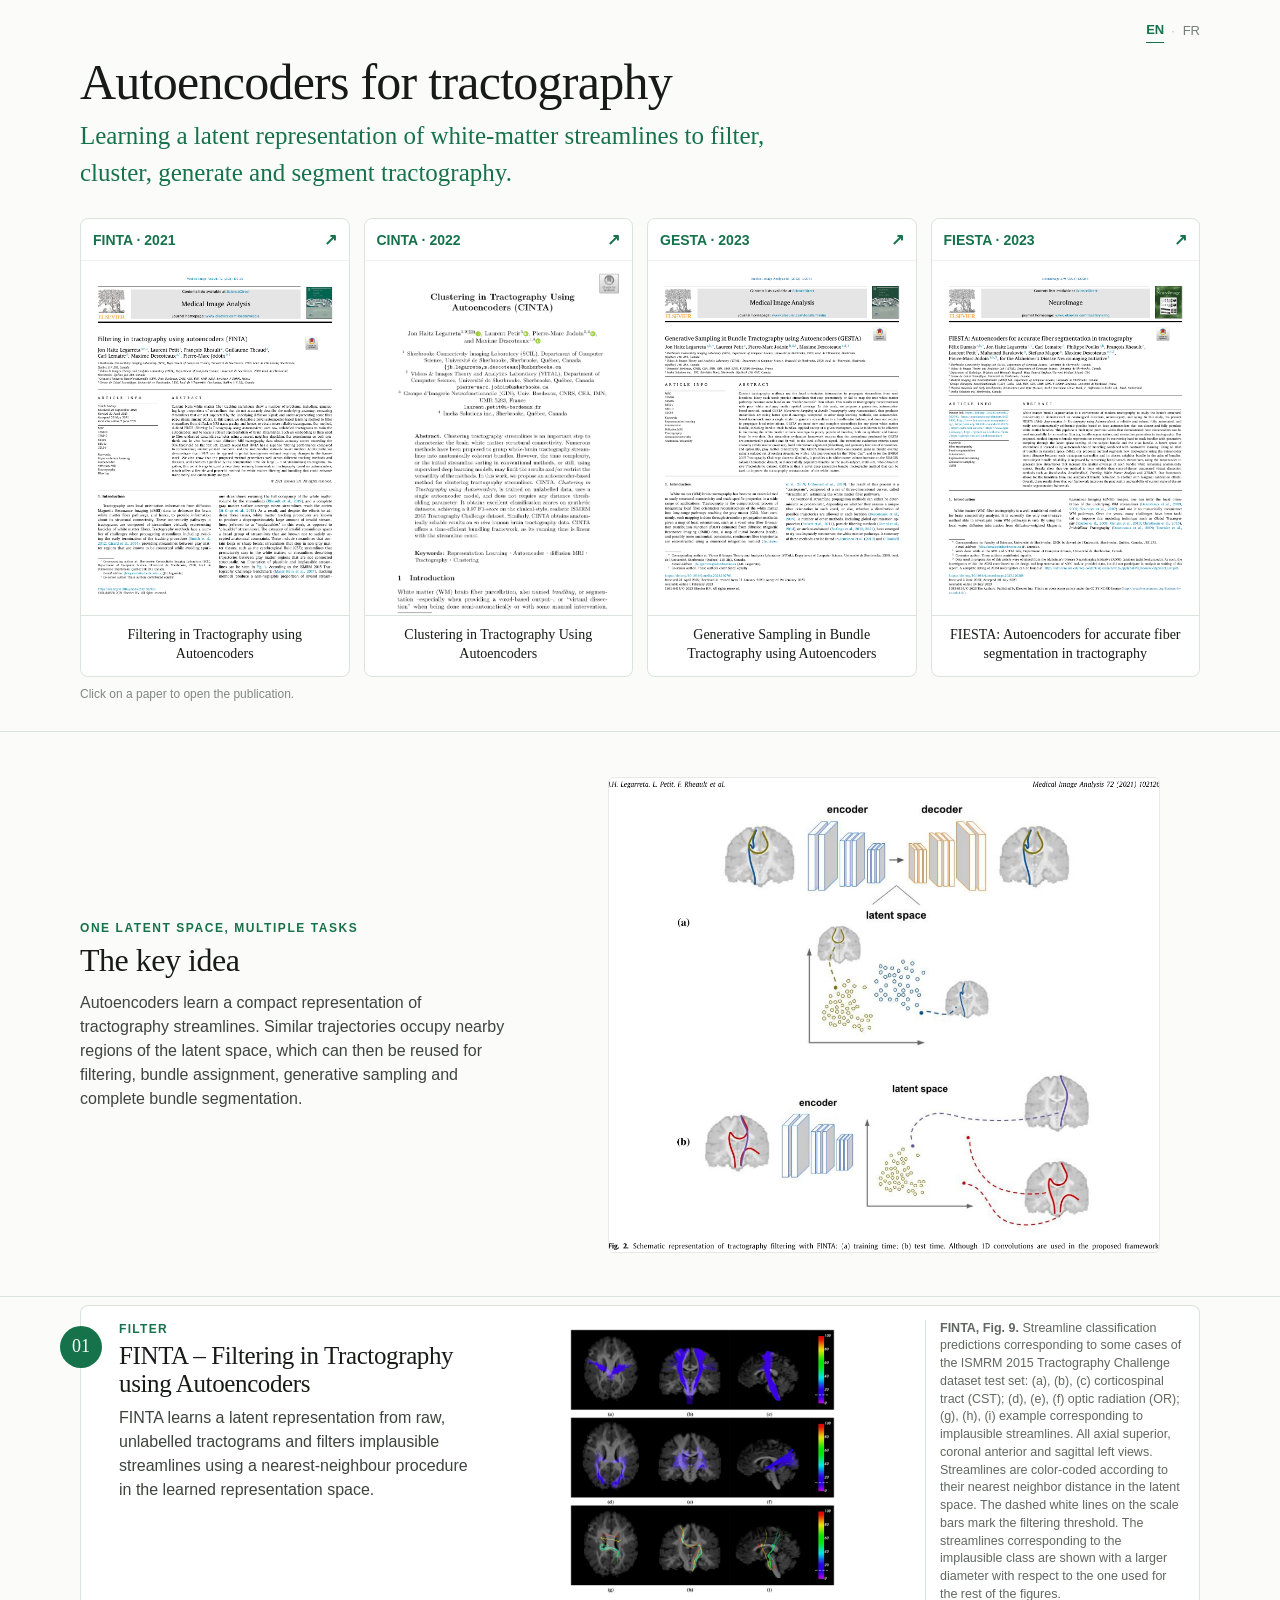
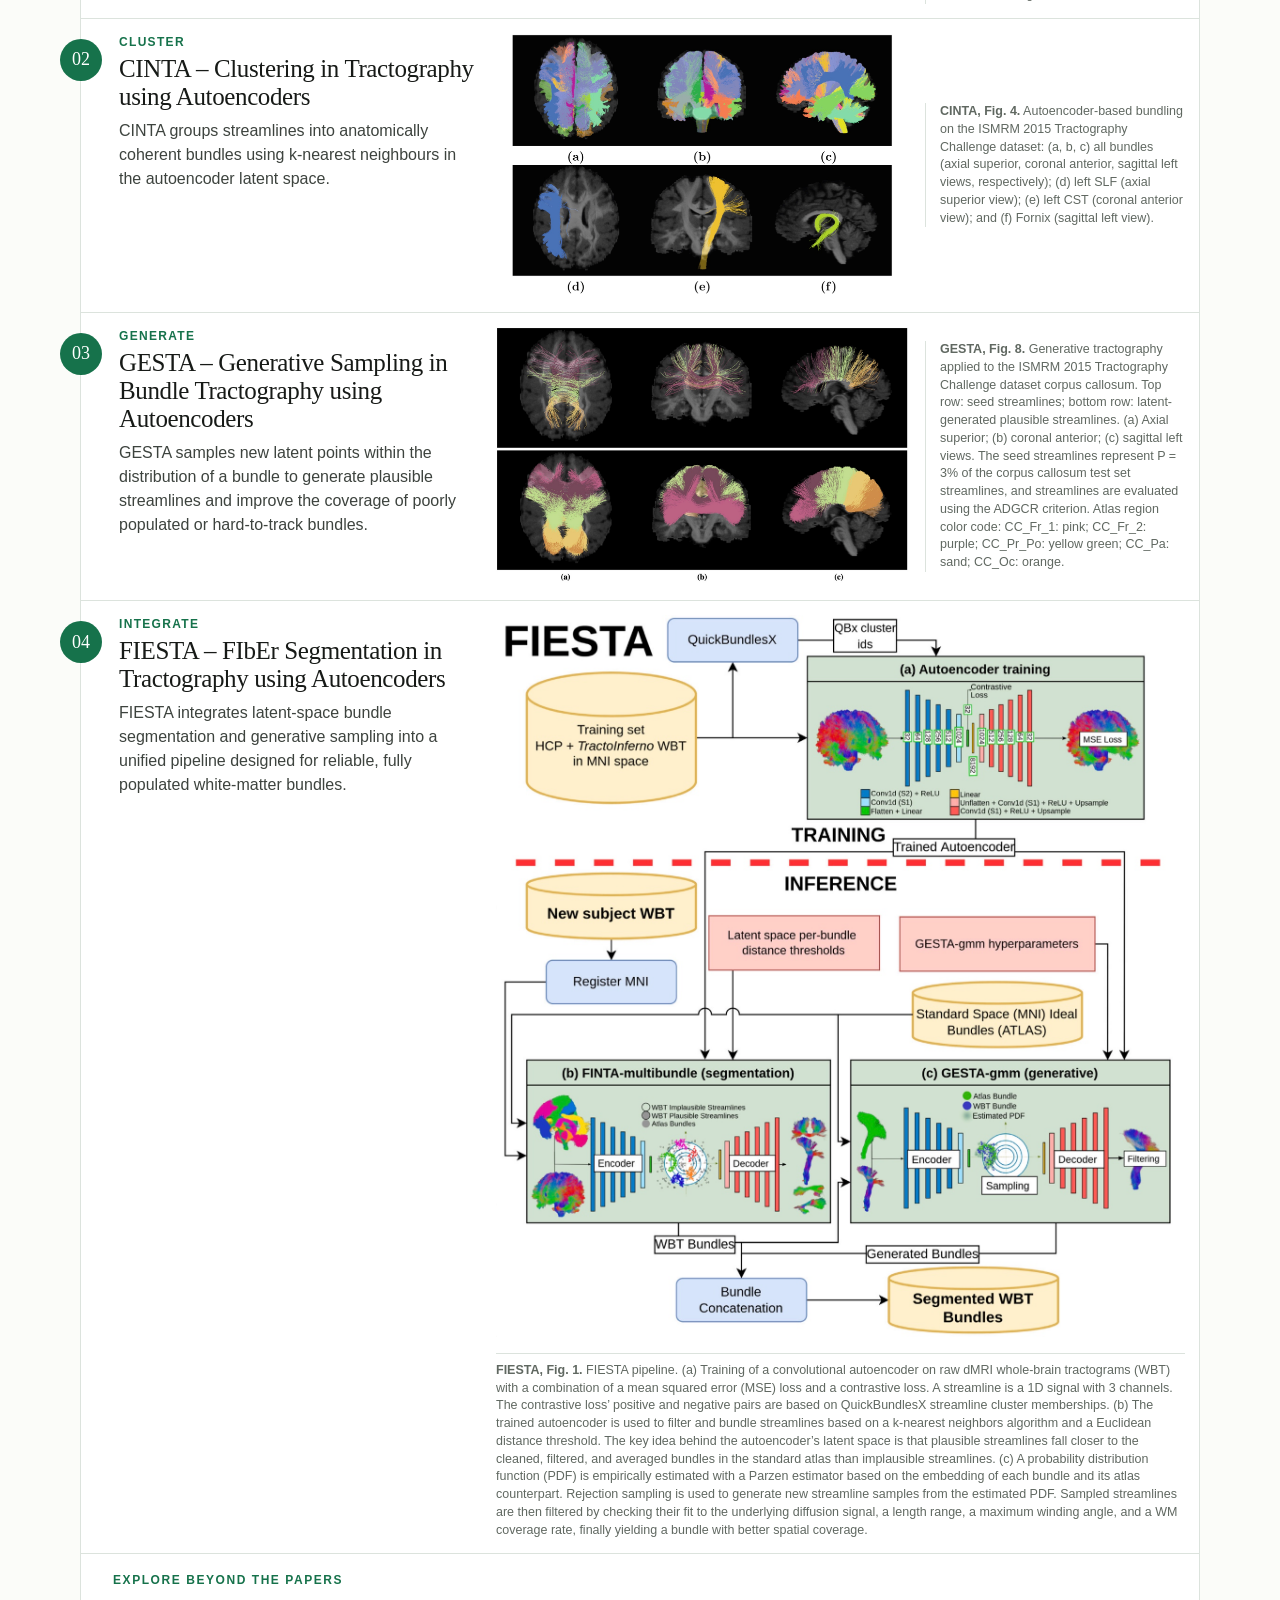
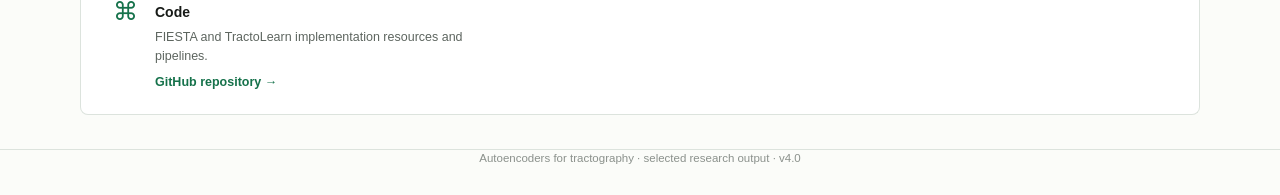
<file: autoencoders/index.html>
<!doctype html>
<html lang="en">
<head>
<meta charset="utf-8"/>
<meta name="viewport" content="width=device-width, initial-scale=1"/>
<title>Autoencoders for tractography</title>
<meta name="description" content="Selected research output on autoencoders for tractography: FINTA, CINTA, GESTA and FIESTA."/>
<link rel="stylesheet" href="style.css"/>
</head>
<body>
<div class="lang-switch" aria-label="Language"><button type="button" data-lang="en" class="active">EN</button><span>·</span><button type="button" data-lang="fr">FR</button></div>

<header id="top"><div class="wrap"><h1 data-i18n="title">Autoencoders for tractography</h1><p class="lede" data-i18n="lede">Learning a latent representation of white-matter streamlines to filter, cluster, generate and segment tractography.</p>
<div class="pubs">
<a class="pub" target="_blank" rel="noopener" href="assets/papers/FINTA_2021.pdf"><div class="pub-top"><span>FINTA · 2021</span><span class="ext">↗</span></div><div class="thumb"><img src="assets/images/finta-first-page.png" alt="First page of the FINTA article"></div><div class="pub-title">Filtering in Tractography using Autoencoders</div></a>
<a class="pub" target="_blank" rel="noopener" href="assets/papers/CINTA_2022.pdf"><div class="pub-top"><span>CINTA · 2022</span><span class="ext">↗</span></div><div class="thumb"><img src="assets/images/cinta-first-page.png" alt="First page of the CINTA article"></div><div class="pub-title">Clustering in Tractography Using Autoencoders</div></a>
<a class="pub" target="_blank" rel="noopener" href="assets/papers/GESTA_2023.pdf"><div class="pub-top"><span>GESTA · 2023</span><span class="ext">↗</span></div><div class="thumb"><img src="assets/images/gesta-first-page.png" alt="First page of the GESTA article"></div><div class="pub-title">Generative Sampling in Bundle Tractography using Autoencoders</div></a>
<a class="pub" target="_blank" rel="noopener" href="assets/papers/FIESTA_2023.pdf"><div class="pub-top"><span>FIESTA · 2023</span><span class="ext">↗</span></div><div class="thumb"><img src="assets/images/fiesta-first-page.png" alt="First page of the FIESTA article"></div><div class="pub-title">FIESTA: Autoencoders for accurate fiber segmentation in tractography</div></a>
</div><div class="hint" data-i18n="hint">Click on a paper to open the publication.</div></div></header>

<section class="idea"><div class="wrap idea-grid"><div><div class="kicker" data-i18n="idea_kicker">One latent space, multiple tasks</div><h2 data-i18n="idea_title">The key idea</h2><p data-i18n="idea_text">Autoencoders learn a compact representation of tractography streamlines. Similar trajectories occupy nearby regions of the latent space, which can then be reused for filtering, bundle assignment, generative sampling and complete bundle segmentation.</p></div><figure class="idea-figure"><img src="assets/images/overview-finta-autoencoder.png" alt="FINTA autoencoder and latent-space filtering schematic"></figure></div></section>

<section class="methods"><div class="wrap">
<article class="method" id="finta"><div class="method-num">01</div><div><div class="method-label" data-i18n="filter">Filter</div><h3>FINTA – Filtering in Tractography using Autoencoders</h3><p data-i18n="finta_text">FINTA learns a latent representation from raw, unlabelled tractograms and filters implausible streamlines using a nearest-neighbour procedure in the learned representation space.</p></div><div class="mfig"><img src="assets/images/FINTA_fig9.jpeg" alt="FINTA Figure 9 — streamline classification predictions"><div class="caption"><strong>FINTA, Fig. 9.</strong> Streamline classification predictions corresponding to some cases of the ISMRM 2015 Tractography Challenge dataset test set: (a), (b), (c) corticospinal tract (CST); (d), (e), (f) optic radiation (OR); (g), (h), (i) example corresponding to implausible streamlines. All axial superior, coronal anterior and sagittal left views. Streamlines are color-coded according to their nearest neighbor distance in the latent space. The dashed white lines on the scale bars mark the filtering threshold. The streamlines corresponding to the implausible class are shown with a larger diameter with respect to the one used for the rest of the figures.</div></div></article>

<article class="method" id="cinta"><div class="method-num">02</div><div><div class="method-label" data-i18n="cluster">Cluster</div><h3>CINTA – Clustering in Tractography using Autoencoders</h3><p data-i18n="cinta_text">CINTA groups streamlines into anatomically coherent bundles using k-nearest neighbours in the autoencoder latent space.</p></div><div class="mfig"><img src="assets/images/CINTA_fig4.jpeg" alt="CINTA Figure 4 — autoencoder-based bundling on the ISMRM 2015 Tractography Challenge dataset"><div class="caption"><strong>CINTA, Fig. 4.</strong> Autoencoder-based bundling on the ISMRM 2015 Tractography Challenge dataset: (a, b, c) all bundles (axial superior, coronal anterior, sagittal left views, respectively); (d) left SLF (axial superior view); (e) left CST (coronal anterior view); and (f) Fornix (sagittal left view).</div></div></article>

<article class="method" id="gesta"><div class="method-num">03</div><div><div class="method-label" data-i18n="generate">Generate</div><h3>GESTA – Generative Sampling in Bundle Tractography using Autoencoders</h3><p data-i18n="gesta_text">GESTA samples new latent points within the distribution of a bundle to generate plausible streamlines and improve the coverage of poorly populated or hard-to-track bundles.</p></div><div class="mfig"><img src="assets/images/GESTA_fig8.jpeg" alt="GESTA Figure 8 — generative tractography of the ISMRM 2015 corpus callosum"><div class="caption"><strong>GESTA, Fig. 8.</strong> Generative tractography applied to the ISMRM 2015 Tractography Challenge dataset corpus callosum. Top row: seed streamlines; bottom row: latent-generated plausible streamlines. (a) Axial superior; (b) coronal anterior; (c) sagittal left views. The seed streamlines represent P = 3% of the corpus callosum test set streamlines, and streamlines are evaluated using the ADGCR criterion. Atlas region color code: CC_Fr_1: pink; CC_Fr_2: purple; CC_Pr_Po: yellow green; CC_Pa: sand; CC_Oc: orange.</div></div></article>

<article class="method" id="fiesta"><div class="method-num">04</div><div><div class="method-label" data-i18n="integrate">Integrate</div><h3>FIESTA – FIbEr Segmentation in Tractography using Autoencoders</h3><p data-i18n="fiesta_text">FIESTA integrates latent-space bundle segmentation and generative sampling into a unified pipeline designed for reliable, fully populated white-matter bundles.</p></div><div class="mfig"><img src="assets/images/FIESTA_fig1.jpeg" alt="FIESTA Figure 1 — FIESTA pipeline"><div class="caption"><strong>FIESTA, Fig. 1.</strong> FIESTA pipeline. (a) Training of a convolutional autoencoder on raw dMRI whole-brain tractograms (WBT) with a combination of a mean squared error (MSE) loss and a contrastive loss. A streamline is a 1D signal with 3 channels. The contrastive loss’ positive and negative pairs are based on QuickBundlesX streamline cluster memberships. (b) The trained autoencoder is used to filter and bundle streamlines based on a k-nearest neighbors algorithm and a Euclidean distance threshold. The key idea behind the autoencoder’s latent space is that plausible streamlines fall closer to the cleaned, filtered, and averaged bundles in the standard atlas than implausible streamlines. (c) A probability distribution function (PDF) is empirically estimated with a Parzen estimator based on the embedding of each bundle and its atlas counterpart. Rejection sampling is used to generate new streamline samples from the estimated PDF. Sampled streamlines are then filtered by checking their fit to the underlying diffusion signal, a length range, a maximum winding angle, and a WM coverage rate, finally yielding a bundle with better spatial coverage.</div></div></article>

<div class="resources"><div class="kicker" data-i18n="explore">Explore beyond the papers</div><div class="resgrid"><div class="res"><div class="icon">⌘</div><div><b data-i18n="code">Code</b><p data-i18n="code_text">FIESTA and TractoLearn implementation resources and pipelines.</p><a href="https://github.com/scil-vital/fiesta" target="_blank" rel="noopener" data-i18n="repo">GitHub repository →</a></div></div></div></div>
</div></section>
<footer><div class="wrap"><span data-i18n="footer">Autoencoders for tractography · selected research output · v4.0</span></div></footer>
<script src="script.js"></script>
</body></html>
</file>
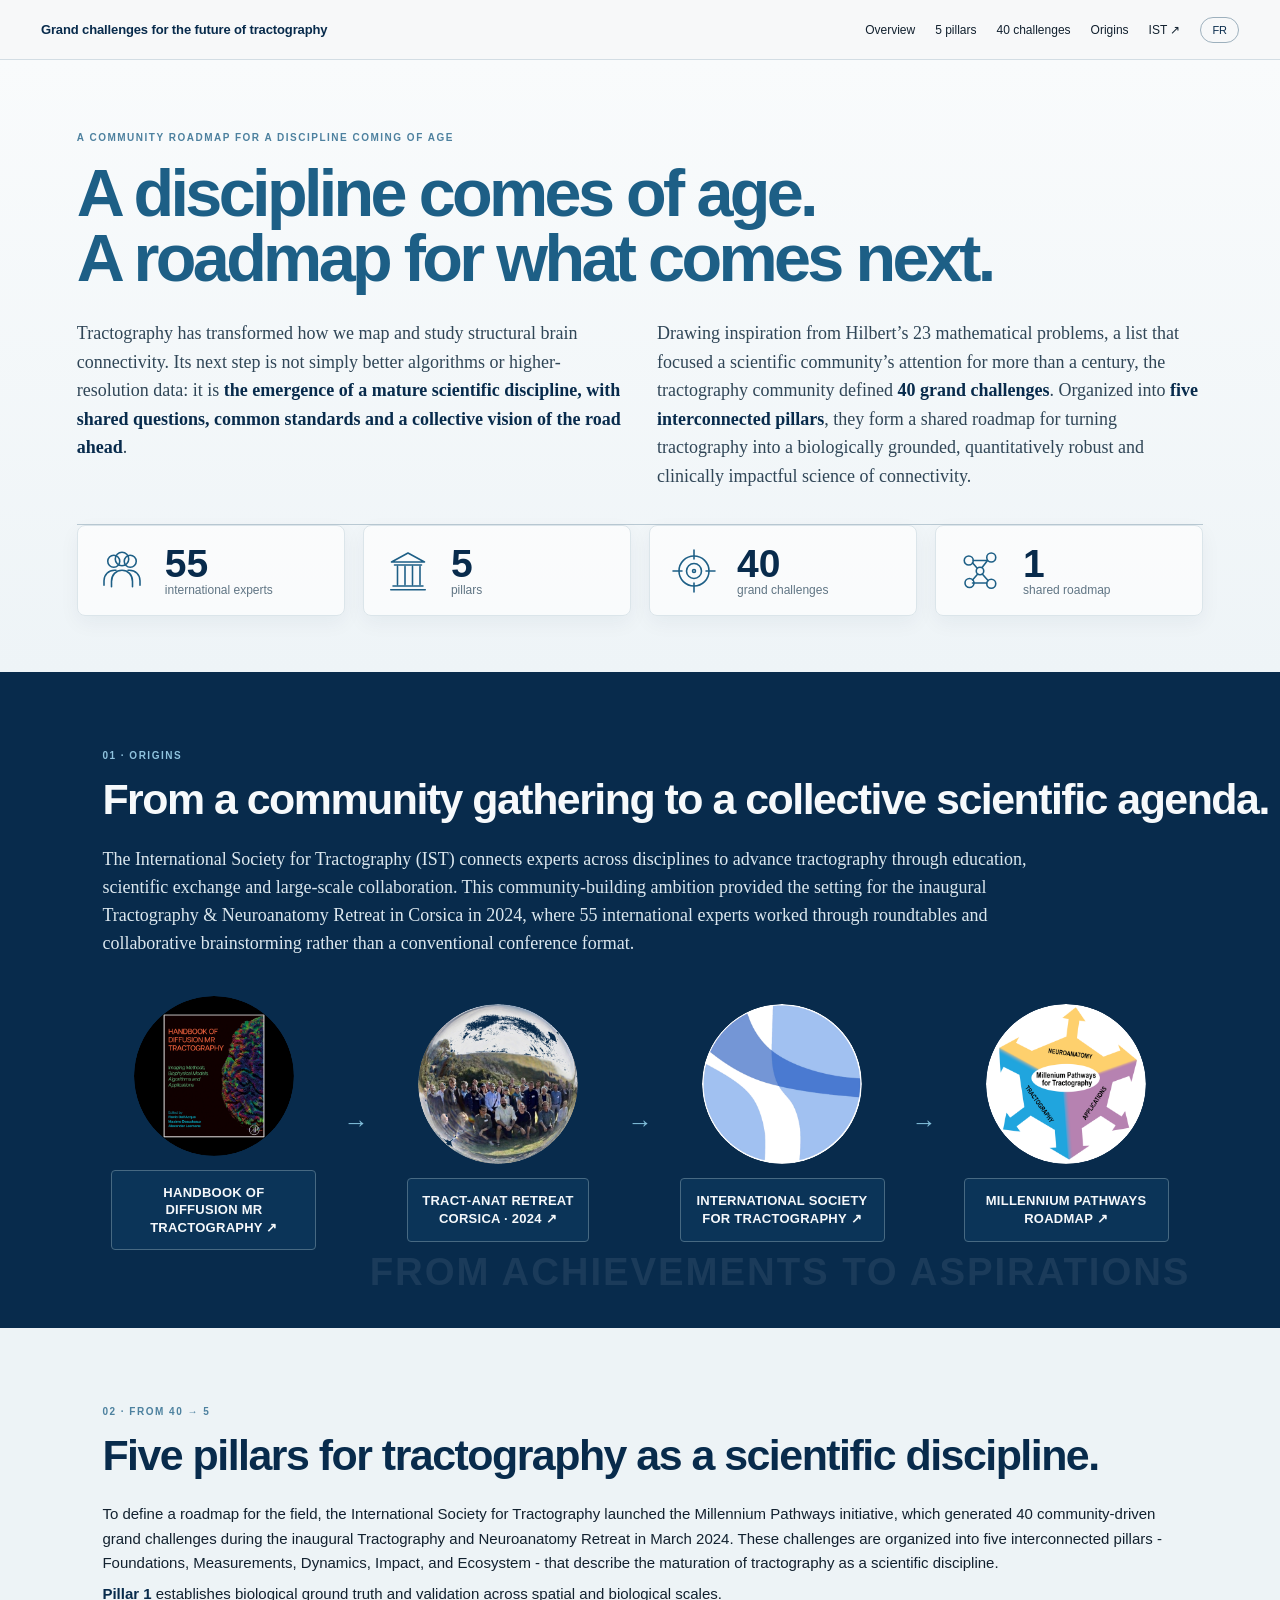
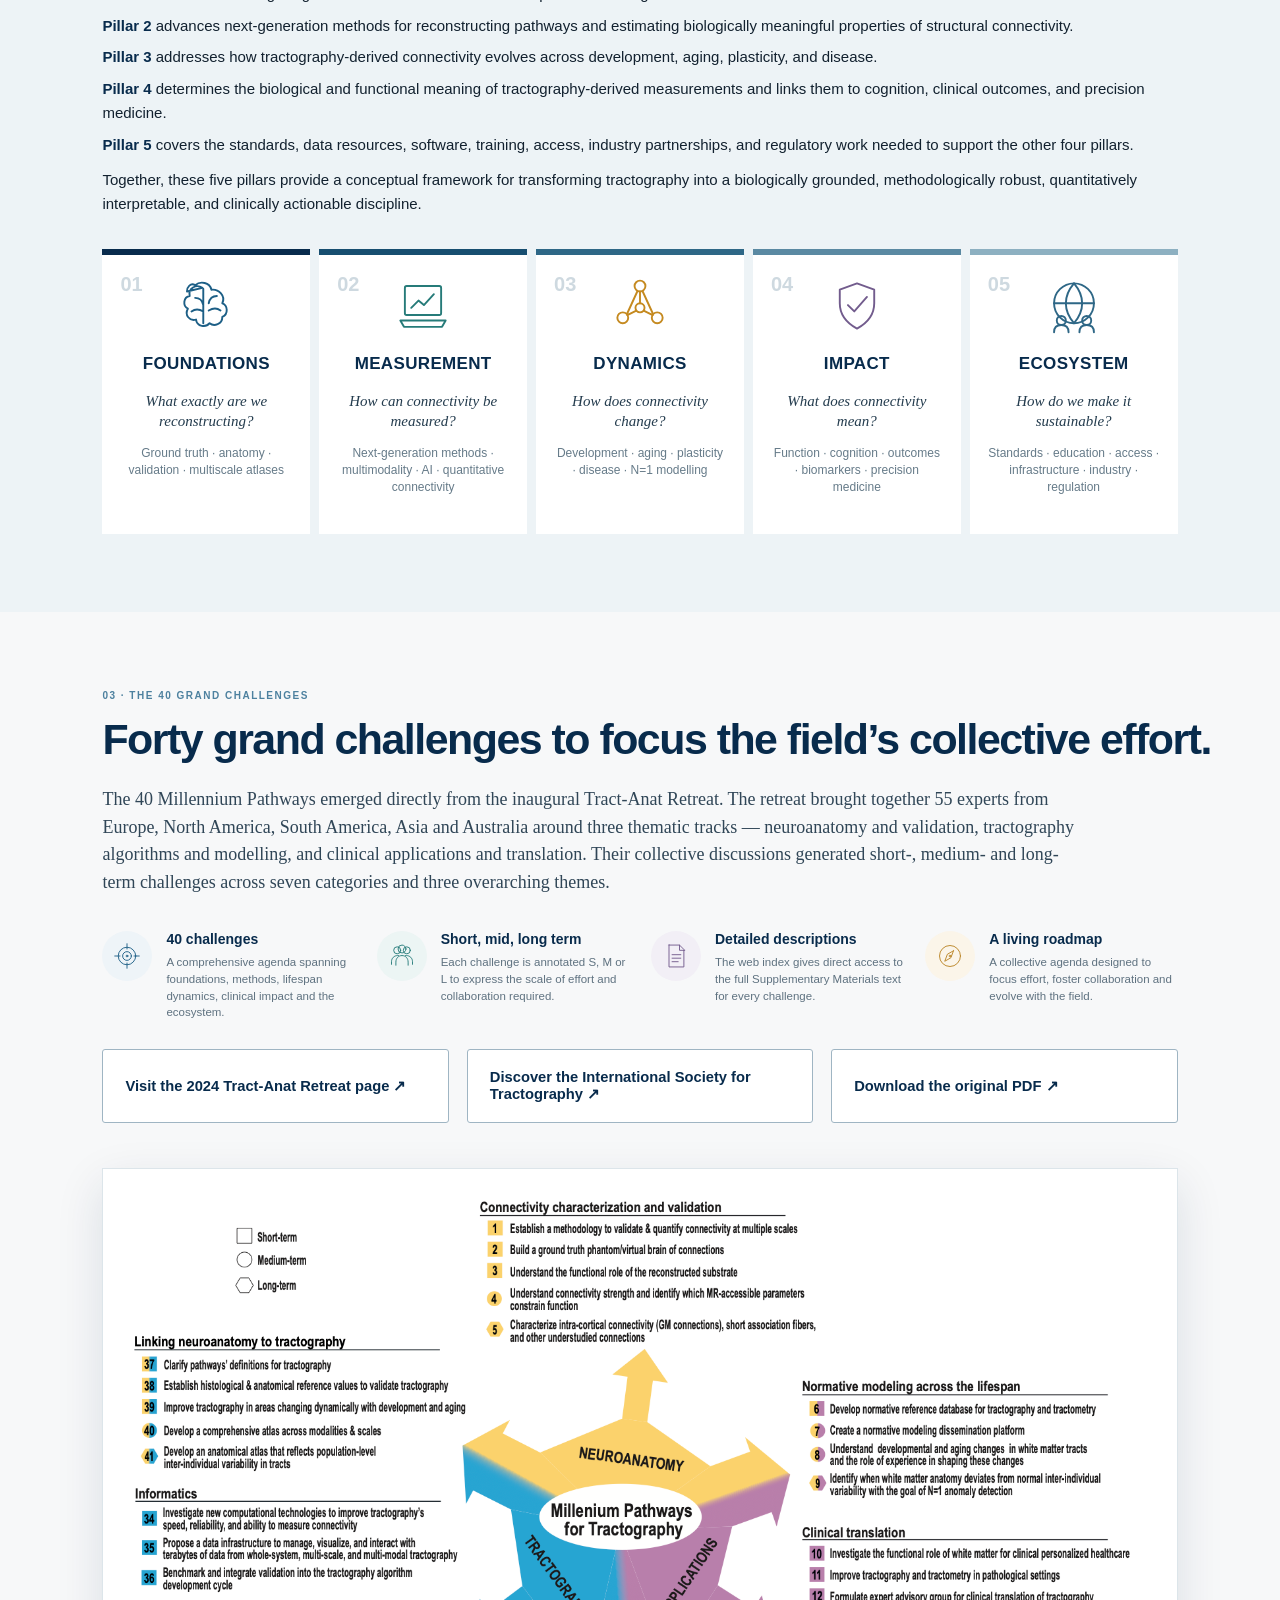
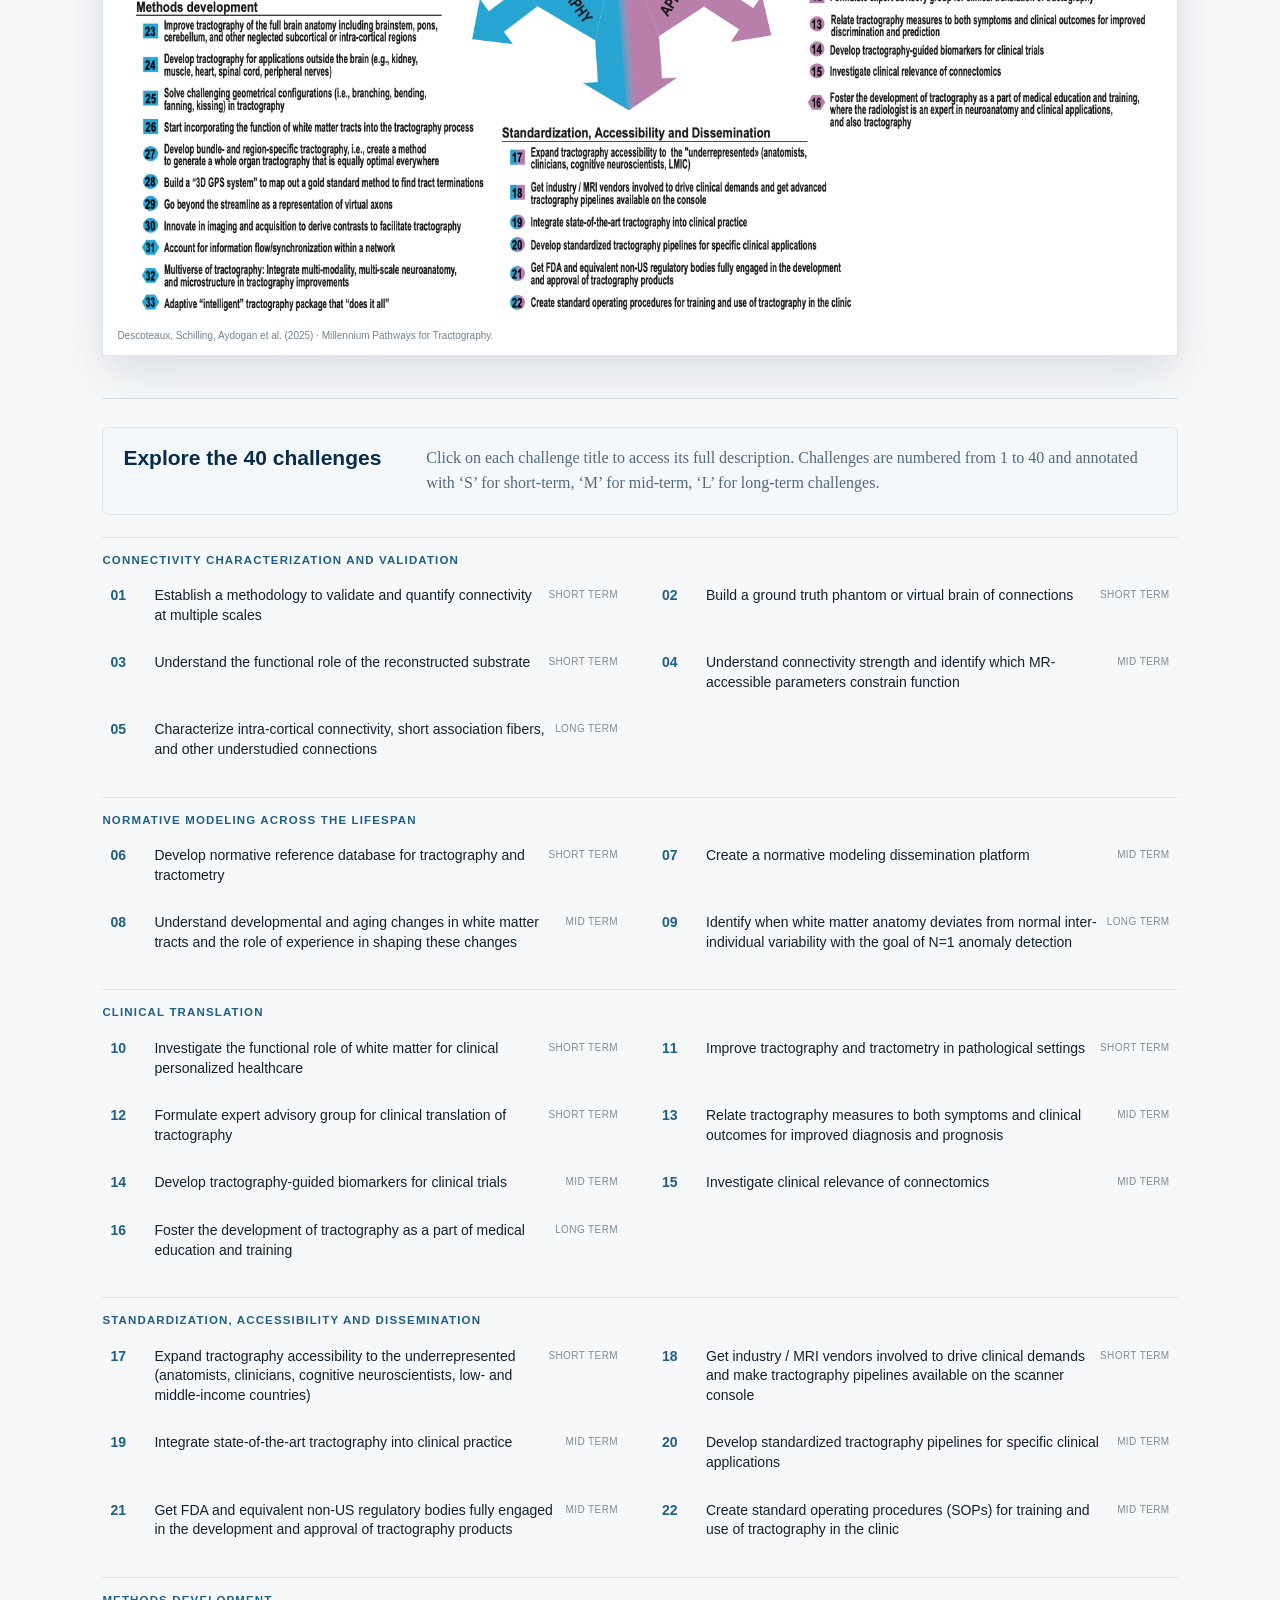
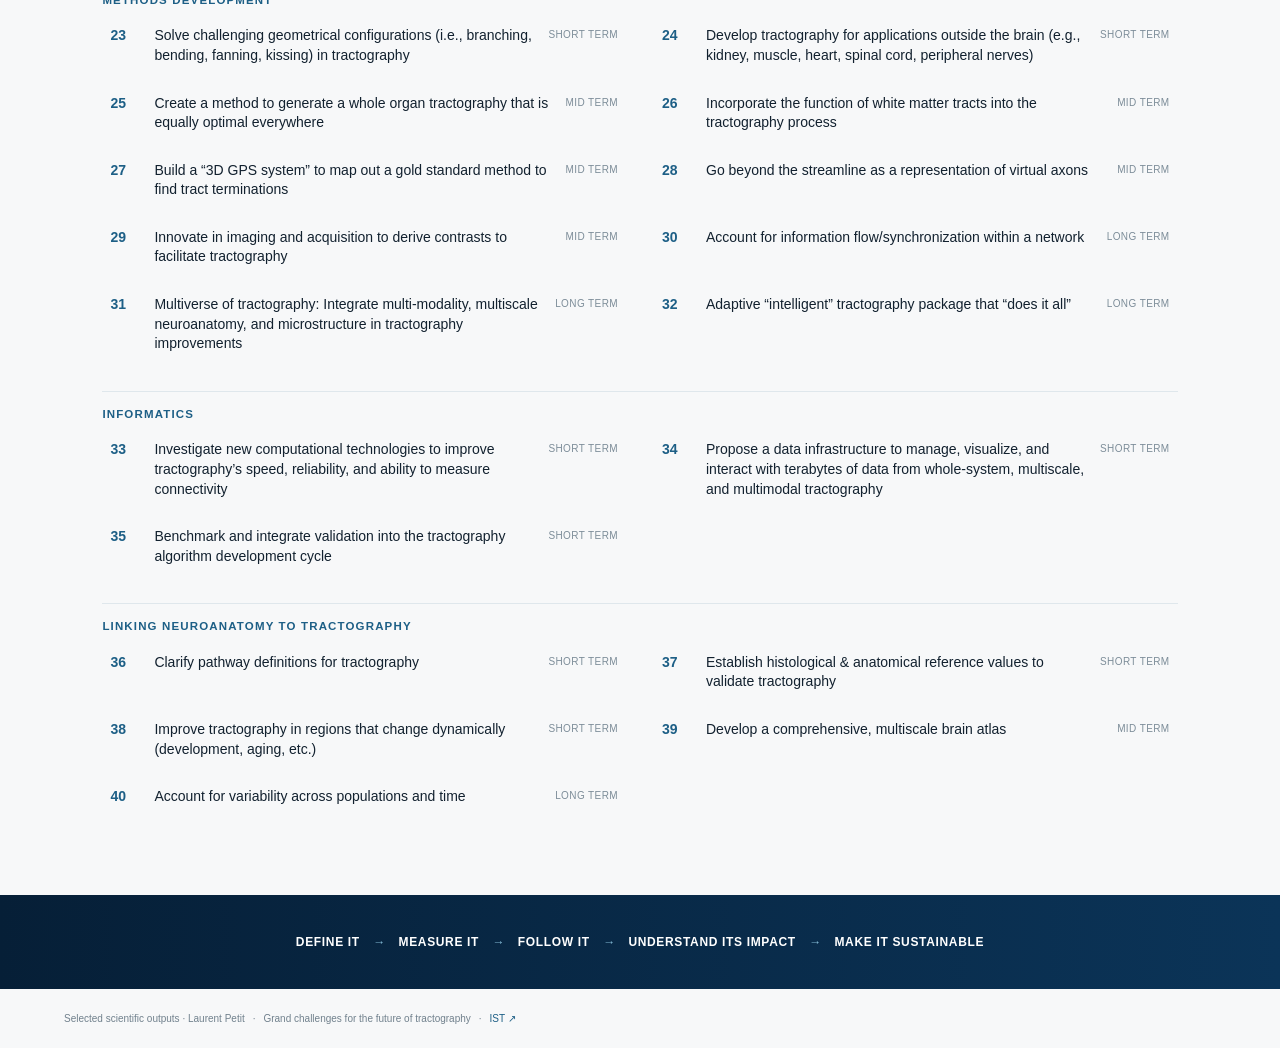
<file: grand_challenges/index.html>
<!doctype html><html lang="en"><head><meta charset="utf-8"><meta name="viewport" content="width=device-width,initial-scale=1"><title>Grand challenges for the future of tractography · v6.5</title><link rel="stylesheet" href="style.css"></head><body>
<header><a class="brand" href="#top">Grand challenges for the future of tractography</a><nav><a href="#top">Overview</a><a href="#pillars">5 pillars</a><a href="#40">40 challenges</a><a href="#origins">Origins</a><a href="https://tractography.io/" target="_blank" rel="noopener">IST ↗</a><button id="lang">FR</button></nav></header>
<main>
<section id="top" class="hero hero-v4">
<div class="eyebrow" data-en="A community roadmap for a discipline coming of age" data-fr="Une feuille de route communautaire pour une discipline en pleine maturation">A community roadmap for a discipline coming of age</div>
<h1><span data-en="A discipline comes of age." data-fr="Une discipline arrive à maturité.">A discipline comes of age.</span><br><span data-en="A roadmap for what comes next." data-fr="Une feuille de route pour la suite.">A roadmap for what comes next.</span></h1>
<div class="hero-copy">
<p><span data-en="Tractography has transformed how we map and study structural brain connectivity. Its next step is not simply better algorithms or higher-resolution data: it is " data-fr="La tractographie a transformé notre manière de cartographier et d’étudier la connectivité structurelle du cerveau. L’avenir ne consiste pas seulement à améliorer les algorithmes ou la résolution des données : elle correspond à ">Tractography has transformed how we map and study structural brain connectivity. Its next step is not simply better algorithms or higher-resolution data: it is </span><strong data-en="the emergence of a mature scientific discipline, with shared questions, common standards and a collective vision of the road ahead" data-fr="l’émergence d’une discipline scientifique mature, dotée de questions partagées, de standards communs et d’une vision collective de l’avenir">the emergence of a mature scientific discipline, with shared questions, common standards and a collective vision of the road ahead</strong><span>.</span></p>
<p data-en="Drawing inspiration from Hilbert’s 23 mathematical problems, a list that focused a scientific community’s attention for more than a century, the tractography community defined 40 grand challenges. Organized into five interconnected pillars, they form a shared roadmap for turning tractography into a biologically grounded, quantitatively robust and clinically impactful science of connectivity." data-fr="En s’inspirant des 23 problèmes de Hilbert, une liste de challenges qui a structuré l’attention d’une communauté scientifique pendant plus d’un siècle, la communauté de la tractographie a défini 40 grands défis. Organisés en cinq piliers interconnectés, ils constituent une feuille de route commune pour faire de la tractographie une science de la connectivité biologiquement fondée, quantitativement robuste et cliniquement utile.">Drawing inspiration from Hilbert’s 23 mathematical problems, a list that focused a scientific community’s attention for more than a century, the tractography community defined <strong>40 grand challenges</strong>. Organized into <strong>five interconnected pillars</strong>, they form a shared roadmap for turning tractography into a biologically grounded, quantitatively robust and clinically impactful science of connectivity.</p>
</div>
<div class="metrics metrics-v4">
<div><span class="metric-icon"><svg viewBox="0 0 64 64" aria-hidden="true"><circle cx="21" cy="19" r="8"/><circle cx="43" cy="19" r="8"/><circle cx="32" cy="16" r="9"/><path d="M8 51v-6c0-8 6-14 14-14h2M56 51v-6c0-8-6-14-14-14h-2M18 53v-7c0-9 6-15 14-15s14 6 14 15v7"/></svg></span><b>55</b><small data-en="international experts" data-fr="experts internationaux">international experts</small></div>
<div><span class="metric-icon"><svg viewBox="0 0 64 64" aria-hidden="true"><path d="M10 20h44L32 8 10 20Z"/><path d="M14 24h36M18 26v24M28 26v24M38 26v24M48 26v24M12 52h40M9 57h46"/></svg></span><b>5</b><small data-en="pillars" data-fr="piliers">pillars</small></div>
<div><span class="metric-icon"><svg viewBox="0 0 64 64" aria-hidden="true"><circle cx="32" cy="32" r="20"/><circle cx="32" cy="32" r="10"/><circle cx="32" cy="32" r="2"/><path d="M32 4v12M32 48v12M4 32h12M48 32h12"/></svg></span><b>40</b><small data-en="grand challenges" data-fr="grands défis">grand challenges</small></div>
<div><span class="metric-icon"><svg viewBox="0 0 64 64" aria-hidden="true"><circle cx="17" cy="18" r="6"/><circle cx="47" cy="14" r="6"/><circle cx="47" cy="49" r="6"/><circle cx="18" cy="48" r="6"/><circle cx="32" cy="32" r="5"/><path d="M22 21l6 7M42 18l-7 9M43 45l-8-9M22 44l7-8M23 18h18M22 48h19"/></svg></span><b>1</b><small data-en="shared roadmap" data-fr="feuille de route partagée">shared roadmap</small></div></div>
</section>
<section id="origins" class="dark"><div class="kicker">01 · ORIGINS</div><h2 data-en="From a community gathering to a collective scientific agenda." data-fr="D’une rencontre communautaire à un agenda scientifique collectif.">From a community gathering to a collective scientific agenda.</h2><p data-en="The International Society for Tractography (IST) connects experts across disciplines to advance tractography through education, scientific exchange and large-scale collaboration. This community-building ambition provided the setting for the inaugural Tractography & Neuroanatomy Retreat in Corsica in 2024, where 55 international experts worked through roundtables and collaborative brainstorming rather than a conventional conference format." data-fr="L’International Society for Tractography (IST) rassemble des expertises de disciplines différentes afin de faire progresser la tractographie par la formation, les échanges scientifiques et les collaborations à grande échelle. Cette ambition de structuration communautaire a fourni le cadre du premier Tractography & Neuroanatomy Retreat, organisé en Corse en 2024, où 55 experts internationaux ont travaillé sous forme de tables rondes et de réflexion collaborative plutôt que selon un format de congrès conventionnel.">The International Society for Tractography (IST) connects experts across disciplines to advance tractography through education, scientific exchange and large-scale collaboration. This community-building ambition provided the setting for the inaugural Tractography & Neuroanatomy Retreat in Corsica in 2024, where 55 international experts worked through roundtables and collaborative brainstorming rather than a conventional conference format.</p><div class="timeline timeline-icons timeline-images">
<a class="timeline-step" href="https://www.sciencedirect.com/book/edited-volume/9780128188941/handbook-of-diffusion-mr-tractography" target="_blank" rel="noopener"><span class="timeline-image"><img src="assets/01-handbook_f.png" alt="Handbook of Diffusion MR Tractography cover"></span><span class="timeline-label">Handbook of Diffusion MR Tractography ↗</span></a><i>→</i>
<a class="timeline-step" href="https://tractography.io/events/tractanat_retreat_2024" target="_blank" rel="noopener"><span class="timeline-image"><img src="assets/02-corsica_f.png" alt="Participants at the 2024 Tract-Anat Retreat in Corsica"></span><span class="timeline-label">Tract-Anat Retreat<br>Corsica · 2024 ↗</span></a><i>→</i>
<a class="timeline-step" href="https://tractography.io/" target="_blank" rel="noopener"><span class="timeline-image"><img src="assets/03-ist_f.png" alt="International Society for Tractography logo"></span><span class="timeline-label">International Society for Tractography ↗</span></a><i>→</i>
<a class="timeline-step" href="#40"><span class="timeline-image"><img src="assets/04-challenges_f.png" alt="Millennium Pathways for Tractography roadmap"></span><span class="timeline-label">Millennium Pathways roadmap ↗</span></a>
</div></section>
<section id="pillars" class="pillars"><div class="kicker">02 · FROM 40 → 5</div><h2 data-en="Five pillars for tractography as a scientific discipline." data-fr="Cinq piliers pour faire de la tractographie une discipline scientifique.">Five pillars for tractography as a scientific discipline.</h2><div class="intro pillar-intro" data-lang-block="en"><p>To define a roadmap for the field, the International Society for Tractography launched the Millennium Pathways initiative, which generated 40 community-driven grand challenges during the inaugural Tractography and Neuroanatomy Retreat in March 2024. These challenges are organized into five interconnected pillars - Foundations, Measurements, Dynamics, Impact, and Ecosystem - that describe the maturation of tractography as a scientific discipline.</p><p><strong>Pillar 1</strong> establishes biological ground truth and validation across spatial and biological scales.</p><p><strong>Pillar 2</strong> advances next-generation methods for reconstructing pathways and estimating biologically meaningful properties of structural connectivity.</p><p><strong>Pillar 3</strong> addresses how tractography-derived connectivity evolves across development, aging, plasticity, and disease.</p><p><strong>Pillar 4</strong> determines the biological and functional meaning of tractography-derived measurements and links them to cognition, clinical outcomes, and precision medicine.</p><p><strong>Pillar 5</strong> covers the standards, data resources, software, training, access, industry partnerships, and regulatory work needed to support the other four pillars.</p><p>Together, these five pillars provide a conceptual framework for transforming tractography into a biologically grounded, methodologically robust, quantitatively interpretable, and clinically actionable discipline.</p></div><div class="intro pillar-intro" data-lang-block="fr" hidden><p>Pour définir une feuille de route pour le domaine, l’International Society for Tractography a lancé l’initiative Millennium Pathways, qui a généré 40 grands défis issus de la communauté lors du premier Tractography and Neuroanatomy Retreat en mars 2024. Ces défis sont organisés en cinq piliers interconnectés — Foundations, Measurements, Dynamics, Impact et Ecosystem — qui décrivent la maturation de la tractographie en tant que discipline scientifique.</p><p><strong>Pilier 1</strong> établit les bases de vérité biologique et la validation à travers les échelles spatiales et biologiques.</p><p><strong>Pilier 2</strong> fait progresser les méthodes de nouvelle génération pour reconstruire les voies et estimer des propriétés biologiquement significatives de la connectivité structurelle.</p><p><strong>Pilier 3</strong> examine comment la connectivité dérivée de la tractographie évolue au cours du développement, du vieillissement, de la plasticité et de la maladie.</p><p><strong>Pilier 4</strong> détermine la signification biologique et fonctionnelle des mesures dérivées de la tractographie et les relie à la cognition, aux résultats cliniques et à la médecine de précision.</p><p><strong>Pilier 5</strong> couvre les standards, les ressources de données, les logiciels, la formation, l’accès, les partenariats industriels et les travaux réglementaires nécessaires pour soutenir les quatre autres piliers.</p><p>Ensemble, ces cinq piliers fournissent un cadre conceptuel pour transformer la tractographie en une discipline biologiquement fondée, méthodologiquement robuste, quantitativement interprétable et cliniquement exploitable.</p></div><div class="cards cards-icons">
<article><span class="card-icon"><svg viewBox="0 0 64 64" aria-hidden="true"><path d="M28 12c-7-5-16 1-14 9-7 1-8 11-2 14-4 7 2 14 9 12 1 8 11 9 15 4 5 4 14 1 14-7 7-3 6-13 0-15 4-8-4-16-12-15-2-8-12-10-18-5-5-3-9 2-9 7Z"/><path d="M29 13v38M20 23c5 0 8 3 9 8M16 38c4-3 8-3 13 0M44 21c-5 0-8 3-9 8M48 37c-4-3-8-3-13 0"/></svg></span><b>01</b><h3>FOUNDATIONS</h3><em>What exactly are we reconstructing?</em><p>Ground truth · anatomy · validation · multiscale atlases</p></article>
<article><span class="card-icon"><svg viewBox="0 0 64 64" aria-hidden="true"><rect x="12" y="10" width="40" height="32" rx="2"/><path d="M7 48h50l-4 7H11l-4-7ZM19 34l8-8 6 5 11-12"/></svg></span><b>02</b><h3>MEASUREMENT</h3><em>How can connectivity be measured?</em><p>Next-generation methods · multimodality · AI · quantitative connectivity</p></article>
<article><span class="card-icon"><svg viewBox="0 0 64 64" aria-hidden="true"><circle cx="32" cy="10" r="6"/><circle cx="13" cy="45" r="6"/><circle cx="51" cy="45" r="6"/><circle cx="32" cy="34" r="5"/><path d="M32 16v13M28 37 18 42M36 37l10 5M18 40l11-24M46 40 35 16"/></svg></span><b>03</b><h3>DYNAMICS</h3><em>How does connectivity change?</em><p>Development · aging · plasticity · disease · N=1 modelling</p></article>
<article><span class="card-icon"><svg viewBox="0 0 64 64" aria-hidden="true"><path d="M32 7 51 14v15c0 13-8 22-19 28C21 51 13 42 13 29V14l19-7Z"/><path d="m22 31 7 7 14-16"/></svg></span><b>04</b><h3>IMPACT</h3><em>What does connectivity mean?</em><p>Function · cognition · outcomes · biomarkers · precision medicine</p></article>
<article><span class="card-icon"><svg viewBox="0 0 64 64" aria-hidden="true"><circle cx="32" cy="29" r="22"/><path d="M10 29h44M32 7c6 7 9 14 9 22s-3 15-9 22c-6-7-9-14-9-22s3-15 9-22"/><circle cx="18" cy="48" r="5"/><circle cx="46" cy="48" r="5"/><path d="M10 61c0-5 3-8 8-8s8 3 8 8M38 61c0-5 3-8 8-8s8 3 8 8"/></svg></span><b>05</b><h3>ECOSYSTEM</h3><em>How do we make it sustainable?</em><p>Standards · education · access · infrastructure · industry · regulation</p></article></div></section>
<section id="40"><div class="kicker">03 · THE 40 GRAND CHALLENGES</div><h2 data-en="Forty grand challenges to focus the field’s collective effort." data-fr="Quarante grands défis pour concentrer l’effort collectif de la discipline.">Forty grand challenges to focus the field’s collective effort.</h2><p data-en="The 40 Millennium Pathways emerged directly from the inaugural Tract-Anat Retreat. The retreat brought together 55 experts from Europe, North America, South America, Asia and Australia around three thematic tracks — neuroanatomy and validation, tractography algorithms and modelling, and clinical applications and translation. Their collective discussions generated short-, medium- and long-term challenges across seven categories and three overarching themes." data-fr="Les 40 Millennium Pathways sont directement issus du premier Tract-Anat Retreat. La rencontre a réuni 55 experts d’Europe, d’Amérique du Nord et du Sud, d’Asie et d’Australie autour de trois axes — neuroanatomie et validation, algorithmes et modélisation de la tractographie, applications cliniques et translation. Les discussions collectives ont fait émerger des défis à court, moyen et long terme, répartis en sept catégories et trois grands thèmes.">The 40 Millennium Pathways emerged directly from the inaugural Tract-Anat Retreat. The retreat brought together 55 experts from Europe, North America, South America, Asia and Australia around three thematic tracks — neuroanatomy and validation, tractography algorithms and modelling, and clinical applications and translation. Their collective discussions generated short-, medium- and long-term challenges across seven categories and three overarching themes.</p><div class="challenge-features">
<article><span class="feature-icon"><svg viewBox="0 0 64 64" aria-hidden="true"><circle cx="32" cy="32" r="20"/><circle cx="32" cy="32" r="10"/><circle cx="32" cy="32" r="2"/><path d="M32 4v12M32 48v12M4 32h12M48 32h12"/></svg></span><div><h3>40 challenges</h3><p data-en="A comprehensive agenda spanning foundations, methods, lifespan dynamics, clinical impact and the ecosystem." data-fr="Un agenda complet couvrant les fondements, les méthodes, la dynamique au cours de la vie, l’impact clinique et l’écosystème.">A comprehensive agenda spanning foundations, methods, lifespan dynamics, clinical impact and the ecosystem.</p></div></article>
<article><span class="feature-icon"><svg viewBox="0 0 64 64" aria-hidden="true"><circle cx="21" cy="19" r="8"/><circle cx="43" cy="19" r="8"/><circle cx="32" cy="16" r="9"/><path d="M8 51v-6c0-8 6-14 14-14h2M56 51v-6c0-8-6-14-14-14h-2M18 53v-7c0-9 6-15 14-15s14 6 14 15v7"/></svg></span><div><h3 data-en="Short, mid, long term" data-fr="Court, moyen, long terme">Short, mid, long term</h3><p data-en="Each challenge is annotated S, M or L to express the scale of effort and collaboration required." data-fr="Chaque défi est annoté S, M ou L pour exprimer l’ampleur de l’effort et de la collaboration requis.">Each challenge is annotated S, M or L to express the scale of effort and collaboration required.</p></div></article>
<article><span class="feature-icon"><svg viewBox="0 0 64 64" aria-hidden="true"><path d="M16 7h24l10 10v40H16V7Z"/><path d="M40 7v12h12M23 29h20M23 37h20M23 45h14"/></svg></span><div><h3 data-en="Detailed descriptions" data-fr="Descriptions détaillées">Detailed descriptions</h3><p data-en="The web index gives direct access to the full Supplementary Materials text for every challenge." data-fr="L’index web donne un accès direct au texte complet des Supplementary Materials pour chaque défi.">The web index gives direct access to the full Supplementary Materials text for every challenge.</p></div></article>
<article><span class="feature-icon"><svg viewBox="0 0 64 64" aria-hidden="true"><circle cx="32" cy="32" r="24"/><path d="m40 20-6 16-14 8 6-16 14-8Z"/><circle cx="32" cy="32" r="2"/></svg></span><div><h3 data-en="A living roadmap" data-fr="Une feuille de route vivante">A living roadmap</h3><p data-en="A collective agenda designed to focus effort, foster collaboration and evolve with the field." data-fr="Un agenda collectif conçu pour concentrer les efforts, favoriser les collaborations et évoluer avec la discipline.">A collective agenda designed to focus effort, foster collaboration and evolve with the field.</p></div></article>
</div><div class="source-links"><a href="https://tractography.io/events/tractanat_retreat_2024" target="_blank" rel="noopener" data-en="Visit the 2024 Tract-Anat Retreat page ↗" data-fr="Voir la page du Tract-Anat Retreat 2024 ↗">Visit the 2024 Tract-Anat Retreat page ↗</a><a href="https://tractography.io/" target="_blank" rel="noopener" data-en="Discover the International Society for Tractography ↗" data-fr="Découvrir l’International Society for Tractography ↗">Discover the International Society for Tractography ↗</a><a href="https://arxiv.org/abs/2509.26259" target="_blank" rel="noopener" data-en="Download the original PDF ↗" data-fr="Télécharger le PDF original ↗">Download the original PDF ↗</a></div>
<figure class="interactive-figure"><div class="figure-stage"><img src="assets/millennium-figure.png" alt="The Millennium Pathways for Tractography — grand challenges"></div><figcaption>Descoteaux, Schilling, Aydogan et al. (2025) · Millennium Pathways for Tractography.</figcaption></figure>
<div class="challenge-explorer"><div class="explorer-head"><h3 data-en="Explore the 40 challenges" data-fr="Explorer les 40 challenges">Explore the 40 challenges</h3><p data-en="Click on each challenge title to access its full description. Challenges are numbered from 1 to 40 and annotated with ‘S’ for short-term, ‘M’ for mid-term, ‘L’ for long-term challenges." data-fr="Cliquez sur le titre de chaque challenge pour accéder à sa description complète. Les challenges sont numérotés de 1 à 40 et annotés ‘S’ pour les défis à court terme, ‘M’ pour le moyen terme et ‘L’ pour le long terme.">Click on each challenge title to access its full description. Challenges are numbered from 1 to 40 and annotated with ‘S’ for short-term, ‘M’ for mid-term, ‘L’ for long-term challenges.</p></div><div id="challenge-index" class="challenge-index"></div></div></section>
<section class="sequence"><span>DEFINE IT</span><i>→</i><span>MEASURE IT</span><i>→</i><span>FOLLOW IT</span><i>→</i><span>UNDERSTAND ITS IMPACT</span><i>→</i><span>MAKE IT SUSTAINABLE</span></section>
<div id="challenge-modal" class="challenge-modal" aria-hidden="true"><div class="modal-backdrop" data-close-modal></div><article class="modal-panel" role="dialog" aria-modal="true" aria-labelledby="modal-title"><button class="modal-close" type="button" data-close-modal aria-label="Close">×</button><div class="modal-meta"><span id="modal-number"></span><span id="modal-term"></span><span id="modal-category"></span></div><h3 id="modal-title"></h3><div id="modal-body" class="modal-body"></div><div class="modal-source" data-en="Detailed description from the Supplementary Materials of the current manuscript (English)." data-fr="Description détaillée issue des Supplementary Materials du manuscrit actuel (en anglais).">Detailed description from the Supplementary Materials of the current manuscript (English).</div></article></div>
</main><footer>Selected scientific outputs · Laurent Petit <span>·</span> Grand challenges for the future of tractography <span>·</span> <a href="https://tractography.io/" target="_blank" rel="noopener">IST ↗</a></footer><script src="script.js"></script></body></html>
</file>
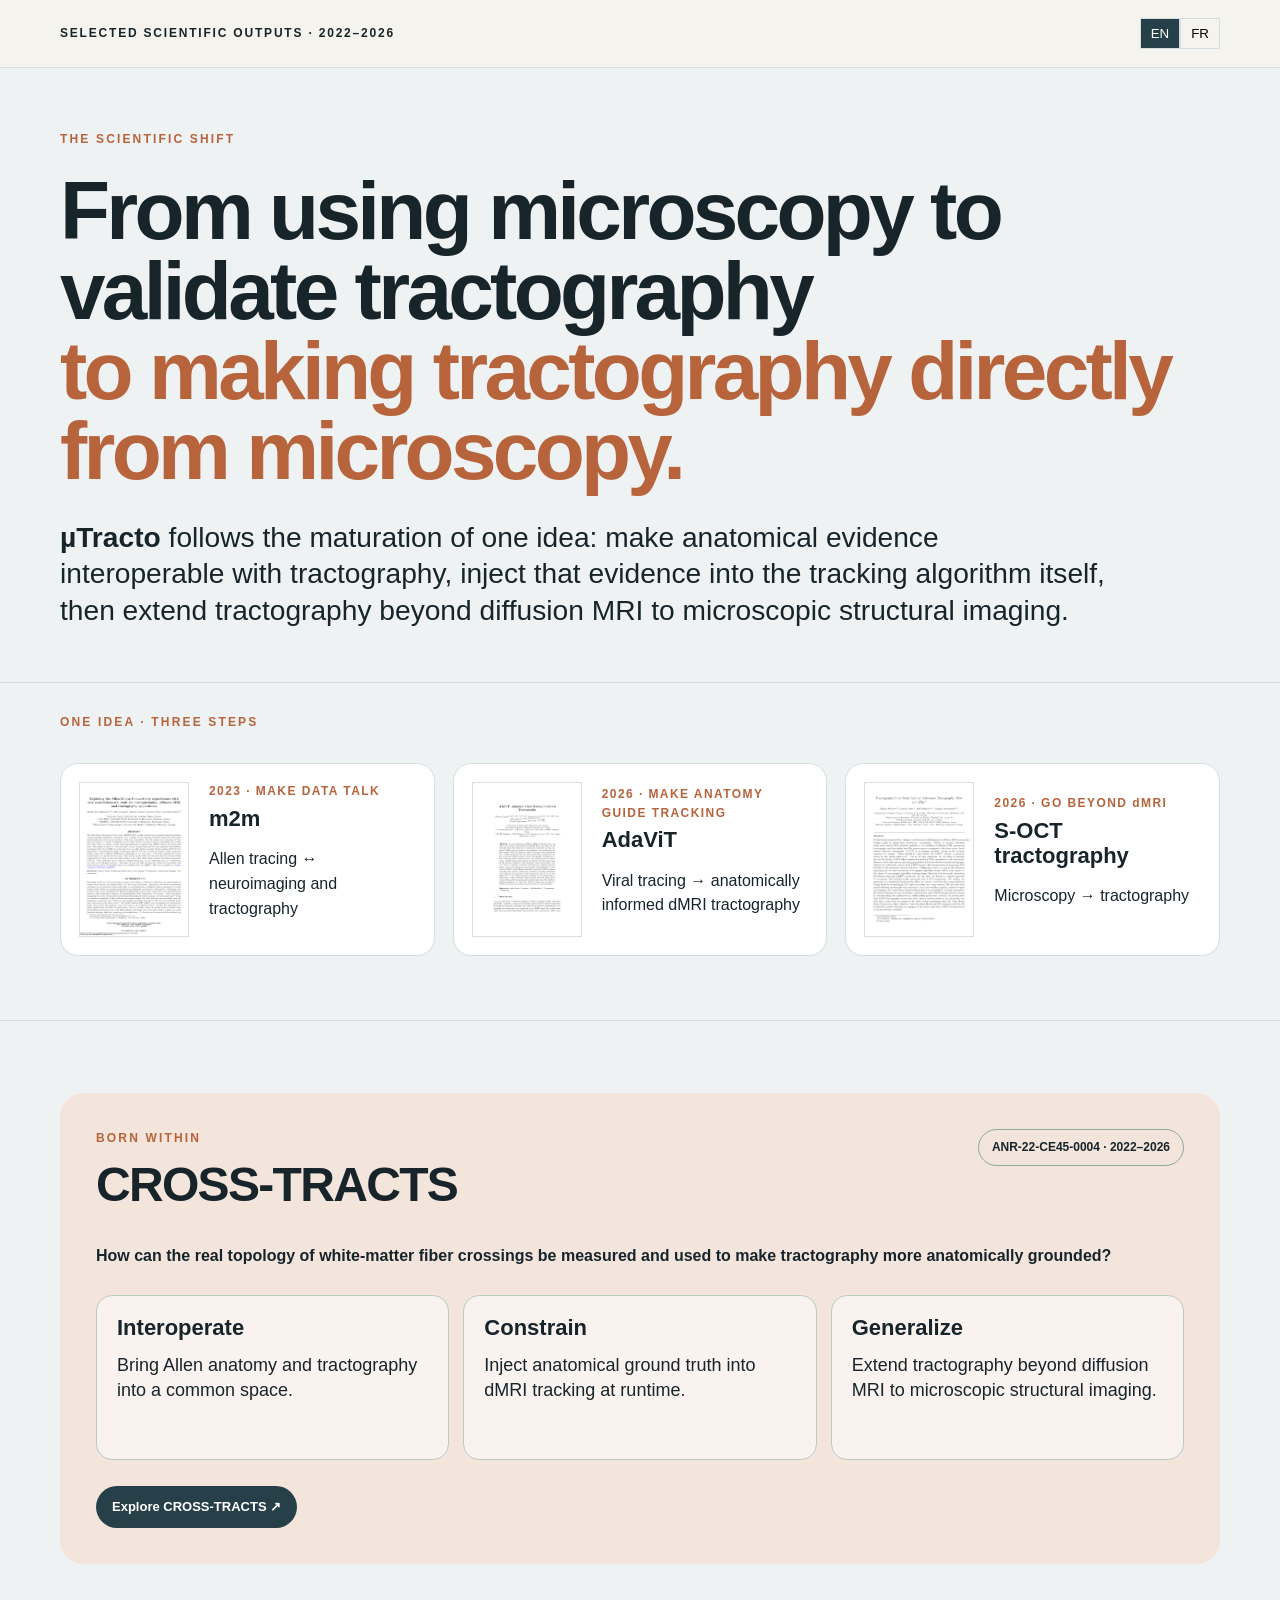
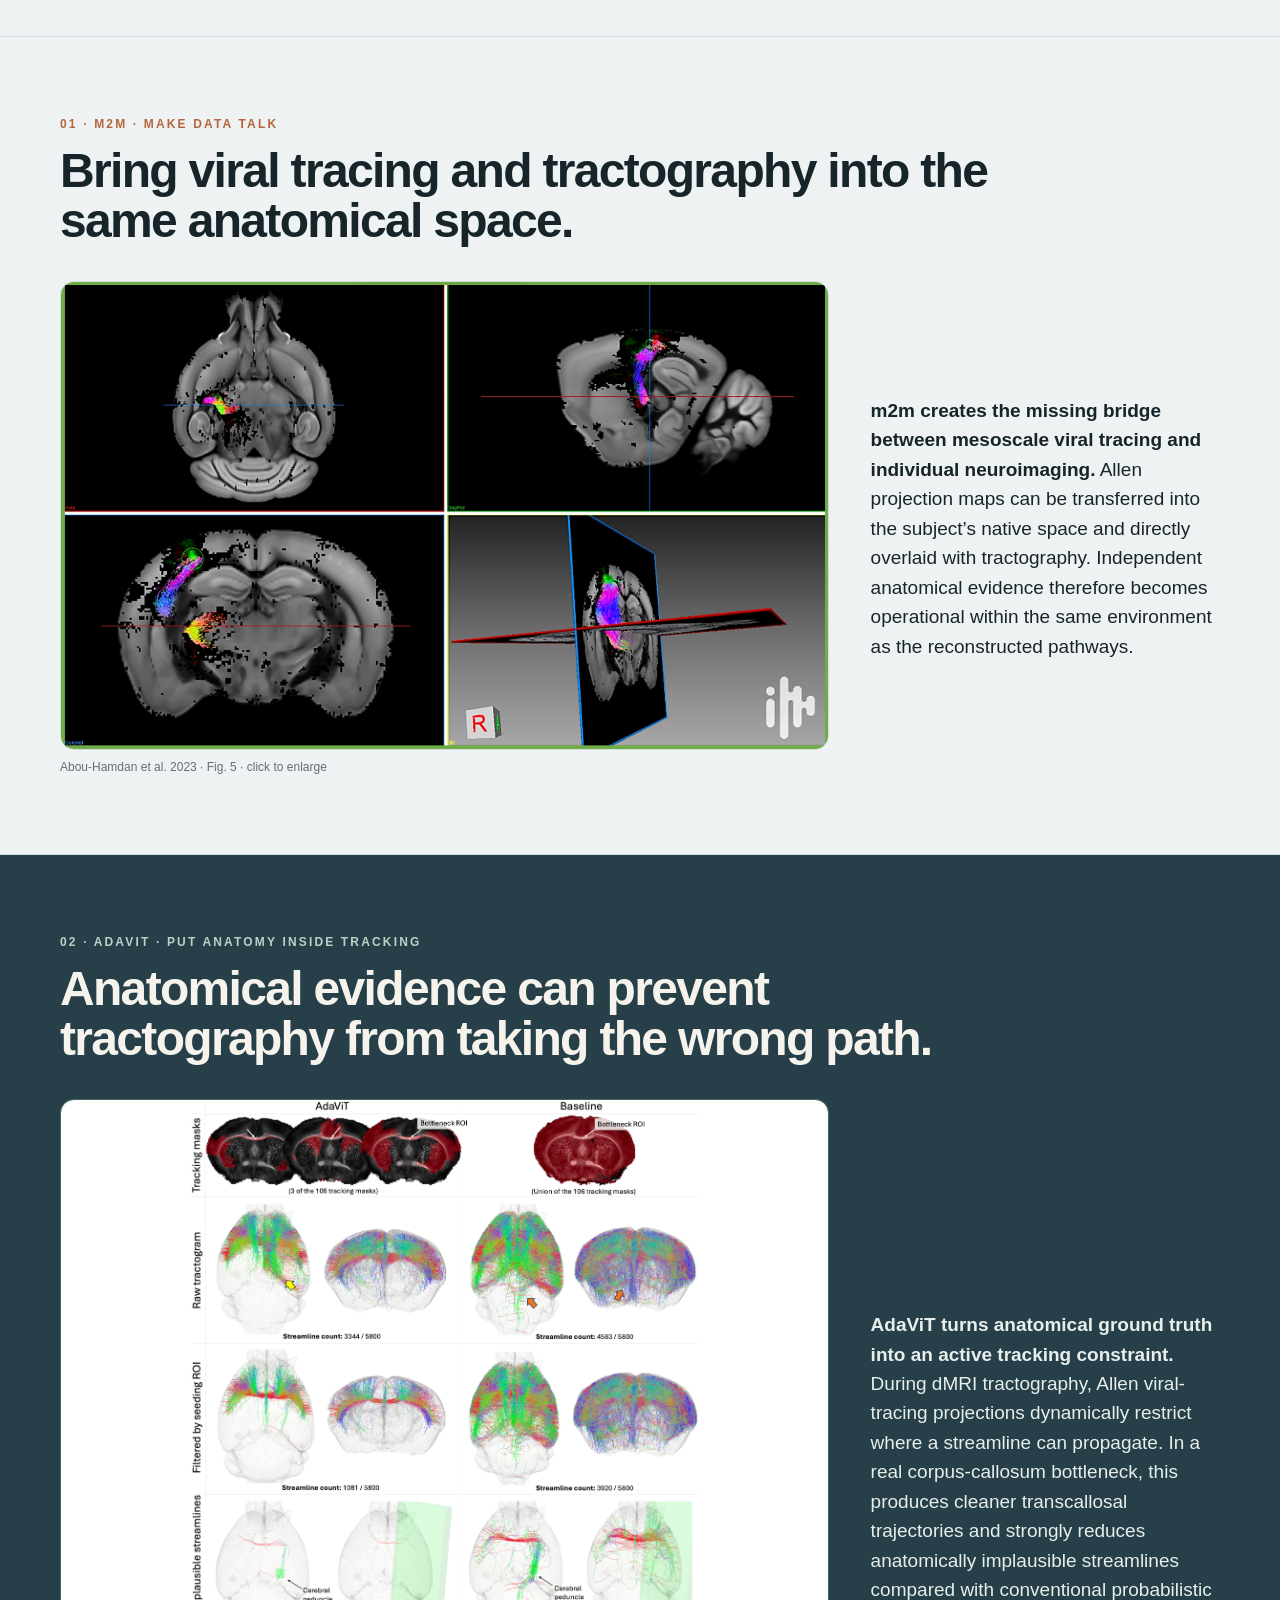
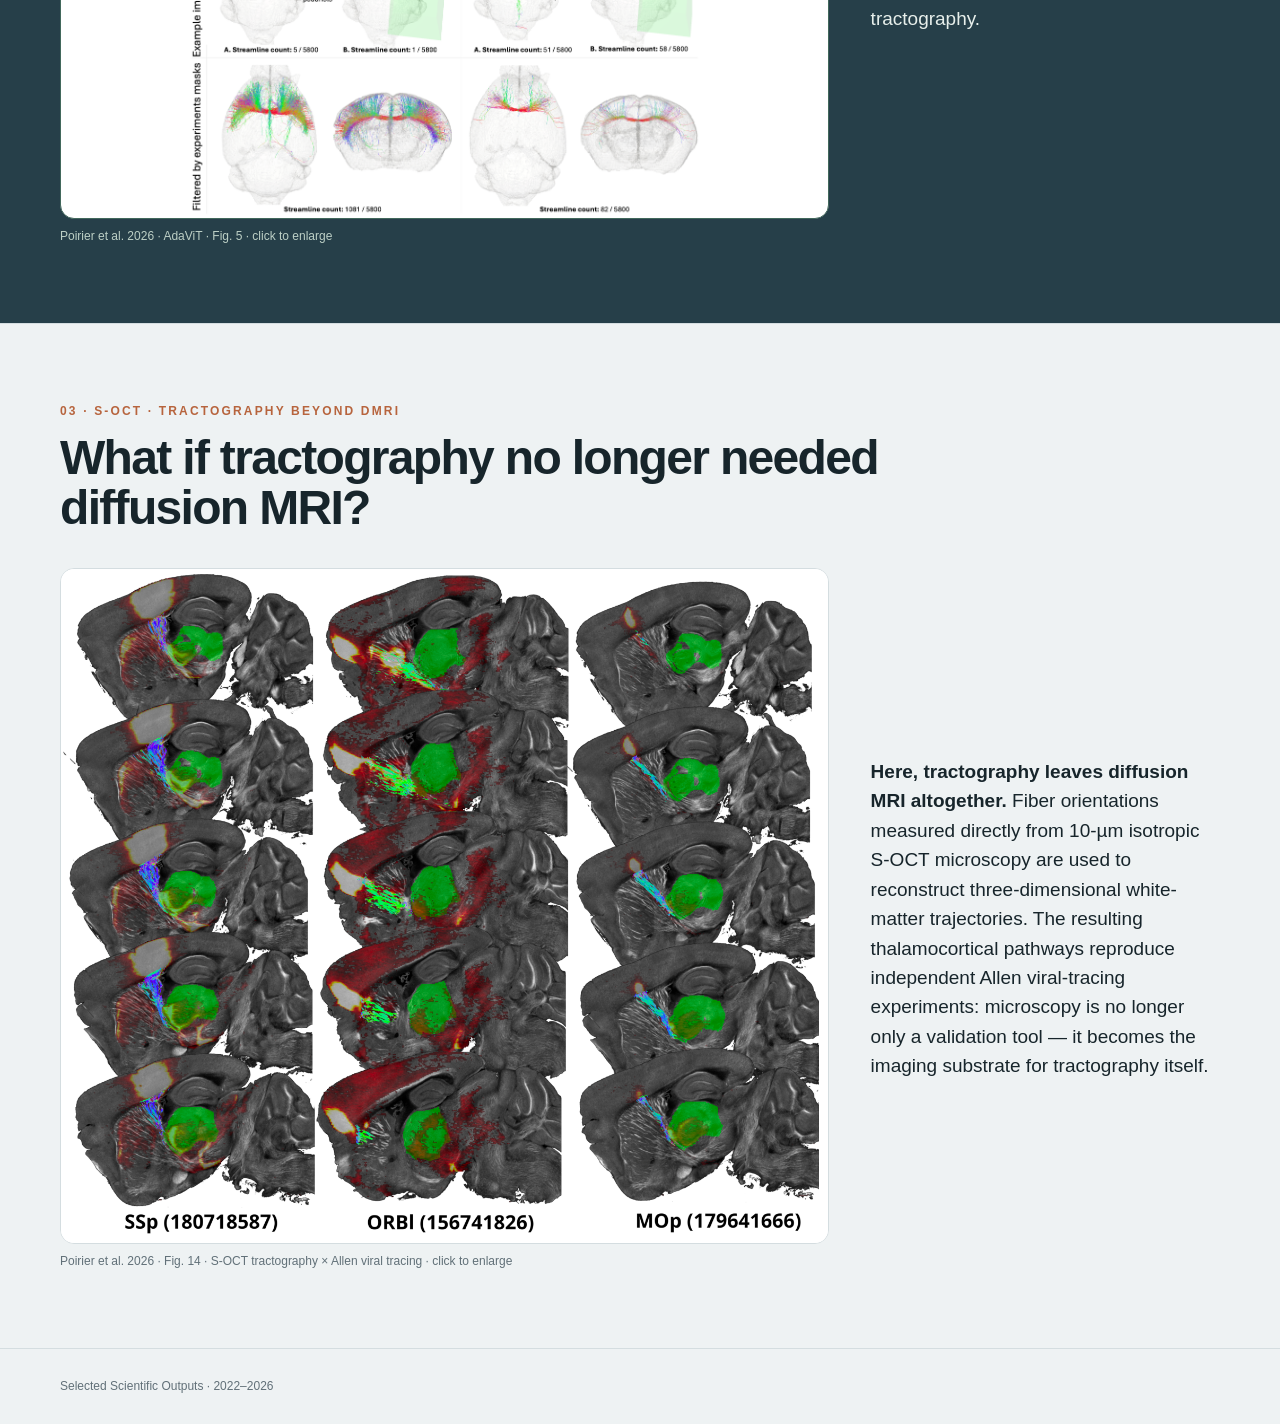
<file: microtracto/index.html>
<!doctype html>
<html lang="en">
<head>
<meta charset="utf-8"><meta name="viewport" content="width=device-width,initial-scale=1">
<title>µTracto · Microscopic Tractography · Selected Scientific Outputs</title>
<style>
:root{--ivory:#eef2f3;--paper:#ffffff;--ink:#17252b;--muted:#617078;--forest:#263f49;--forest2:#b7643d;--line:#d4dde0;--mint:#f3e4dc;--accent:#c47a55}
*{box-sizing:border-box}body{margin:0;background:var(--ivory);color:var(--ink);font-family:Arial,Helvetica,sans-serif;line-height:1.55}a{color:inherit}
.wrap{width:min(1160px,92vw);margin:auto}.top{padding:18px 0;border-bottom:1px solid var(--line);position:sticky;top:0;background:rgba(245,243,236,.94);backdrop-filter:blur(10px);z-index:5}
.topin{display:flex;justify-content:space-between;align-items:center;gap:20px}.brand{font-size:12px;letter-spacing:.15em;text-transform:uppercase;font-weight:700}.langs button{border:1px solid var(--line);background:transparent;padding:7px 10px;cursor:pointer}.langs button.active{background:var(--forest);color:white}
.hero{padding:72px 0 54px;background:linear-gradient(120deg,#eef2f3 0%,#eef2f3 55%,#f4e4dc 100%)}.kicker{font-size:12px;letter-spacing:.18em;text-transform:uppercase;font-weight:800;color:var(--forest2);margin-bottom:12px}
h1{font-size:clamp(70px,11vw,150px);line-height:.95;letter-spacing:-.055em;margin:0 0 20px;max-width:900px}h2{font-size:clamp(30px,4vw,48px);line-height:1.05;letter-spacing:-.035em;margin:8px 0 18px}h3{font-size:22px;line-height:1.15;margin:0 0 10px}
.lead{font-size:21px;max-width:760px;color:#42564f}.thesis{margin-top:38px;padding:25px 28px;border-left:5px solid var(--forest2);background:var(--paper);font-size:24px;font-weight:700;max-width:900px}
.papers{display:grid;grid-template-columns:1fr 70px 1fr;gap:22px;align-items:center;padding:18px 0 64px}.paper{background:var(--paper);border:1px solid var(--line);border-radius:18px;padding:18px;display:grid;grid-template-columns:145px 1fr;gap:20px;align-items:center;text-decoration:none;transition:.2s}.paper:hover{transform:translateY(-3px);box-shadow:0 12px 30px #17322c16}.paper img{width:100%;height:185px;object-fit:cover;object-position:top;border:1px solid #ddd}.tag{font-size:11px;letter-spacing:.14em;font-weight:800;color:var(--forest2)}.arrow{text-align:center;font-size:40px;color:var(--accent)}
.section{padding:72px 0;border-top:1px solid var(--line)}.grid2{display:grid;grid-template-columns:1fr 1fr;gap:48px;align-items:center}.figure{margin:0;cursor:zoom-in}.figure img{width:100%;display:block;border-radius:14px;border:1px solid var(--line);background:white}.cap{font-size:12px;color:var(--muted);margin-top:8px}
.dark{background:var(--forest);color:#f5f3ec}.dark .kicker,.dark .cap{color:#bdd0c6}.dark .figure img{border-color:#42685c}.dark p{color:#dce8e2}
.statement{font-size:clamp(32px,4.4vw,58px);line-height:1.02;letter-spacing:-.04em;font-weight:800;max-width:950px;margin:0}.statement em{font-style:normal;color:#a9cbbb}
.program{background:var(--mint);border-radius:24px;padding:36px}.programhead{display:flex;justify-content:space-between;gap:20px;align-items:flex-start}.anr{border:1px solid #8fa99c;border-radius:999px;padding:8px 13px;font-size:12px;font-weight:800;white-space:nowrap}.cards{display:grid;grid-template-columns:repeat(3,1fr);gap:14px;margin:26px 0}.card{background:rgba(255,255,255,.55);border:1px solid #b9ccc2;border-radius:16px;padding:20px}.card strong{display:block;font-size:20px;margin-bottom:6px}.btn{display:inline-block;background:var(--forest);color:white;text-decoration:none;padding:11px 16px;border-radius:999px;font-weight:700;font-size:13px}
.flow{display:grid;grid-template-columns:1fr 80px 1fr 80px 1fr;align-items:center;gap:12px;margin-top:35px}.flowbox{background:var(--paper);border:1px solid var(--line);border-radius:18px;padding:22px;text-align:center}.flowarrow{text-align:center;font-size:30px}
.final{padding:82px 0}.final .statement{margin-bottom:24px}.small{font-size:13px;color:var(--muted)}
footer{padding:28px 0;border-top:1px solid var(--line);font-size:12px;color:var(--muted)}
.modal{display:none;position:fixed;inset:0;background:#07120feF;z-index:20;padding:28px;overflow:auto}.modal.open{display:flex}.modalbox{margin:auto;max-width:1200px;width:100%;background:var(--paper);color:var(--ink);border-radius:18px;padding:18px}.modal img{display:block;max-width:100%;max-height:72vh;margin:auto}.modaltop{display:flex;justify-content:space-between;gap:15px;align-items:center;margin-bottom:12px}.close{font-size:26px;border:0;background:none;cursor:pointer}.modalcap{margin:15px 0}.modalactions a{font-weight:700}
[data-fr]{display:none!important} html.fr [data-en]{display:none!important} html.fr [data-fr]{display:initial!important} html.fr p[data-fr],html.fr h1[data-fr],html.fr h2[data-fr],html.fr h3[data-fr],html.fr div[data-fr],html.fr strong[data-fr]{display:block!important}
@media(max-width:800px){.papers,.grid2,.cards{grid-template-columns:1fr}.papers .arrow{transform:rotate(90deg)}.paper{grid-template-columns:105px 1fr}.paper img{height:145px}.flow{grid-template-columns:1fr}.flowarrow{transform:rotate(90deg)}.programhead{display:block}.anr{display:inline-block;margin-top:10px}.hero{padding-top:42px}}

.shift-hero{padding:62px 0 52px!important;background:#eef2f3!important;border-bottom:1px solid var(--line)}
.shift-title{font-size:clamp(42px,6.4vw,92px)!important;line-height:.98!important;letter-spacing:-.045em!important;max-width:1500px;margin:22px 0 28px!important}
.shift-title span{color:#b7643d}
.hero-sub{font-size:clamp(18px,2vw,28px);margin-top:22px}.hero-sub b{font-size:1.35em}
.beyond{font-size:clamp(20px,2.2vw,31px);max-width:1050px;margin:24px 0 0;line-height:1.3}

.card{min-height:180px;display:flex;flex-direction:column;justify-content:flex-start;gap:14px}
.card strong{font-size:22px;line-height:1.05;margin:0}
.card div{font-size:18px;line-height:1.35}
html.fr .card strong{font-size:21px}
html.fr .card div{font-size:17px}
@media(max-width:980px){.cards{grid-template-columns:1fr}.card{min-height:auto}}


.papergrid{display:grid;grid-template-columns:repeat(3,1fr);gap:18px;padding:20px 0 64px}.papergrid .paper{grid-template-columns:110px 1fr}.papergrid .paper img{height:155px}.stepnote{font-size:12px;letter-spacing:.12em;font-weight:800;color:var(--forest2);margin-bottom:5px}.bigcompare{margin-top:34px}.bigcompare img{max-height:760px;object-fit:contain;background:white}.program .card{min-height:165px}@media(max-width:980px){.papergrid{grid-template-columns:1fr}.papergrid .paper{grid-template-columns:100px 1fr}}

.result-section{padding:78px 0}.result-section h2{max-width:980px;margin-bottom:34px}.result-grid{display:grid;grid-template-columns:minmax(0,1.65fr) minmax(300px,.75fr);gap:42px;align-items:center}.result-figure img{max-height:720px;object-fit:contain}.result-copy p{font-size:19px;line-height:1.55;margin:0}.dark .result-copy p{color:#e7efeb}@media(max-width:900px){.result-grid{grid-template-columns:1fr}.result-copy p{font-size:17px}}
</style></head><body>
<header class="top"><div class="wrap topin"><div class="brand">Selected Scientific Outputs · 2022–2026</div><div class="langs"><button id="en" class="active">EN</button><button id="fr">FR</button></div></div></header>
<main>
<section class="hero shift-hero"><div class="wrap">
<div class="kicker" data-en>THE SCIENTIFIC SHIFT</div><div class="kicker" data-fr>LE CHANGEMENT DE PARADIGME</div>
<h1 class="shift-title" data-en>From using microscopy to validate tractography<br><span>to making tractography directly from microscopy.</span></h1>
<h1 class="shift-title" data-fr>De la microscopie pour valider la tractographie<br><span>à une tractographie directement issue de la microscopie.</span></h1>
<p class="beyond" data-en><b>µTracto</b> follows the maturation of one idea: make anatomical evidence interoperable with tractography, inject that evidence into the tracking algorithm itself, then extend tractography beyond diffusion MRI to microscopic structural imaging.</p>
<p class="beyond" data-fr><b>µTracto</b> retrace la maturation d’une même idée : rendre l’information anatomique interopérable avec la tractographie, l’injecter au cœur de l’algorithme de tracking, puis étendre la tractographie au-delà de l’IRM de diffusion vers une imagerie structurale microscopique.</p>
</div></section>

<section><div class="wrap"><div class="kicker" style="margin-top:30px" data-en>ONE IDEA · THREE STEPS</div><div class="kicker" style="margin-top:30px" data-fr>UNE IDÉE · TROIS ÉTAPES</div>
<div class="papergrid">
<a class="paper" href="assets/abou-hamdan-2023.pdf" target="_blank"><img src="assets/abou_first.png"><div><div class="stepnote">2023 · MAKE DATA TALK</div><h3>m2m</h3><p data-en>Allen tracing ↔ neuroimaging and tractography</p><p data-fr>Traçage Allen ↔ neuroimagerie et tractographie</p></div></a>
<a class="paper" href="assets/adavit-2026.pdf" target="_blank"><img src="assets/adavit_first.png"><div><div class="stepnote">2026 · MAKE ANATOMY GUIDE TRACKING</div><h3>AdaViT</h3><p data-en>Viral tracing → anatomically informed dMRI tractography</p><p data-fr>Traçage viral → tractographie IRMd informée par l’anatomie</p></div></a>
<a class="paper" href="assets/poirier-2026.pdf" target="_blank"><img src="assets/poirier_first.png"><div><div class="stepnote">2026 · GO BEYOND dMRI</div><h3>S-OCT tractography</h3><p data-en>Microscopy → tractography</p><p data-fr>Microscopie → tractographie</p></div></a>
</div></div></section>

<section class="section"><div class="wrap"><div class="program">
<div class="programhead"><div><div class="kicker" data-en>BORN WITHIN</div><div class="kicker" data-fr>NÉ DANS LE CADRE DE</div><h2>CROSS-TRACTS</h2></div><div class="anr">ANR-22-CE45-0004 · 2022–2026</div></div>
<p data-en><b>How can the real topology of white-matter fiber crossings be measured and used to make tractography more anatomically grounded?</b></p>
<p data-fr><b>Comment mesurer la topologie réelle des croisements de fibres de la substance blanche et l’utiliser pour rendre la tractographie plus fidèle à l’anatomie ?</b></p>
<div class="cards">
<div class="card"><strong data-en>Interoperate</strong><strong data-fr>Interopérer</strong><div><span data-en>Bring Allen anatomy and tractography into a common space.</span><span data-fr>Mettre l’anatomie Allen et la tractographie dans un espace commun.</span></div></div>
<div class="card"><strong data-en>Constrain</strong><strong data-fr>Contraindre</strong><div><span data-en>Inject anatomical ground truth into dMRI tracking at runtime.</span><span data-fr>Injecter la vérité terrain anatomique dans le tracking IRMd pendant la reconstruction.</span></div></div>
<div class="card"><strong data-en>Generalize</strong><strong data-fr>Généraliser</strong><div><span data-en>Extend tractography beyond diffusion MRI to microscopic structural imaging.</span><span data-fr>Étendre la tractographie au-delà de l’IRM de diffusion vers l’imagerie structurale microscopique.</span></div></div>
</div>
<a class="btn cross-en" href="https://lpetit.github.io/cross-tracts/" target="_blank">Explore CROSS-TRACTS ↗</a><a class="btn cross-fr" style="display:none" href="https://lpetit.github.io/cross-tracts/" target="_blank">Découvrir CROSS-TRACTS ↗</a>
</div></div></section>

<section class="section result-section"><div class="wrap">
<div class="kicker" data-en>01 · m2m · MAKE DATA TALK</div><div class="kicker" data-fr>01 · m2m · FAIRE DIALOGUER LES DONNÉES</div>
<h2 data-en>Bring viral tracing and tractography into the same anatomical space.</h2><h2 data-fr>Réunir traçage viral et tractographie dans un même espace anatomique.</h2>
<div class="result-grid"><figure class="figure result-figure" data-img="assets/abou_fig5_result.png" data-paper="assets/abou-hamdan-2023.pdf" data-cap-en="Abou-Hamdan et al. (2023), Fig. 5. A cortico-thalamic tractogram in the user's data space overlaid with two Allen projection-density maps from distinct injection sites." data-cap-fr="Abou-Hamdan et al. (2023), Fig. 5. Tractogramme cortico-thalamique dans l’espace de données de l’utilisateur, superposé à deux cartes Allen de densité de projection issues de sites d’injection distincts."><img src="assets/abou_fig5_result.png"><div class="cap">Abou-Hamdan et al. 2023 · Fig. 5 · click to enlarge</div></figure>
<div class="result-copy"><p data-en><b>m2m creates the missing bridge between mesoscale viral tracing and individual neuroimaging.</b> Allen projection maps can be transferred into the subject’s native space and directly overlaid with tractography. Independent anatomical evidence therefore becomes operational within the same environment as the reconstructed pathways.</p><p data-fr><b>m2m crée le pont manquant entre le traçage viral à l’échelle mésoscopique et la neuroimagerie individuelle.</b> Les cartes de projections Allen peuvent être transférées dans l’espace natif du sujet et directement superposées à la tractographie. Une information anatomique indépendante devient ainsi exploitable dans le même environnement que les trajectoires reconstruites.</p></div></div>
</div></section>

<section class="section dark result-section"><div class="wrap">
<div class="kicker" data-en>02 · AdaViT · PUT ANATOMY INSIDE TRACKING</div><div class="kicker" data-fr>02 · AdaViT · FAIRE ENTRER L’ANATOMIE DANS LE TRACKING</div>
<h2 data-en>Anatomical evidence can prevent tractography from taking the wrong path.</h2><h2 data-fr>L’information anatomique peut empêcher la tractographie de prendre une mauvaise trajectoire.</h2>
<div class="result-grid"><figure class="figure result-figure" data-img="assets/adavit_fig5.png" data-paper="assets/adavit-2026.pdf" data-cap-en="Poirier et al. (2026), Fig. 5. AdaViT versus baseline probabilistic tractography in a 50-µm isotropic ex vivo mouse brain dMRI acquisition, for a bottleneck ROI across the corpus callosum." data-cap-fr="Poirier et al. (2026), Fig. 5. Comparaison d’AdaViT à une tractographie probabiliste de référence sur une acquisition IRMd ex vivo de cerveau de souris à 50 µm isotropiques, dans une région de bottleneck du corps calleux."><img src="assets/adavit_fig5.png"><div class="cap">Poirier et al. 2026 · AdaViT · Fig. 5 · click to enlarge</div></figure>
<div class="result-copy"><p data-en><b>AdaViT turns anatomical ground truth into an active tracking constraint.</b> During dMRI tractography, Allen viral-tracing projections dynamically restrict where a streamline can propagate. In a real corpus-callosum bottleneck, this produces cleaner transcallosal trajectories and strongly reduces anatomically implausible streamlines compared with conventional probabilistic tractography.</p><p data-fr><b>AdaViT transforme la vérité terrain anatomique en contrainte active de tracking.</b> Pendant la tractographie IRMd, les projections issues du traçage viral Allen restreignent dynamiquement les régions dans lesquelles une streamline peut se propager. Dans un bottleneck réel du corps calleux, cela produit des trajectoires transcallosales plus propres et réduit fortement les streamlines anatomiquement implausibles par rapport à une tractographie probabiliste conventionnelle.</p></div></div>
</div></section>

<section class="section result-section"><div class="wrap">
<div class="kicker" data-en>03 · S-OCT · TRACTOGRAPHY BEYOND dMRI</div><div class="kicker" data-fr>03 · S-OCT · LA TRACTOGRAPHIE AU-DELÀ DE L’IRMd</div>
<h2 data-en>What if tractography no longer needed diffusion MRI?</h2><h2 data-fr>Et si la tractographie n’avait plus besoin de l’IRM de diffusion ?</h2>
<div class="result-grid"><figure class="figure result-figure" data-img="assets/poirier_fig14_result.png" data-paper="assets/poirier-2026.pdf" data-cap-en="Poirier et al. (2026), Fig. 14. Thalamocortical projections reconstructed directly from S-OCT tractography reproduce independent Allen Mouse Brain Connectivity Atlas viral-tracing experiments for somatosensory, orbital and motor cortical areas." data-cap-fr="Poirier et al. (2026), Fig. 14. Des projections thalamo-corticales reconstruites directement par tractographie S-OCT reproduisent des expériences indépendantes de traçage viral de l’Allen Mouse Brain Connectivity Atlas pour les aires somatosensorielle, orbitale et motrice."><img src="assets/poirier_fig14_result.png"><div class="cap">Poirier et al. 2026 · Fig. 14 · S-OCT tractography × Allen viral tracing · click to enlarge</div></figure>
<div class="result-copy"><p data-en><b>Here, tractography leaves diffusion MRI altogether.</b> Fiber orientations measured directly from 10-µm isotropic S-OCT microscopy are used to reconstruct three-dimensional white-matter trajectories. The resulting thalamocortical pathways reproduce independent Allen viral-tracing experiments: microscopy is no longer only a validation tool — it becomes the imaging substrate for tractography itself.</p><p data-fr><b>Ici, la tractographie quitte complètement l’IRM de diffusion.</b> Les orientations des fibres mesurées directement par microscopie S-OCT isotrope à 10 µm servent à reconstruire des trajectoires tridimensionnelles de substance blanche. Les projections thalamo-corticales obtenues reproduisent des expériences indépendantes de traçage viral Allen : la microscopie n’est plus seulement un outil de validation — elle devient le support d’imagerie de la tractographie elle-même.</p></div></div>
</div></section>
</main>
<footer><div class="wrap">Selected Scientific Outputs · 2022–2026</div></footer>

<div class="modal" id="modal"><div class="modalbox"><div class="modaltop"><b id="mtitle">Figure</b><button class="close" id="close">×</button></div><img id="mimg"><div class="modalcap" id="mcap"></div><div class="modalactions"><a id="mpaper" target="_blank" data-en>Open the article / PDF ↗</a><a id="mpaperfr" target="_blank" data-fr>Ouvrir l’article / PDF ↗</a></div></div></div>
<script>
const html=document.documentElement,en=document.getElementById('en'),fr=document.getElementById('fr');
function lang(l){html.classList.toggle('fr',l==='fr');html.lang=l;en.classList.toggle('active',l==='en');fr.classList.toggle('active',l==='fr');document.querySelectorAll('.cross-en').forEach(x=>x.style.display=l==='en'?'inline-block':'none');document.querySelectorAll('.cross-fr').forEach(x=>x.style.display=l==='fr'?'inline-block':'none');localStorage.setItem('mt-lang',l)}
en.onclick=()=>lang('en');fr.onclick=()=>lang('fr');lang(localStorage.getItem('mt-lang')||'en');
const modal=document.getElementById('modal'),mi=document.getElementById('mimg'),mc=document.getElementById('mcap'),mp=document.getElementById('mpaper'),mpf=document.getElementById('mpaperfr');
document.querySelectorAll('.figure').forEach(f=>f.onclick=()=>{mi.src=f.dataset.img;mc.textContent=html.lang==='fr'?(f.dataset.capFr||f.dataset.capEn):f.dataset.capEn;mp.href=mpf.href=f.dataset.paper;modal.classList.add('open')});
document.getElementById('close').onclick=()=>modal.classList.remove('open');modal.onclick=e=>{if(e.target===modal)modal.classList.remove('open')};document.addEventListener('keydown',e=>{if(e.key==='Escape')modal.classList.remove('open')});
</script></body></html>
</file>
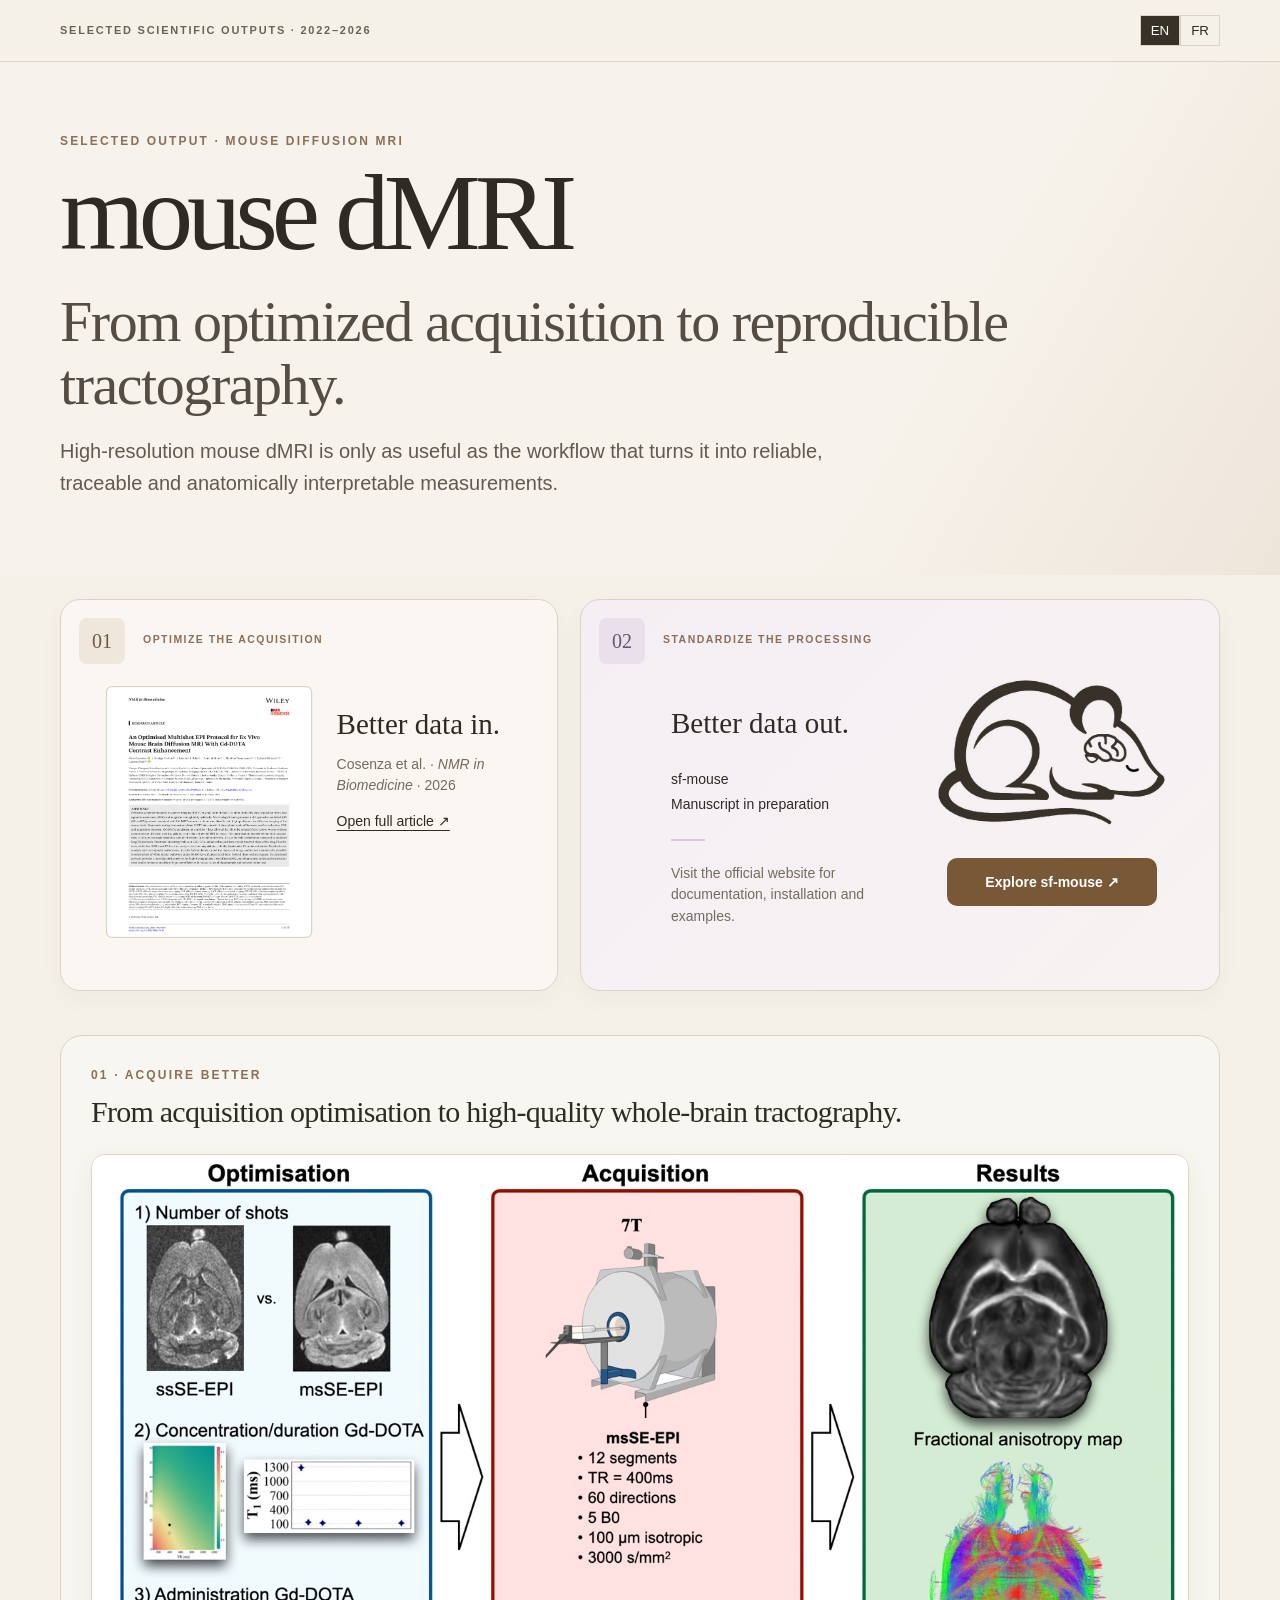
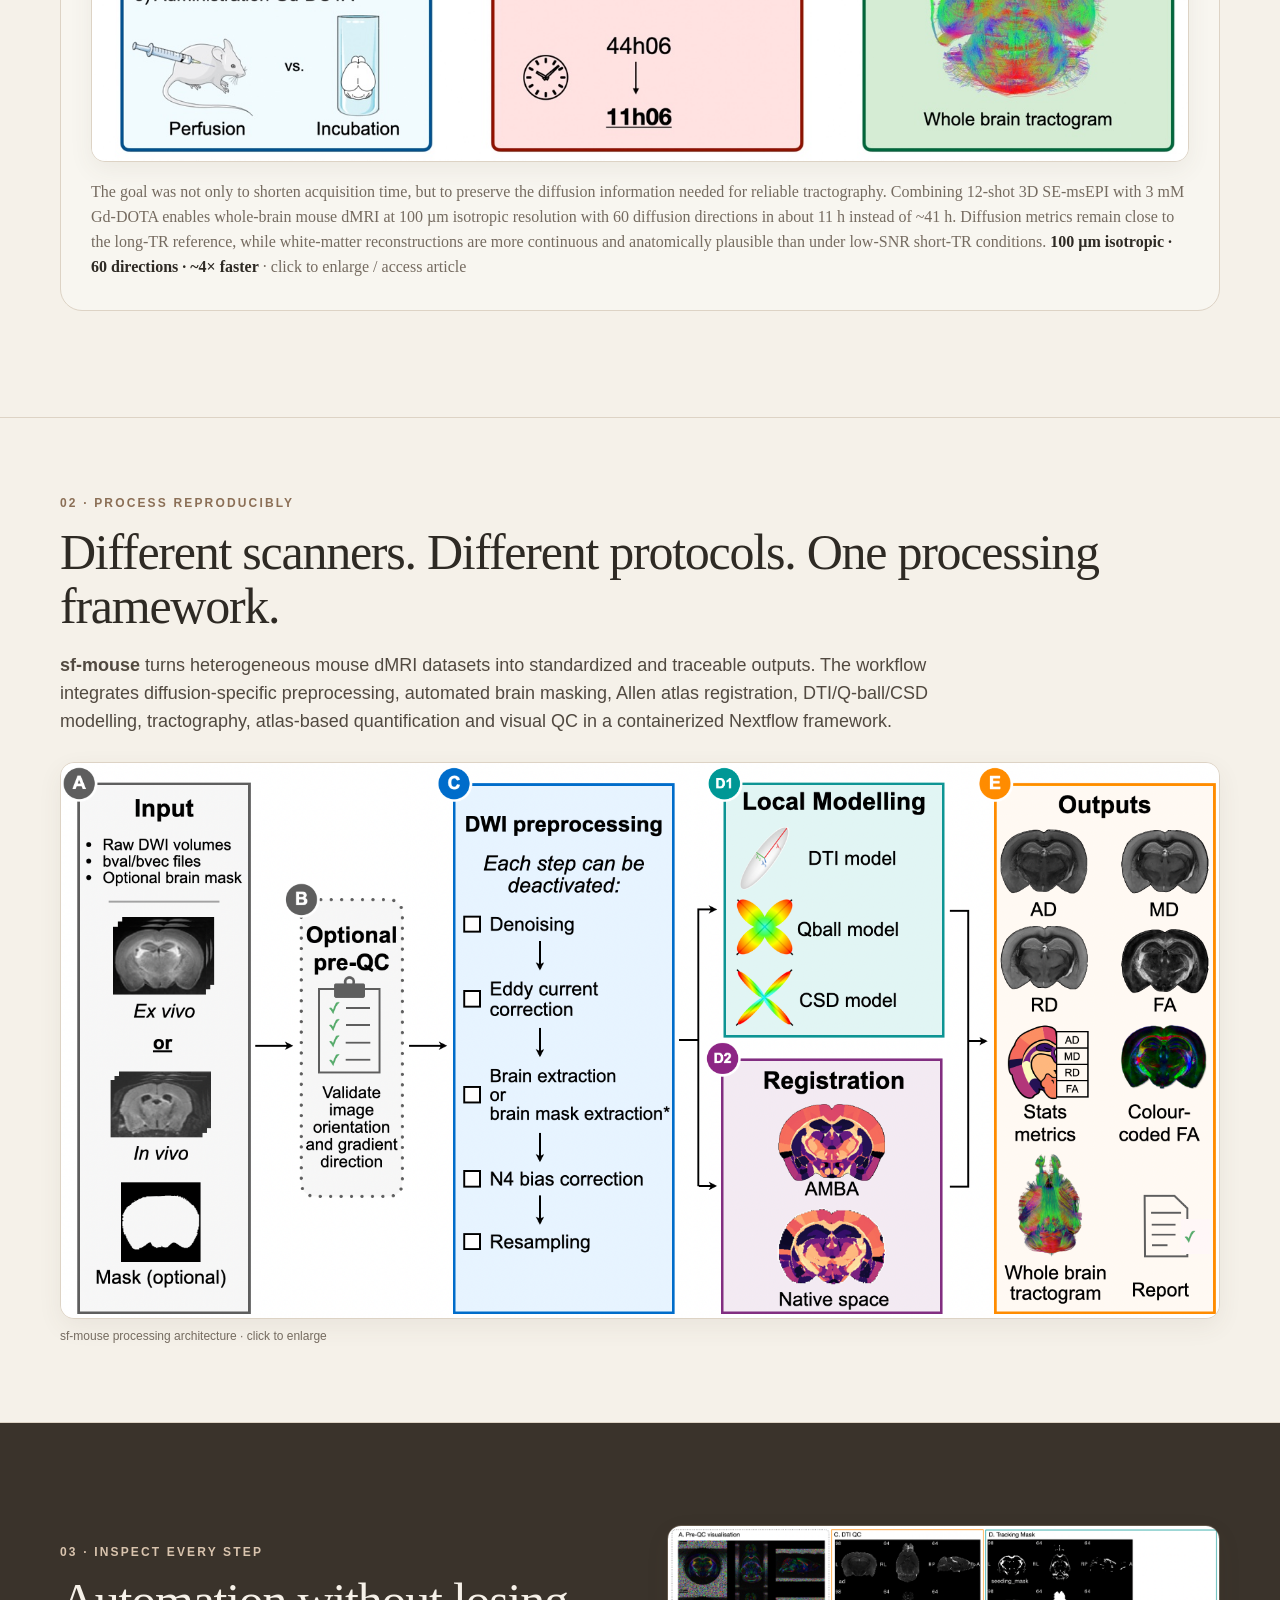
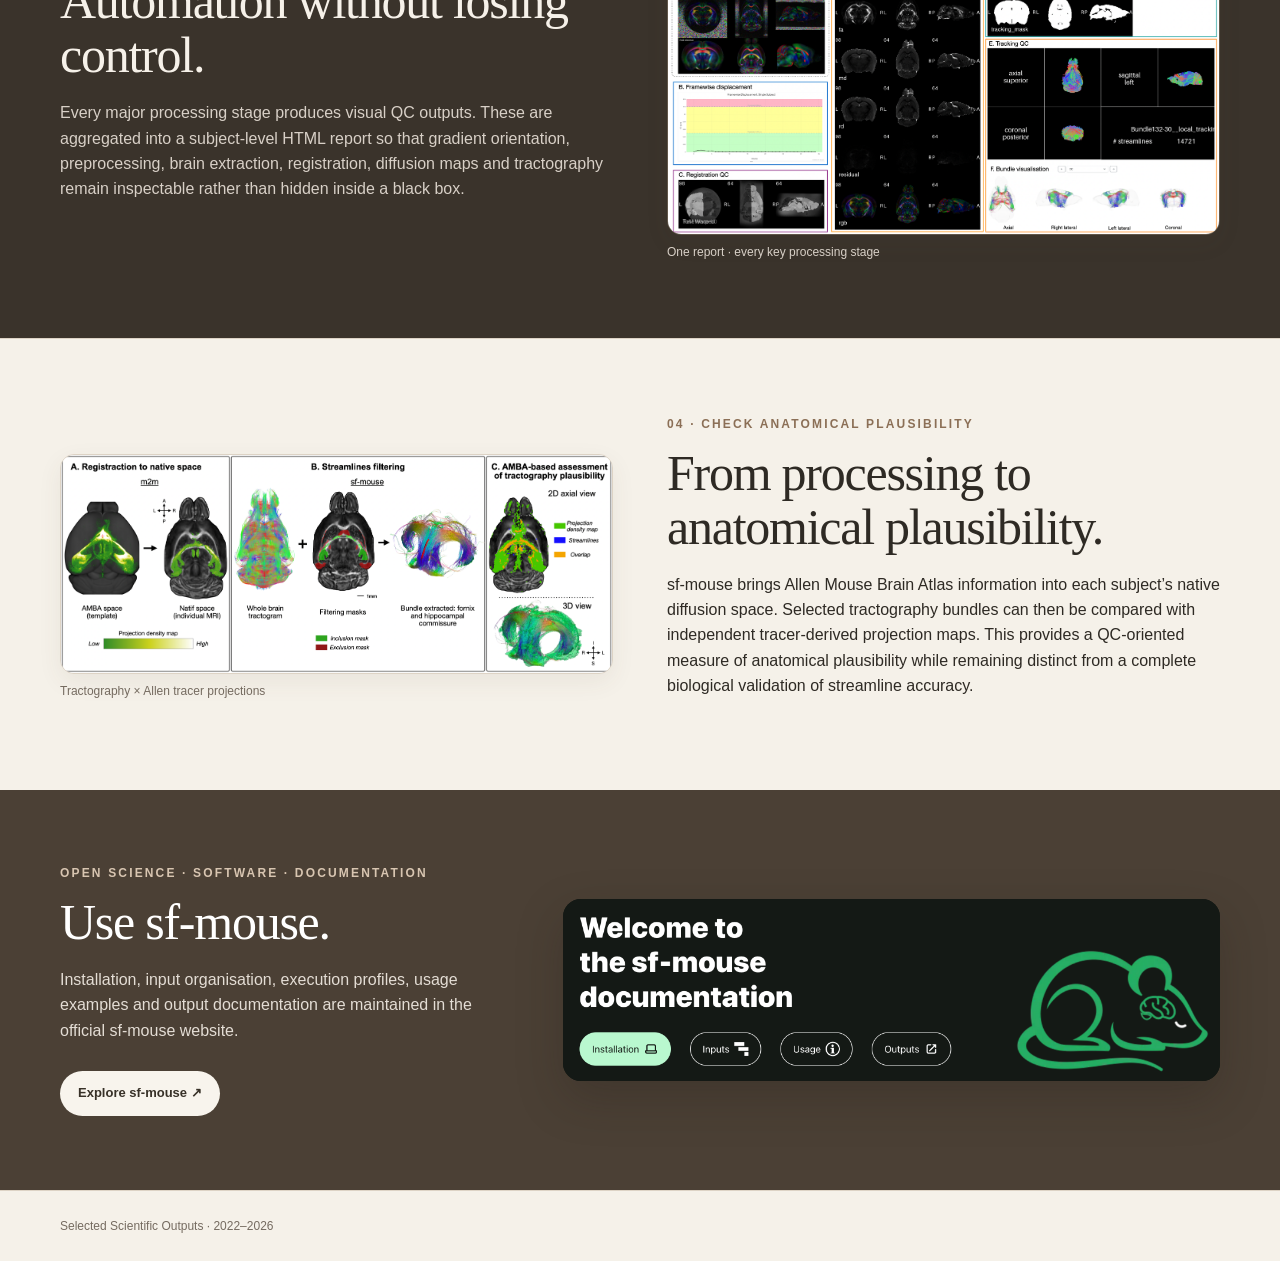
<file: mouse_dmri/index.html>
<!doctype html>
<html lang="en">
<head>
<meta charset="utf-8">
<meta name="viewport" content="width=device-width,initial-scale=1">
<title>mouse dMRI · Selected Scientific Outputs</title>
<link rel="stylesheet" href="style.css">
</head>
<body>
<header class="top">
  <div class="wrap topin">
    <div class="brand">Selected Scientific Outputs · 2022–2026</div>
    <div class="langs"><button id="en" class="active">EN</button><button id="fr">FR</button></div>
  </div>
</header>

<main>
<section class="hero">
<div class="wrap">
  <div class="kicker" data-en>SELECTED OUTPUT · MOUSE DIFFUSION MRI</div><div class="kicker" data-fr>PRODUCTION SÉLECTIONNÉE · IRM DE DIFFUSION CHEZ LA SOURIS</div>
  <h1 data-en>mouse dMRI</h1><h2 class="hero-sub" data-en>From optimized acquisition to reproducible tractography.</h2>
  <h1 data-fr>mouse dMRI</h1><h2 class="hero-sub" data-fr>De l’acquisition optimisée à une tractographie reproductible.</h2>
  <p class="lead" data-en>High-resolution mouse dMRI is only as useful as the workflow that turns it into reliable, traceable and anatomically interpretable measurements.</p>
  <p class="lead" data-fr>L’IRM de diffusion haute résolution chez la souris ne prend toute sa valeur que si son traitement transforme les acquisitions en mesures fiables, traçables et anatomiquement interprétables.</p>
</div>
</section>

<section class="papers v6-opening">
<div class="wrap">
  <div class="opening-grid v7-grid">

    <article class="opening-card acquisition-card">
      <div class="opening-num">01</div>
      <div class="opening-content">
        <div class="tag" data-en>OPTIMIZE THE ACQUISITION</div>
        <div class="tag" data-fr>OPTIMISER L’ACQUISITION</div>
        <div class="article-mini">
          <a href="assets/cosenza_2026_nmr_biomedicine.pdf" target="_blank" rel="noopener">
            <img src="assets/cosenza_first.png" alt="Cosenza et al. 2026 — first page">
          </a>
          <div>
            <h3 data-en>Better data in.</h3>
            <h3 data-fr>De meilleures données en entrée.</h3>
            <p>Cosenza et al. · <em>NMR in Biomedicine</em> · 2026</p>
            <a class="text-link" href="assets/cosenza_2026_nmr_biomedicine.pdf" target="_blank" rel="noopener" data-en>Open full article ↗</a>
            <a class="text-link" href="assets/cosenza_2026_nmr_biomedicine.pdf" target="_blank" rel="noopener" data-fr>Ouvrir l’article ↗</a>
          </div>
        </div>
      </div>
    </article>

    <article class="opening-card processing-card v7-processing-card">
      <div class="opening-num">02</div>
      <div class="opening-content">
        <div class="tag" data-en>STANDARDIZE THE PROCESSING</div>
        <div class="tag" data-fr>STANDARDISER LE TRAITEMENT</div>
        <div class="v7-processing-layout">
          <div class="v7-processing-copy">
            <h3 data-en>Better data out.</h3>
            <h3 data-fr>De meilleures données en sortie.</h3>
            <p>sf-mouse</p>
            <p data-en>Manuscript in preparation</p>
            <p data-fr>Article en préparation</p>
            <span class="v7-rule"></span>
            <p class="v7-resource-copy" data-en>Visit the official website for documentation, installation and examples.</p>
            <p class="v7-resource-copy" data-fr>Consultez le site officiel pour la documentation, l’installation et les exemples.</p>
          </div>
          <div class="v7-processing-resource">
            <a class="v7-logo-link" href="https://scilus.github.io/sf-mouse/" target="_blank" rel="noopener" aria-label="Explore sf-mouse">
              <img src="assets/sf-mouse_logo.jpeg" alt="sf-mouse logo">
            </a>
            <a class="v7-explore-button" href="https://scilus.github.io/sf-mouse/" target="_blank" rel="noopener" data-en>Explore sf-mouse ↗</a>
            <a class="v7-explore-button" href="https://scilus.github.io/sf-mouse/" target="_blank" rel="noopener" data-fr>Explorer sf-mouse ↗</a>
          </div>
        </div>
      </div>
    </article>

  </div>

  <div class="acquire-better">
    <div class="section-kicker">01 · ACQUIRE BETTER</div>
    <h2 data-en>From acquisition optimisation to high-quality whole-brain tractography.</h2>
    <h2 data-fr>De l’optimisation de l’acquisition à une tractographie de haute qualité du cerveau entier.</h2>
    <figure class="figure ga-figure" data-img="assets/cosenza_graphical_abstract.jpeg" data-pdf="assets/cosenza_2026_nmr_biomedicine.pdf" data-cap-en="The goal was not only to shorten acquisition time, but to preserve the diffusion information needed for reliable tractography. Combining 12-shot 3D SE-msEPI with 3 mM Gd-DOTA enables whole-brain mouse dMRI at 100 µm isotropic resolution with 60 diffusion directions in about 11 h instead of ~41 h. Diffusion metrics remain close to the long-TR reference, while white-matter reconstructions are more continuous and anatomically plausible than under low-SNR short-TR conditions. 100 µm isotropic · 60 directions · ~4× faster. Click the enlarged figure to open Cosenza et al. 2026." data-cap-fr="L’objectif n’était pas seulement de réduire le temps d’acquisition, mais de préserver l’information de diffusion nécessaire à une tractographie fiable. En combinant une séquence 3D SE-msEPI à 12 shots et 3 mM de Gd-DOTA, l’IRMd du cerveau entier de souris peut être acquise à 100 µm isotropiques avec 60 directions en environ 11 h au lieu de ~41 h. Les métriques de diffusion restent proches de la référence à TR long, tandis que les reconstructions de substance blanche sont plus continues et anatomiquement plausibles que dans les conditions à faible SNR. 100 µm isotropiques · 60 directions · ~4× plus rapide. Cliquer sur la figure agrandie pour ouvrir Cosenza et al. 2026."><img src="assets/cosenza_graphical_abstract.jpeg" alt="Graphical abstract — optimized mouse dMRI acquisition"><figcaption data-en>The goal was not only to shorten acquisition time, but to preserve the diffusion information needed for reliable tractography. Combining 12-shot 3D SE-msEPI with 3 mM Gd-DOTA enables whole-brain mouse dMRI at 100 µm isotropic resolution with 60 diffusion directions in about 11 h instead of ~41 h. Diffusion metrics remain close to the long-TR reference, while white-matter reconstructions are more continuous and anatomically plausible than under low-SNR short-TR conditions. <b>100 µm isotropic · 60 directions · ~4× faster</b> · click to enlarge / access article</figcaption><figcaption data-fr>L’objectif n’était pas seulement de réduire le temps d’acquisition, mais de préserver l’information de diffusion nécessaire à une tractographie fiable. En combinant une séquence 3D SE-msEPI à 12 shots et 3 mM de Gd-DOTA, l’IRMd du cerveau entier de souris peut être acquise à 100 µm isotropiques avec 60 directions en environ 11 h au lieu de ~41 h. Les métriques de diffusion restent proches de la référence à TR long, tandis que les reconstructions de substance blanche sont plus continues et anatomiquement plausibles que dans les conditions à faible SNR. <b>100 µm isotropiques · 60 directions · ~4× plus rapide</b> · cliquer pour agrandir / accéder à l’article</figcaption></figure>
  </div>
</div>
</section>



<section class="section">
<div class="wrap">
  <div class="kicker" data-en>02 · PROCESS REPRODUCIBLY</div><div class="kicker" data-fr>02 · TRAITER DE FAÇON REPRODUCTIBLE</div>
  <h2 data-en>Different scanners. Different protocols. One processing framework.</h2>
  <h2 data-fr>Différents scanners. Différents protocoles. Un même cadre de traitement.</h2>
  <p class="intro" data-en><b>sf-mouse</b> turns heterogeneous mouse dMRI datasets into standardized and traceable outputs. The workflow integrates diffusion-specific preprocessing, automated brain masking, Allen atlas registration, DTI/Q-ball/CSD modelling, tractography, atlas-based quantification and visual QC in a containerized Nextflow framework.</p>
  <p class="intro" data-fr><b>sf-mouse</b> transforme des jeux de données d’IRMd de souris hétérogènes en sorties standardisées et traçables. Le workflow intègre prétraitement spécifique à la diffusion, extraction automatique du cerveau, recalage sur l’atlas Allen, modélisations DTI/Q-ball/CSD, tractographie, quantification atlas et contrôle qualité visuel dans un environnement Nextflow containerisé.</p>
  <figure class="figure" data-img="assets/sfmouse_fig1_pipeline.png" data-cap-en="sf-mouse, Fig. 1. Schematic overview of the processing modules, from inputs and DWI preprocessing to local modelling, registration and final outputs." data-cap-fr="sf-mouse, Fig. 1. Vue d’ensemble des modules de traitement, des données d’entrée et du prétraitement DWI jusqu’aux modèles locaux, au recalage et aux sorties finales."><img src="assets/sfmouse_fig1_pipeline.png"><figcaption data-en>sf-mouse processing architecture · click to enlarge</figcaption><figcaption data-fr>Architecture de traitement sf-mouse · cliquer pour agrandir</figcaption></figure>
</div>
</section>

<section class="section dark">
<div class="wrap two">
  <div>
    <div class="kicker" data-en>03 · INSPECT EVERY STEP</div><div class="kicker" data-fr>03 · INSPECTER CHAQUE ÉTAPE</div>
    <h2 data-en>Automation without losing control.</h2><h2 data-fr>Automatiser sans perdre le contrôle.</h2>
    <p data-en>Every major processing stage produces visual QC outputs. These are aggregated into a subject-level HTML report so that gradient orientation, preprocessing, brain extraction, registration, diffusion maps and tractography remain inspectable rather than hidden inside a black box.</p>
    <p data-fr>Chaque étape majeure produit des sorties visuelles de contrôle qualité. Elles sont regroupées dans un rapport HTML individuel afin que l’orientation des gradients, les prétraitements, l’extraction cérébrale, le recalage, les cartes de diffusion et la tractographie restent inspectables plutôt que cachés dans une boîte noire.</p>
  </div>
  <figure class="figure" data-img="assets/sfmouse_fig4_qc.png" data-cap-en="sf-mouse, Fig. 4. Overview of the generated QC report, including preQC, eddy-current correction, DTI maps, tractography masks, whole-brain tractogram and bundle visualization." data-cap-fr="sf-mouse, Fig. 4. Vue d’ensemble du rapport QC généré : preQC, correction des courants de Foucault, cartes DTI, masques de tractographie, tractogramme cerveau entier et visualisation de faisceaux."><img src="assets/sfmouse_fig4_qc.png"><figcaption data-en>One report · every key processing stage</figcaption><figcaption data-fr>Un rapport · toutes les étapes clés</figcaption></figure>
</div>
</section>

<section class="section">
<div class="wrap two reverse">
  <figure class="figure" data-img="assets/sfmouse_fig9_tracer_qc.png" data-cap-en="sf-mouse, Fig. 9. AMBA-based assessment of tractography plausibility: tracer-derived projection maps are transformed into native MRI space and compared with extracted tractography bundles." data-cap-fr="sf-mouse, Fig. 9. Évaluation AMBA de la plausibilité de la tractographie : les cartes de projection issues du traçage sont transformées dans l’espace IRM natif puis comparées aux faisceaux reconstruits."><img src="assets/sfmouse_fig9_tracer_qc.png"><figcaption data-en>Tractography × Allen tracer projections</figcaption><figcaption data-fr>Tractographie × projections de traçage Allen</figcaption></figure>
  <div>
    <div class="kicker" data-en>04 · CHECK ANATOMICAL PLAUSIBILITY</div><div class="kicker" data-fr>04 · VÉRIFIER LA PLAUSIBILITÉ ANATOMIQUE</div>
    <h2 data-en>From processing to anatomical plausibility.</h2><h2 data-fr>Du traitement à la plausibilité anatomique.</h2>
    <p data-en>sf-mouse brings Allen Mouse Brain Atlas information into each subject’s native diffusion space. Selected tractography bundles can then be compared with independent tracer-derived projection maps. This provides a QC-oriented measure of anatomical plausibility while remaining distinct from a complete biological validation of streamline accuracy.</p>
    <p data-fr>sf-mouse transpose les informations de l’Allen Mouse Brain Atlas dans l’espace natif de diffusion de chaque sujet. Des faisceaux sélectionnés peuvent ensuite être comparés à des cartes de projection indépendantes issues du traçage. Il s’agit d’un indicateur de plausibilité anatomique destiné au QC, distinct d’une validation biologique complète de l’exactitude des streamlines.</p>
  </div>
</div>
</section>

<section class="resource">
<div class="wrap resourcegrid">
  <div>
    <div class="kicker" data-en>OPEN SCIENCE · SOFTWARE · DOCUMENTATION</div><div class="kicker" data-fr>SCIENCE OUVERTE · LOGICIEL · DOCUMENTATION</div>
    <h2 data-en>Use sf-mouse.</h2><h2 data-fr>Utiliser sf-mouse.</h2>
    <p data-en>Installation, input organisation, execution profiles, usage examples and output documentation are maintained in the official sf-mouse website.</p>
    <p data-fr>L’installation, l’organisation des données d’entrée, les profils d’exécution, les exemples d’utilisation et la documentation des sorties sont maintenus sur le site officiel de sf-mouse.</p>
    <a class="button light" href="https://scilus.github.io/sf-mouse/" target="_blank" rel="noopener">Explore sf-mouse ↗</a>
  </div>
  <a class="sitepreview sfmouse-link" href="https://scilus.github.io/sf-mouse/" target="_blank" rel="noopener" aria-label="Open the sf-mouse documentation website">
    <img src="assets/sf-mouse_doc.png" alt="Welcome to the sf-mouse documentation — Installation, Inputs, Usage and Outputs">
  </a>
</div>
</section>
</main>

<footer><div class="wrap">Selected Scientific Outputs · 2022–2026</div></footer>

<div class="modal" id="modal"><div class="modalbox"><div class="modaltop"><b>Figure</b><button id="close">×</button></div><img id="mimg"><div id="mcap"></div></div></div>
<script src="script.js"></script>
</body>
</html>
</file>
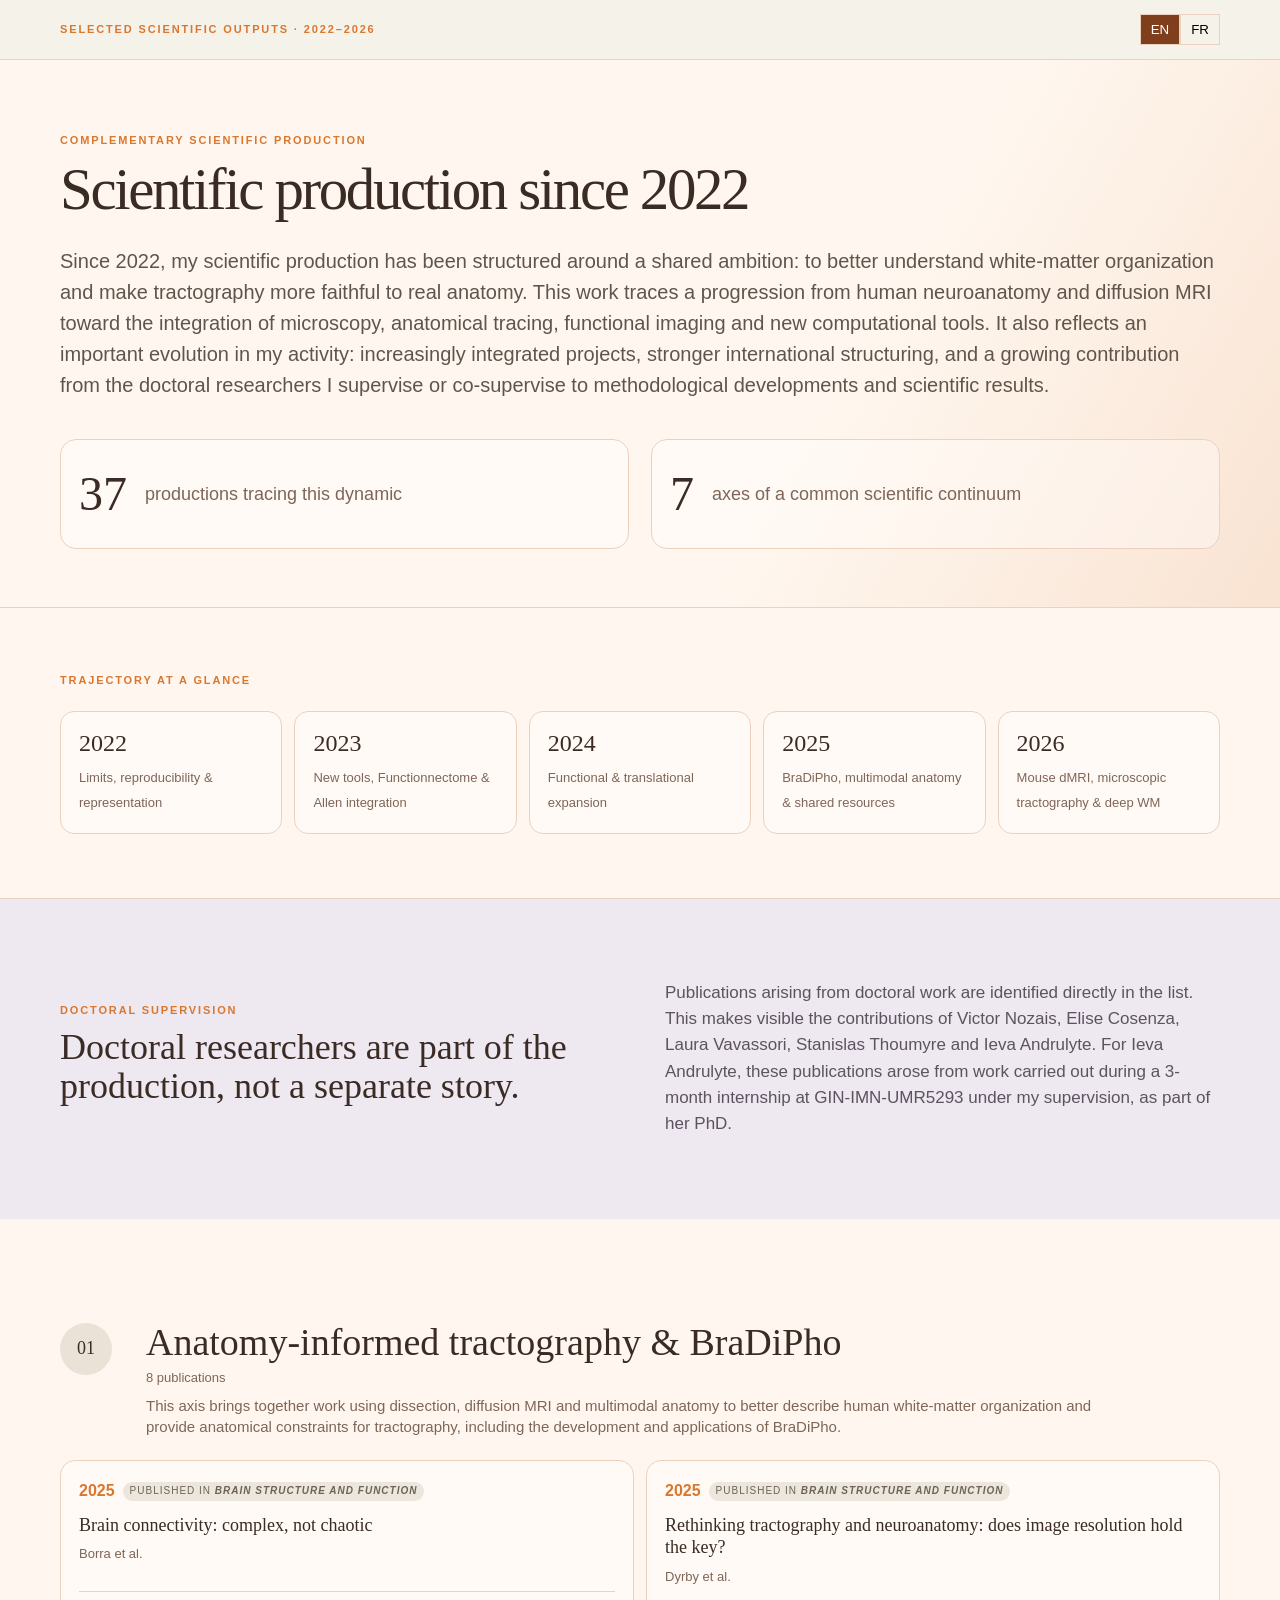
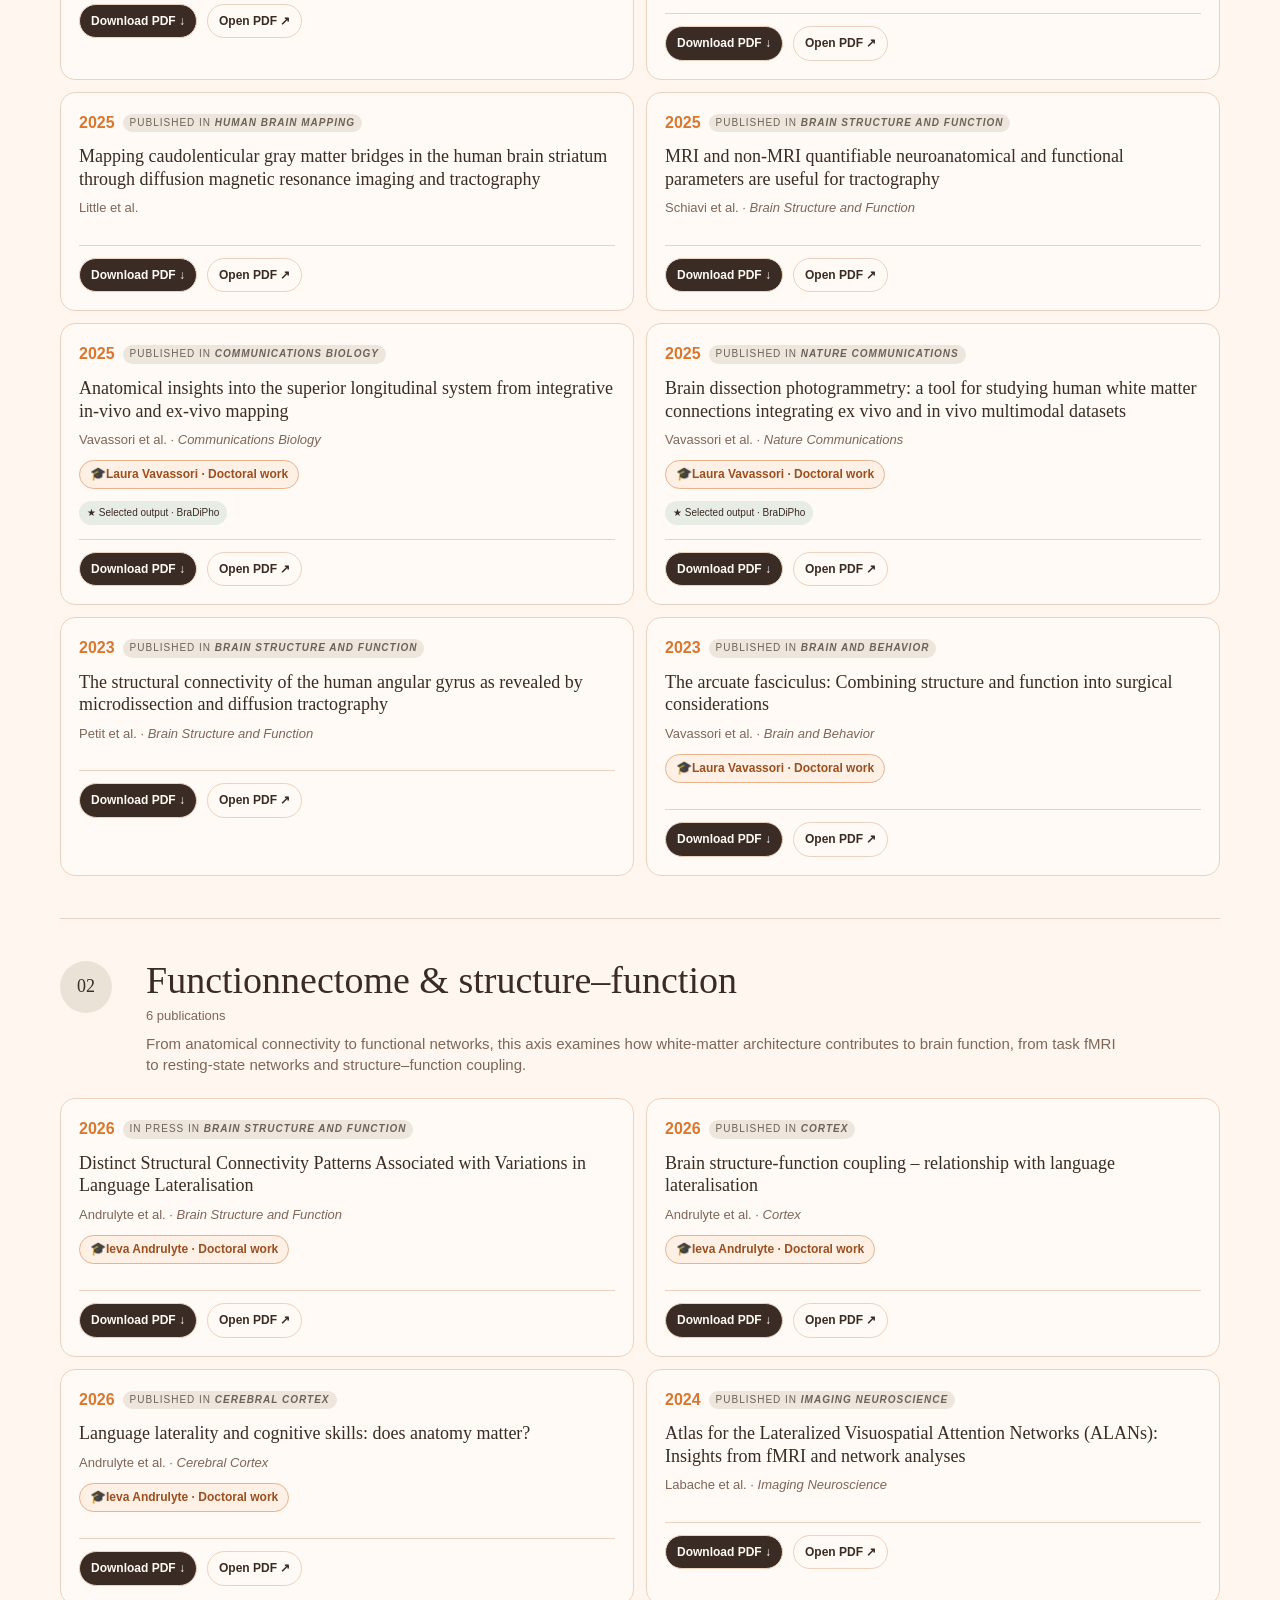
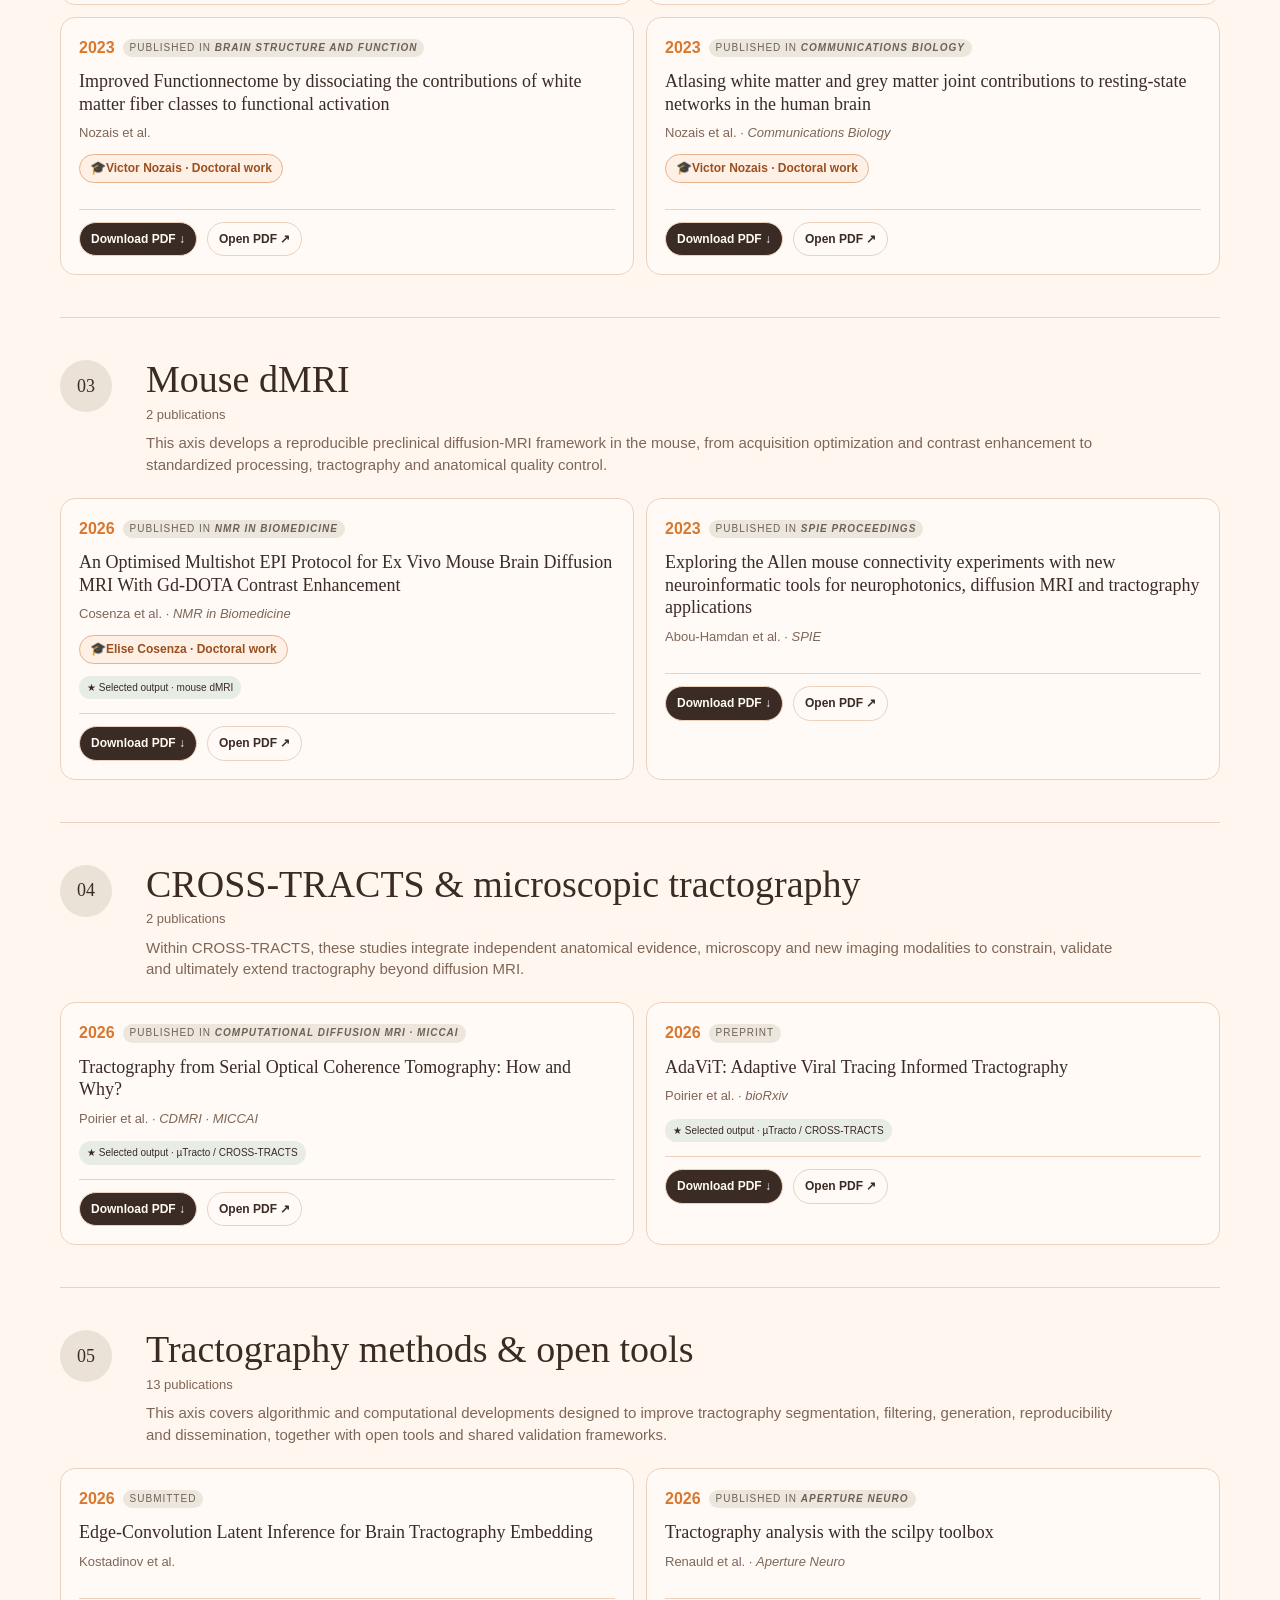
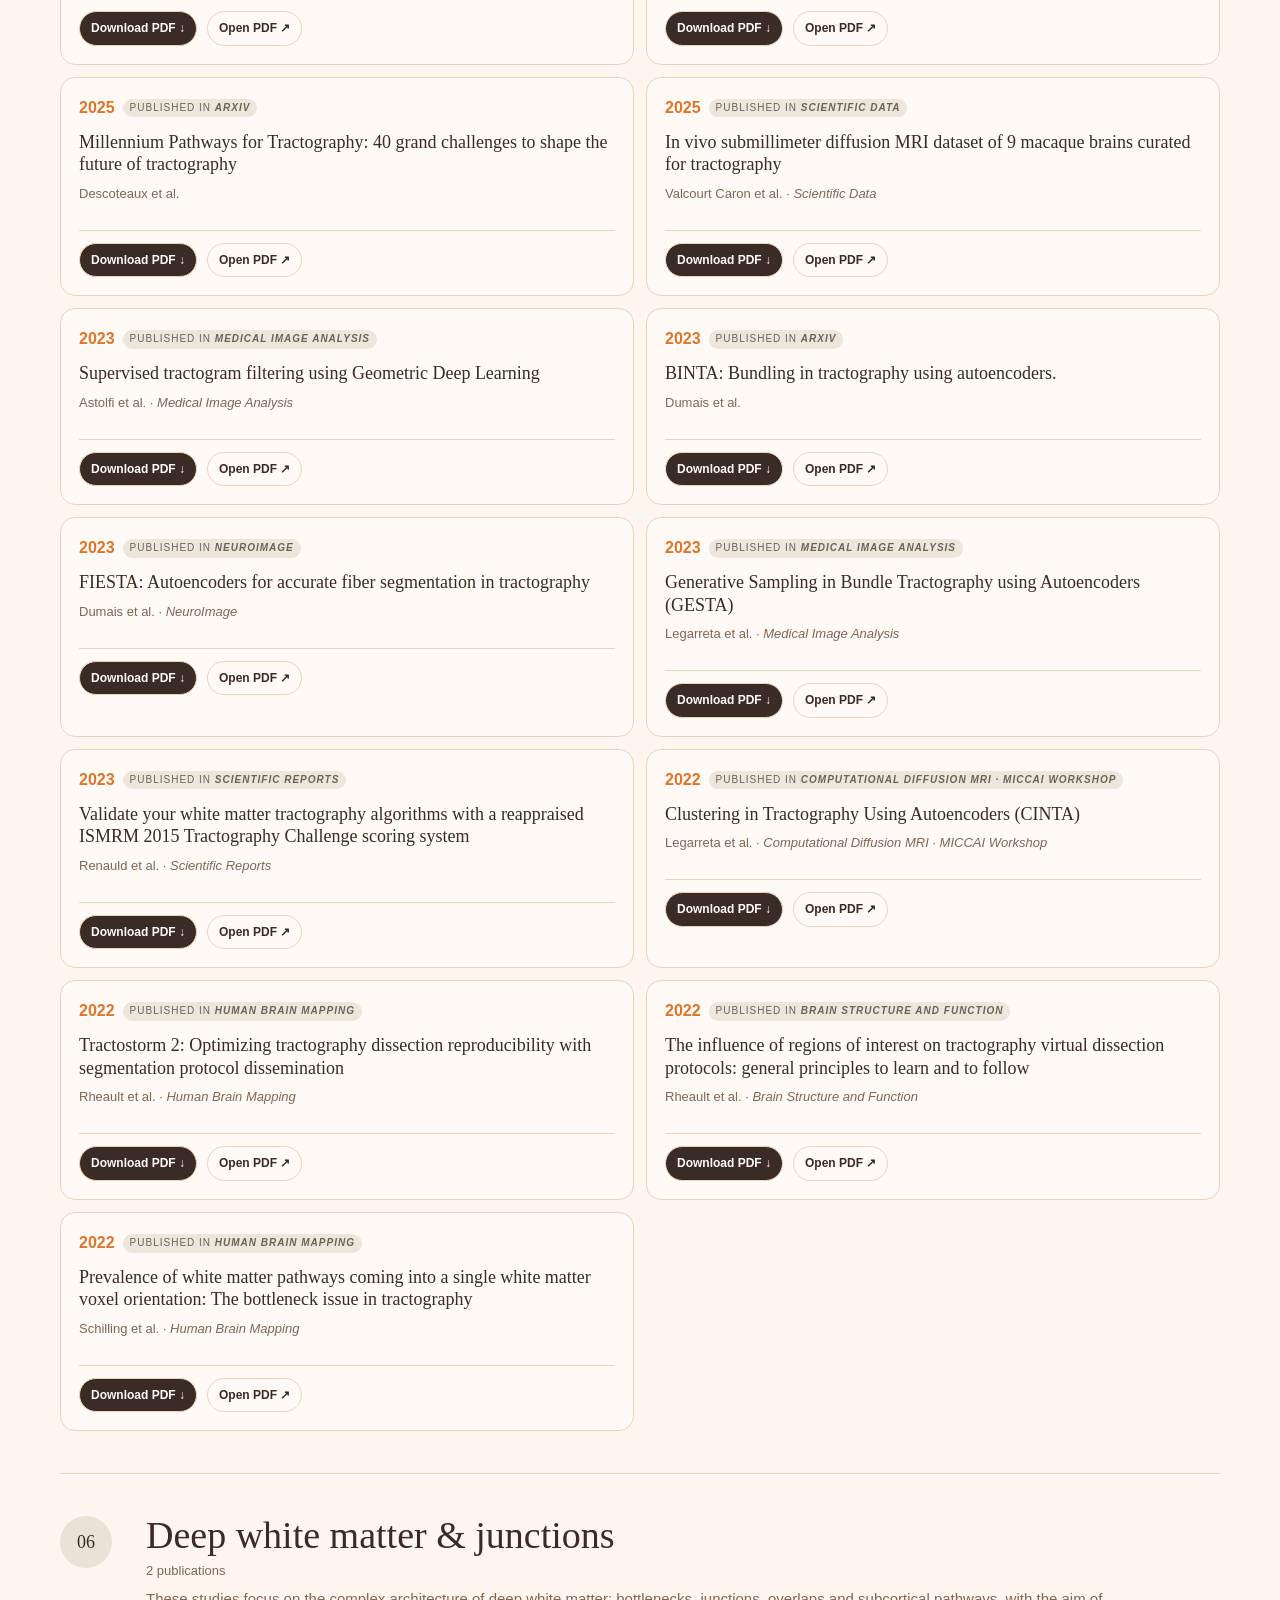
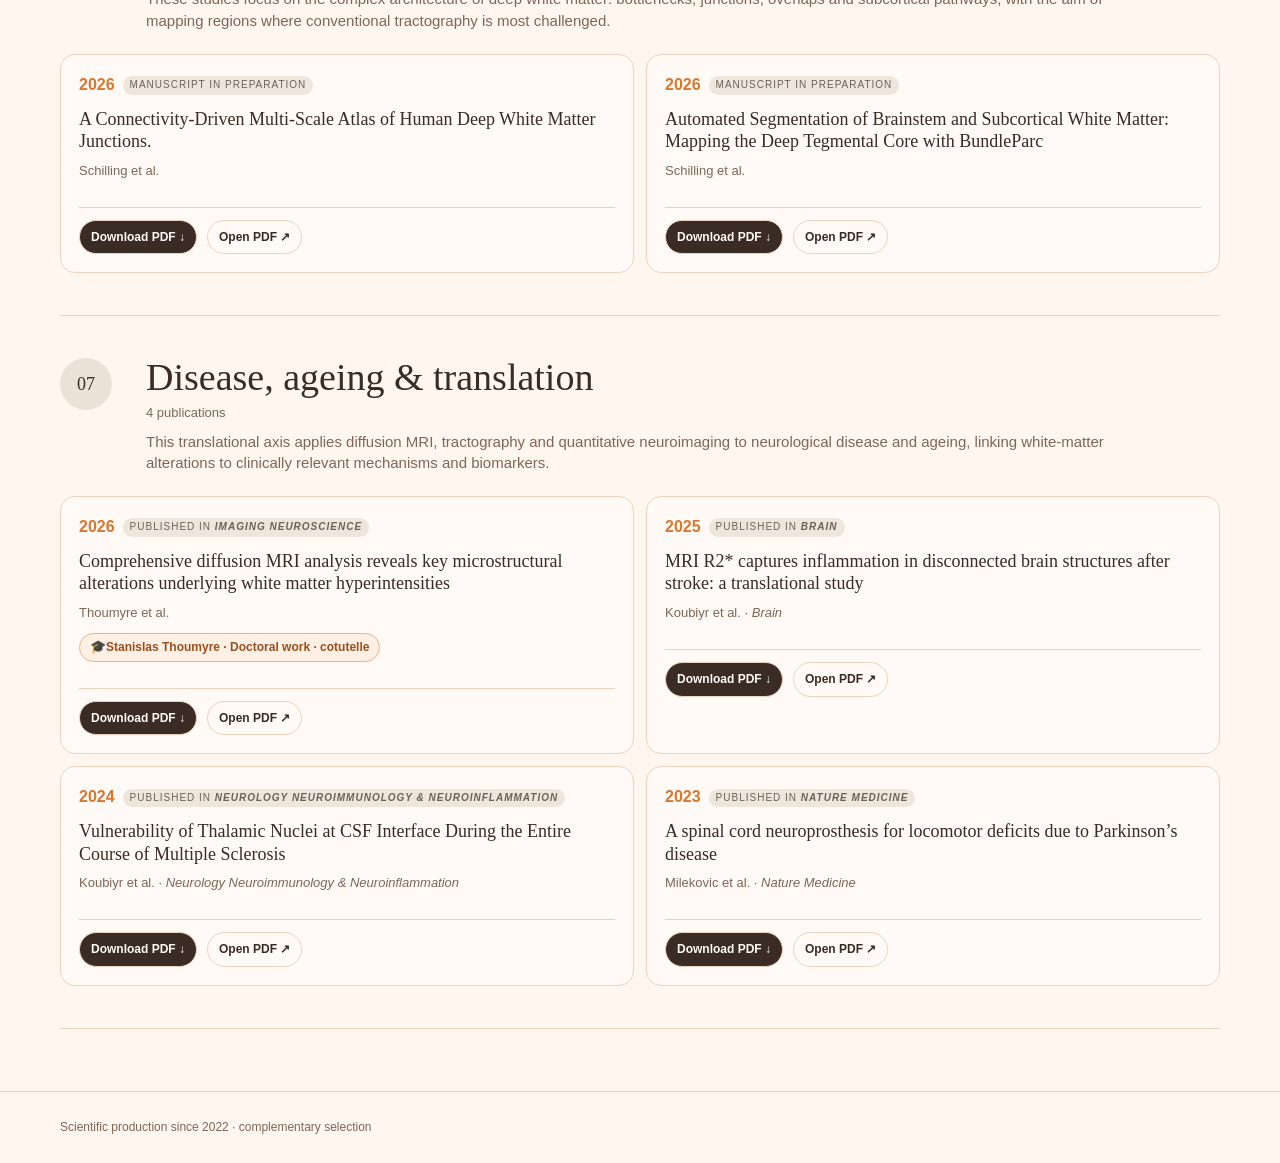
<file: publications-since-2022/index.html>
<!DOCTYPE html>
<html lang="en"><head><meta charset="utf-8"/><meta content="width=device-width,initial-scale=1" name="viewport"/><title>Scientific production since 2022</title><link href="style.css" rel="stylesheet"/></head><body>
<header><div class="wrap nav"><div class="brand">Selected scientific outputs · 2022–2026</div><div><button class="active" id="en">EN</button><button id="fr">FR</button></div></div></header>
<main><section class="hero"><div class="wrap"><div class="eyebrow" data-en="">COMPLEMENTARY SCIENTIFIC PRODUCTION</div><div class="eyebrow" data-fr="">PRODUCTION SCIENTIFIQUE COMPLÉMENTAIRE</div><h1 data-en="">Scientific production since 2022</h1><h1 data-fr="">Production scientifique depuis 2022</h1><p class="lead" data-en="">Since 2022, my scientific production has been structured around a shared ambition: to better understand white-matter organization and make tractography more faithful to real anatomy. This work traces a progression from human neuroanatomy and diffusion MRI toward the integration of microscopy, anatomical tracing, functional imaging and new computational tools. It also reflects an important evolution in my activity: increasingly integrated projects, stronger international structuring, and a growing contribution from the doctoral researchers I supervise or co-supervise to methodological developments and scientific results.</p><p class="lead" data-fr="">Depuis 2022, ma production scientifique s’est structurée autour d’une même ambition : mieux comprendre l’organisation de la substance blanche et rendre la tractographie plus fidèle à l’anatomie réelle. Ces travaux dessinent une progression allant de la neuroanatomie humaine et de l’IRM de diffusion vers l’intégration de la microscopie, du traçage anatomique, de l’imagerie fonctionnelle et de nouveaux outils computationnels. Ils reflètent également une évolution importante de mon activité : des projets de plus en plus intégrés, une structuration internationale renforcée et une contribution croissante des doctorants que j’encadre ou co-encadre aux développements méthodologiques et aux résultats scientifiques.</p>
<div class="summary summary-two">
<div class="summary-item"><b>37</b><span class="summary-label" id="summary37">productions tracing this dynamic</span></div>
<div class="summary-item"><b>7</b><span class="summary-label" id="summary7">axes of a common scientific continuum</span></div>
</div></div></section>
<section class="timeline"><div class="wrap"><div class="eyebrow" data-en="">TRAJECTORY AT A GLANCE</div><div class="eyebrow" data-fr="">TRAJECTOIRE EN UN COUP D’ŒIL</div><div class="years"><div><b>2022</b><span data-en="">Limits, reproducibility &amp; representation</span><span data-fr="">Limites, reproductibilité &amp; représentation</span></div><div><b>2023</b><span data-en="">New tools, Functionnectome &amp; Allen integration</span><span data-fr="">Nouveaux outils, Functionnectome &amp; intégration Allen</span></div><div><b>2024</b><span data-en="">Functional &amp; translational expansion</span><span data-fr="">Ouverture fonctionnelle &amp; translationnelle</span></div><div><b>2025</b><span data-en="">BraDiPho, multimodal anatomy &amp; shared resources</span><span data-fr="">BraDiPho, anatomie multimodale &amp; ressources</span></div><div><b>2026</b><span data-en="">Mouse dMRI, microscopic tractography &amp; deep WM</span><span data-fr="">IRMd souris, tractographie microscopique &amp; SB profonde</span></div></div></div></section>
<section class="doctoral"><div class="wrap"><div><div class="eyebrow" data-en="">DOCTORAL SUPERVISION</div><div class="eyebrow" data-fr="">ENCADREMENT DOCTORAL</div><h2 data-en="">Doctoral researchers are part of the production, not a separate story.</h2><h2 data-fr="">Les doctorants prennent directement part à cette production scientifique.</h2></div><p data-en="">Publications arising from doctoral work are identified directly in the list. This makes visible the contributions of Victor Nozais, Elise Cosenza, Laura Vavassori, Stanislas Thoumyre and Ieva Andrulyte. For Ieva Andrulyte, these publications arose from work carried out during a 3-month internship at GIN-IMN-UMR5293 under my supervision, as part of her PhD.</p><p data-fr="">Les publications issues des travaux doctoraux sont identifiées directement dans la liste. Elles rendent visibles les contributions de Victor Nozais, Elise Cosenza, Laura Vavassori, Stanislas Thoumyre et Ieva Andrulyte. Pour Ieva Andrulyte, ces publications ont été réalisées durant un stage de 3 mois au GIN-IMN-UMR5293 sous ma supervision, dans le cadre de son PhD.</p></div></section>
<div class="wrap axes"><section class="axis" id="anatomy"><div class="axishead"><span class="num">01</span><div><h2 data-en="">Anatomy-informed tractography &amp; BraDiPho</h2><h2 data-fr="">Tractographie guidée par l’anatomie &amp; BraDiPho</h2><p>8 publications</p><p class="axisdesc" data-en="">This axis brings together work using dissection, diffusion MRI and multimodal anatomy to better describe human white-matter organization and provide anatomical constraints for tractography, including the development and applications of BraDiPho.</p><p class="axisdesc" data-fr="">Cet axe rassemble les travaux combinant dissection, IRM de diffusion et anatomie multimodale pour mieux décrire l’organisation de la substance blanche humaine et fournir des contraintes anatomiques à la tractographie, notamment à travers le développement et les applications de BraDiPho.</p></div></div><div class="pubs"><article class="pub" data-status="published" data-year="2025"><div class="meta"><span class="year">2025</span><span class="status" data-en="">published in <em>Brain Structure and Function</em></span><span class="status" data-fr="">publié dans <em>Brain Structure and Function</em></span></div><h3>Brain connectivity: complex, not chaotic</h3><p>Borra et al.</p><div class="tags"></div><div class="pub-actions"><a class="pdf-download" download="" href="assets/pdfs/13924_Bora_BSAF_inpress_25.pdf"><span data-en="">Download PDF ↓</span><span data-fr="">Télécharger le PDF ↓</span></a><a class="pdf-view" href="assets/pdfs/13924_Bora_BSAF_inpress_25.pdf" rel="noopener" target="_blank"><span data-en="">Open PDF ↗</span><span data-fr="">Ouvrir le PDF ↗</span></a></div></article><article class="pub" data-status="published" data-year="2025"><div class="meta"><span class="year">2025</span><span class="status" data-en="">published in <em>Brain Structure and Function</em></span><span class="status" data-fr="">publié dans <em>Brain Structure and Function</em></span></div><h3>Rethinking tractography and neuroanatomy: does image resolution hold the key?</h3><p>Dyrby et al.</p><div class="tags"></div><div class="pub-actions"><a class="pdf-download" download="" href="assets/pdfs/13925_Dyrby_BSAF_230-163_25.pdf"><span data-en="">Download PDF ↓</span><span data-fr="">Télécharger le PDF ↓</span></a><a class="pdf-view" href="assets/pdfs/13925_Dyrby_BSAF_230-163_25.pdf" rel="noopener" target="_blank"><span data-en="">Open PDF ↗</span><span data-fr="">Ouvrir le PDF ↗</span></a></div></article><article class="pub" data-status="published" data-year="2025"><div class="meta"><span class="year">2025</span><span class="status" data-en="">published in <em>Human Brain Mapping</em></span><span class="status" data-fr="">publié dans <em>Human Brain Mapping</em></span></div><h3>Mapping caudolenticular gray matter bridges in the human brain striatum through diffusion magnetic resonance imaging and tractography</h3><p>Little et al.</p><div class="tags"></div><div class="pub-actions"><a class="pdf-download" download="" href="assets/pdfs/13555_Little_HBM_46-e70245_25.pdf"><span data-en="">Download PDF ↓</span><span data-fr="">Télécharger le PDF ↓</span></a><a class="pdf-view" href="assets/pdfs/13555_Little_HBM_46-e70245_25.pdf" rel="noopener" target="_blank"><span data-en="">Open PDF ↗</span><span data-fr="">Ouvrir le PDF ↗</span></a></div></article><article class="pub" data-status="published" data-year="2025"><div class="meta"><span class="year">2025</span><span class="status" data-en="">published in <em>Brain Structure and Function</em></span><span class="status" data-fr="">publié dans <em>Brain Structure and Function</em></span></div><h3>MRI and non-MRI quantifiable neuroanatomical and functional parameters are useful for tractography</h3><p>Schiavi et al. · <em>Brain Structure and Function</em></p><div class="tags"></div><div class="pub-actions"><a class="pdf-download" download="" href="assets/pdfs/13923_Schiavi_BSAF_230-83_25.pdf.pdf"><span data-en="">Download PDF ↓</span><span data-fr="">Télécharger le PDF ↓</span></a><a class="pdf-view" href="assets/pdfs/13923_Schiavi_BSAF_230-83_25.pdf.pdf" rel="noopener" target="_blank"><span data-en="">Open PDF ↗</span><span data-fr="">Ouvrir le PDF ↗</span></a></div></article><article class="pub" data-status="published" data-year="2025"><div class="meta"><span class="year">2025</span><span class="status" data-en="">published in <em>Communications Biology</em></span><span class="status" data-fr="">publié dans <em>Communications Biology</em></span></div><h3>Anatomical insights into the superior longitudinal system from integrative in-vivo and ex-vivo mapping</h3><p>Vavassori et al. · <em>Communications Biology</em></p><div class="supervision-badges"><span class="supervision-badge doctoral" data-en="">Laura Vavassori · Doctoral work</span><span class="supervision-badge doctoral" data-fr="">Laura Vavassori · Travail doctoral</span></div><div class="tags"><a class="tag selected-output-link" href="https://lpetit.github.io/selected-outputs/bradipho/" target="_blank" rel="noopener">★ Selected output · BraDiPho</a></div><div class="pub-actions"><a class="pdf-download" download="" href="assets/pdfs/14074_Vavassori_CommBiol_8-1328_25.pdf"><span data-en="">Download PDF ↓</span><span data-fr="">Télécharger le PDF ↓</span></a><a class="pdf-view" href="assets/pdfs/14074_Vavassori_CommBiol_8-1328_25.pdf" rel="noopener" target="_blank"><span data-en="">Open PDF ↗</span><span data-fr="">Ouvrir le PDF ↗</span></a></div></article><article class="pub" data-status="published" data-year="2025"><div class="meta"><span class="year">2025</span><span class="status" data-en="">published in <em>Nature Communications</em></span><span class="status" data-fr="">publié dans <em>Nature Communications</em></span></div><h3>Brain dissection photogrammetry: a tool for studying human white matter connections integrating ex vivo and in vivo multimodal datasets</h3><p>Vavassori et al. · <em>Nature Communications</em></p><div class="supervision-badges"><span class="supervision-badge doctoral" data-en="">Laura Vavassori · Doctoral work</span><span class="supervision-badge doctoral" data-fr="">Laura Vavassori · Travail doctoral</span></div><div class="tags"><a class="tag selected-output-link" href="https://lpetit.github.io/selected-outputs/bradipho/" target="_blank" rel="noopener">★ Selected output · BraDiPho</a></div><div class="pub-actions"><a class="pdf-download" download="" href="assets/pdfs/14003_Vavassori_NatComms_16-9801_25.pdf"><span data-en="">Download PDF ↓</span><span data-fr="">Télécharger le PDF ↓</span></a><a class="pdf-view" href="assets/pdfs/14003_Vavassori_NatComms_16-9801_25.pdf" rel="noopener" target="_blank"><span data-en="">Open PDF ↗</span><span data-fr="">Ouvrir le PDF ↗</span></a></div></article><article class="pub" data-status="published" data-year="2023"><div class="meta"><span class="year">2023</span><span class="status" data-en="">published in <em>Brain Structure and Function</em></span><span class="status" data-fr="">publié dans <em>Brain Structure and Function</em></span></div><h3>The structural connectivity of the human angular gyrus as revealed by microdissection and diffusion tractography</h3><p>Petit et al. · <em>Brain Structure and Function</em></p><div class="tags"></div><div class="pub-actions"><a class="pdf-download" download="" href="assets/pdfs/13187_Petit_BSAF_inpress_22.pdf"><span data-en="">Download PDF ↓</span><span data-fr="">Télécharger le PDF ↓</span></a><a class="pdf-view" href="assets/pdfs/13187_Petit_BSAF_inpress_22.pdf" rel="noopener" target="_blank"><span data-en="">Open PDF ↗</span><span data-fr="">Ouvrir le PDF ↗</span></a></div></article><article class="pub" data-status="published" data-year="2023"><div class="meta"><span class="year">2023</span><span class="status" data-en="">published in <em>Brain and Behavior</em></span><span class="status" data-fr="">publié dans <em>Brain and Behavior</em></span></div><h3>The arcuate fasciculus: Combining structure and function into surgical considerations</h3><p>Vavassori et al. · <em>Brain and Behavior</em></p><div class="supervision-badges"><span class="supervision-badge doctoral" data-en="">Laura Vavassori · Doctoral work</span><span class="supervision-badge doctoral" data-fr="">Laura Vavassori · Travail doctoral</span></div><div class="tags"></div><div class="pub-actions"><a class="pdf-download" download="" href="assets/pdfs/13269_Vavassori_B&amp;B_e3107_23.pdf"><span data-en="">Download PDF ↓</span><span data-fr="">Télécharger le PDF ↓</span></a><a class="pdf-view" href="assets/pdfs/13269_Vavassori_B&amp;B_e3107_23.pdf" rel="noopener" target="_blank"><span data-en="">Open PDF ↗</span><span data-fr="">Ouvrir le PDF ↗</span></a></div></article></div></section><section class="axis" id="function"><div class="axishead"><span class="num">02</span><div><h2 data-en="">Functionnectome &amp; structure–function</h2><h2 data-fr="">Functionnectome &amp; structure–fonction</h2><p>6 publications</p><p class="axisdesc" data-en="">From anatomical connectivity to functional networks, this axis examines how white-matter architecture contributes to brain function, from task fMRI to resting-state networks and structure–function coupling.</p><p class="axisdesc" data-fr="">De la connectivité anatomique aux réseaux fonctionnels, cet axe étudie comment l’architecture de la substance blanche contribue aux fonctions cérébrales, de l’IRMf de tâche aux réseaux de repos et au couplage structure–fonction.</p></div></div><div class="pubs"><article class="pub" data-status="in press" data-year="2026"><div class="meta"><span class="year">2026</span><span class="status" data-en="">in press in <em>Brain Structure and Function</em></span><span class="status" data-fr="">sous presse dans <em>Brain Structure and Function</em></span></div><h3>Distinct Structural Connectivity Patterns Associated with Variations in Language Lateralisation</h3><p>Andrulyte et al. · <em>Brain Structure and Function</em></p><div class="supervision-badges"><span class="supervision-badge doctoral" data-en="">Ieva Andrulyte · Doctoral work</span><span class="supervision-badge doctoral" data-fr="">Ieva Andrulyte · Travail doctoral</span></div><div class="tags"></div><div class="pub-actions"><a class="pdf-download" download="" href="assets/pdfs/14415_Andrulyte_Cx_inpress_26.pdf"><span data-en="">Download PDF ↓</span><span data-fr="">Télécharger le PDF ↓</span></a><a class="pdf-view" href="assets/pdfs/14415_Andrulyte_Cx_inpress_26.pdf" rel="noopener" target="_blank"><span data-en="">Open PDF ↗</span><span data-fr="">Ouvrir le PDF ↗</span></a></div></article><article class="pub" data-status="published" data-year="2026"><div class="meta"><span class="year">2026</span><span class="status" data-en="">published in <em>Cortex</em></span><span class="status" data-fr="">publié dans <em>Cortex</em></span></div><h3>Brain structure-function coupling – relationship with language lateralisation</h3><p>Andrulyte et al. · <em>Cortex</em></p><div class="supervision-badges"><span class="supervision-badge doctoral" data-en="">Ieva Andrulyte · Doctoral work</span><span class="supervision-badge doctoral" data-fr="">Ieva Andrulyte · Travail doctoral</span></div><div class="tags"></div><div class="pub-actions"><a class="pdf-download" download="" href="assets/pdfs/13926_Andrulyte_Cx_204-115_26.pdf"><span data-en="">Download PDF ↓</span><span data-fr="">Télécharger le PDF ↓</span></a><a class="pdf-view" href="assets/pdfs/13926_Andrulyte_Cx_204-115_26.pdf" rel="noopener" target="_blank"><span data-en="">Open PDF ↗</span><span data-fr="">Ouvrir le PDF ↗</span></a></div></article><article class="pub" data-status="published" data-year="2026"><div class="meta"><span class="year">2026</span><span class="status" data-en="">published in <em>Cerebral Cortex</em></span><span class="status" data-fr="">publié dans <em>Cerebral Cortex</em></span></div><h3>Language laterality and cognitive skills: does anatomy matter?</h3><p>Andrulyte et al. · <em>Cerebral Cortex</em></p><div class="supervision-badges"><span class="supervision-badge doctoral" data-en="">Ieva Andrulyte · Doctoral work</span><span class="supervision-badge doctoral" data-fr="">Ieva Andrulyte · Travail doctoral</span></div><div class="tags"></div><div class="pub-actions"><a class="pdf-download" download="" href="assets/pdfs/13927_Andrulyte_CCx_36-bhag067_26.pdf"><span data-en="">Download PDF ↓</span><span data-fr="">Télécharger le PDF ↓</span></a><a class="pdf-view" href="assets/pdfs/13927_Andrulyte_CCx_36-bhag067_26.pdf" rel="noopener" target="_blank"><span data-en="">Open PDF ↗</span><span data-fr="">Ouvrir le PDF ↗</span></a></div></article><article class="pub" data-status="published" data-year="2024"><div class="meta"><span class="year">2024</span><span class="status" data-en="">published in <em>Imaging Neuroscience</em></span><span class="status" data-fr="">publié dans <em>Imaging Neuroscience</em></span></div><h3>Atlas for the Lateralized Visuospatial Attention Networks (ALANs): Insights from fMRI and network analyses</h3><p>Labache et al. · <em>Imaging Neuroscience</em></p><div class="tags"></div><div class="pub-actions"><a class="pdf-download" download="" href="assets/pdfs/13618_Labache_ImagNeurosci_2_24.pdf"><span data-en="">Download PDF ↓</span><span data-fr="">Télécharger le PDF ↓</span></a><a class="pdf-view" href="assets/pdfs/13618_Labache_ImagNeurosci_2_24.pdf" rel="noopener" target="_blank"><span data-en="">Open PDF ↗</span><span data-fr="">Ouvrir le PDF ↗</span></a></div></article><article class="pub" data-status="published" data-year="2023"><div class="meta"><span class="year">2023</span><span class="status" data-en="">published in <em>Brain Structure and Function</em></span><span class="status" data-fr="">publié dans <em>Brain Structure and Function</em></span></div><h3>Improved Functionnectome by dissociating the contributions of white matter fiber classes to functional activation</h3><p>Nozais et al.</p><div class="supervision-badges"><span class="supervision-badge doctoral" data-en="">Victor Nozais · Doctoral work</span><span class="supervision-badge doctoral" data-fr="">Victor Nozais · Travail doctoral</span></div><div class="tags"></div><div class="pub-actions"><a class="pdf-download" download="" href="assets/pdfs/13436_Nozais_BSAF_inpress_23.pdf"><span data-en="">Download PDF ↓</span><span data-fr="">Télécharger le PDF ↓</span></a><a class="pdf-view" href="assets/pdfs/13436_Nozais_BSAF_inpress_23.pdf" rel="noopener" target="_blank"><span data-en="">Open PDF ↗</span><span data-fr="">Ouvrir le PDF ↗</span></a></div></article><article class="pub" data-status="published" data-year="2023"><div class="meta"><span class="year">2023</span><span class="status" data-en="">published in <em>Communications Biology</em></span><span class="status" data-fr="">publié dans <em>Communications Biology</em></span></div><h3>Atlasing white matter and grey matter joint contributions to resting-state networks in the human brain</h3><p>Nozais et al. · <em>Communications Biology</em></p><div class="supervision-badges"><span class="supervision-badge doctoral" data-en="">Victor Nozais · Doctoral work</span><span class="supervision-badge doctoral" data-fr="">Victor Nozais · Travail doctoral</span></div><div class="tags"></div><div class="pub-actions"><a class="pdf-download" download="" href="assets/pdfs/13475_Nozais_CommunBiol_6-726_23.pdf"><span data-en="">Download PDF ↓</span><span data-fr="">Télécharger le PDF ↓</span></a><a class="pdf-view" href="assets/pdfs/13475_Nozais_CommunBiol_6-726_23.pdf" rel="noopener" target="_blank"><span data-en="">Open PDF ↗</span><span data-fr="">Ouvrir le PDF ↗</span></a></div></article></div></section><section class="axis" id="mouse"><div class="axishead"><span class="num">03</span><div><h2 data-en="">Mouse dMRI</h2><h2 data-fr="">IRM de diffusion chez la souris</h2><p>2 publications</p><p class="axisdesc" data-en="">This axis develops a reproducible preclinical diffusion-MRI framework in the mouse, from acquisition optimization and contrast enhancement to standardized processing, tractography and anatomical quality control.</p><p class="axisdesc" data-fr="">Cet axe développe un cadre reproductible d’IRM de diffusion préclinique chez la souris, de l’optimisation des acquisitions et du contraste au traitement standardisé, à la tractographie et au contrôle qualité anatomique.</p></div></div><div class="pubs"><article class="pub" data-status="published" data-year="2026"><div class="meta"><span class="year">2026</span><span class="status" data-en="">published in <em>NMR in Biomedicine</em></span><span class="status" data-fr="">publié dans <em>NMR in Biomedicine</em></span></div><h3>An Optimised Multishot EPI Protocol for Ex Vivo Mouse Brain Diffusion MRI With Gd-DOTA Contrast Enhancement</h3><p>Cosenza et al. · <em>NMR in Biomedicine</em></p><div class="supervision-badges"><span class="supervision-badge doctoral" data-en="">Elise Cosenza · Doctoral work</span><span class="supervision-badge doctoral" data-fr="">Elise Cosenza · Travail doctoral</span></div><div class="tags"><a class="tag selected-output-link" href="https://lpetit.github.io/selected-outputs/mouse_dmri/" target="_blank" rel="noopener">★ Selected output · mouse dMRI</a></div><div class="pub-actions"><a class="pdf-download" download="" href="assets/pdfs/14144_Cosenza_NMRBiomed_39-e70270_26.pdf"><span data-en="">Download PDF ↓</span><span data-fr="">Télécharger le PDF ↓</span></a><a class="pdf-view" href="assets/pdfs/14144_Cosenza_NMRBiomed_39-e70270_26.pdf" rel="noopener" target="_blank"><span data-en="">Open PDF ↗</span><span data-fr="">Ouvrir le PDF ↗</span></a></div></article><article class="pub" data-status="published" data-year="2023"><div class="meta"><span class="year">2023</span><span class="status" data-en="">published in <em>SPIE Proceedings</em></span><span class="status" data-fr="">publié dans <em>SPIE Proceedings</em></span></div><h3>Exploring the Allen mouse connectivity experiments with new neuroinformatic tools for neurophotonics, diffusion MRI and tractography applications</h3><p>Abou-Hamdan et al. · <em>SPIE</em></p><div class="tags"></div><div class="pub-actions"><a class="pdf-download" download="" href="assets/pdfs/13350_Abou-Hamdan_SPIE_2023.pdf"><span data-en="">Download PDF ↓</span><span data-fr="">Télécharger le PDF ↓</span></a><a class="pdf-view" href="assets/pdfs/13350_Abou-Hamdan_SPIE_2023.pdf" rel="noopener" target="_blank"><span data-en="">Open PDF ↗</span><span data-fr="">Ouvrir le PDF ↗</span></a></div></article></div></section><section class="axis" id="cross"><div class="axishead"><span class="num">04</span><div><h2 data-en="">CROSS-TRACTS &amp; microscopic tractography</h2><h2 data-fr="">CROSS-TRACTS &amp; tractographie microscopique</h2><p>2 publications</p><p class="axisdesc" data-en="">Within CROSS-TRACTS, these studies integrate independent anatomical evidence, microscopy and new imaging modalities to constrain, validate and ultimately extend tractography beyond diffusion MRI.</p><p class="axisdesc" data-fr="">Dans le cadre de CROSS-TRACTS, ces travaux intègrent des références anatomiques indépendantes, la microscopie et de nouvelles modalités d’imagerie pour contraindre, valider et finalement étendre la tractographie au-delà de l’IRM de diffusion.</p></div></div><div class="pubs"><article class="pub" data-status="published" data-year="2026"><div class="meta"><span class="year">2026</span><span class="status" data-en="">published in <em>Computational Diffusion MRI · MICCAI</em></span><span class="status" data-fr="">publié dans <em>Computational Diffusion MRI · MICCAI</em></span></div><h3>Tractography from Serial Optical Coherence Tomography: How and Why?</h3><p>Poirier et al. · <em>CDMRI · MICCAI</em></p><div class="tags"><a class="tag selected-output-link" href="https://lpetit.github.io/selected-outputs/microtracto/" target="_blank" rel="noopener">★ Selected output · µTracto / CROSS-TRACTS</a></div><div class="pub-actions"><a class="pdf-download" download="" href="assets/pdfs/14418_Poirier_bioRxiv_26.pdf"><span data-en="">Download PDF ↓</span><span data-fr="">Télécharger le PDF ↓</span></a><a class="pdf-view" href="assets/pdfs/14418_Poirier_bioRxiv_26.pdf" rel="noopener" target="_blank"><span data-en="">Open PDF ↗</span><span data-fr="">Ouvrir le PDF ↗</span></a></div></article><article class="pub" data-status="preprint" data-year="2026"><div class="meta"><span class="year">2026</span><span class="status" data-en="">preprint</span><span class="status" data-fr="">prépublication</span></div><h3>AdaViT: Adaptive Viral Tracing Informed Tractography</h3><p>Poirier et al. · <em>bioRxiv</em></p><div class="tags"><a class="tag selected-output-link" href="https://lpetit.github.io/selected-outputs/microtracto/" target="_blank" rel="noopener">★ Selected output · µTracto / CROSS-TRACTS</a></div><div class="pub-actions"><a class="pdf-download" download="" href="assets/pdfs/14433_Poirier_CDMRI_MICCAI_26.pdf"><span data-en="">Download PDF ↓</span><span data-fr="">Télécharger le PDF ↓</span></a><a class="pdf-view" href="assets/pdfs/14433_Poirier_CDMRI_MICCAI_26.pdf" rel="noopener" target="_blank"><span data-en="">Open PDF ↗</span><span data-fr="">Ouvrir le PDF ↗</span></a></div></article></div></section><section class="axis" id="methods"><div class="axishead"><span class="num">05</span><div><h2 data-en="">Tractography methods &amp; open tools</h2><h2 data-fr="">Méthodes de tractographie &amp; outils ouverts</h2><p>13 publications</p><p class="axisdesc" data-en="">This axis covers algorithmic and computational developments designed to improve tractography segmentation, filtering, generation, reproducibility and dissemination, together with open tools and shared validation frameworks.</p><p class="axisdesc" data-fr="">Cet axe regroupe les développements algorithmiques et computationnels visant à améliorer la segmentation, le filtrage, la génération, la reproductibilité et la diffusion des méthodes de tractographie, ainsi que les outils ouverts et cadres de validation partagés.</p></div></div><div class="pubs"><article class="pub" data-status="submitted" data-year="2026"><div class="meta"><span class="year">2026</span><span class="status" data-en="">submitted</span><span class="status" data-fr="">soumis</span></div><h3>Edge-Convolution Latent Inference for Brain Tractography Embedding</h3><p>Kostadinov et al.</p><div class="tags"></div><div class="pub-actions"><a class="pdf-download" download="" href="assets/pdfs/14327_Kostadinov_AIHA_2026_submitted.pdf"><span data-en="">Download PDF ↓</span><span data-fr="">Télécharger le PDF ↓</span></a><a class="pdf-view" href="assets/pdfs/14327_Kostadinov_AIHA_2026_submitted.pdf" rel="noopener" target="_blank"><span data-en="">Open PDF ↗</span><span data-fr="">Ouvrir le PDF ↗</span></a></div></article><article class="pub" data-status="published" data-year="2026"><div class="meta"><span class="year">2026</span><span class="status" data-en="">published in <em>Aperture Neuro</em></span><span class="status" data-fr="">publié dans <em>Aperture Neuro</em></span></div><h3>Tractography analysis with the scilpy toolbox</h3><p>Renauld et al. · <em>Aperture Neuro</em></p><div class="tags"></div><div class="pub-actions"><a class="pdf-download" download="" href="assets/pdfs/14224_Renauld_ApertureNeuro_6_26.pdf"><span data-en="">Download PDF ↓</span><span data-fr="">Télécharger le PDF ↓</span></a><a class="pdf-view" href="assets/pdfs/14224_Renauld_ApertureNeuro_6_26.pdf" rel="noopener" target="_blank"><span data-en="">Open PDF ↗</span><span data-fr="">Ouvrir le PDF ↗</span></a></div></article><article class="pub" data-status="published" data-year="2025"><div class="meta"><span class="year">2025</span><span class="status" data-en="">published in <em>arXiv</em></span><span class="status" data-fr="">publié dans <em>arXiv</em></span></div><h3>Millennium Pathways for Tractography: 40 grand challenges to shape the future of tractography</h3><p>Descoteaux et al.</p><div class="tags"></div><div class="pub-actions"><a class="pdf-download" download="" href="assets/pdfs/14119_Descoteaux_arXiv_25.pdf"><span data-en="">Download PDF ↓</span><span data-fr="">Télécharger le PDF ↓</span></a><a class="pdf-view" href="assets/pdfs/14119_Descoteaux_arXiv_25.pdf" rel="noopener" target="_blank"><span data-en="">Open PDF ↗</span><span data-fr="">Ouvrir le PDF ↗</span></a></div></article><article class="pub" data-status="published" data-year="2025"><div class="meta"><span class="year">2025</span><span class="status" data-en="">published in <em>Scientific Data</em></span><span class="status" data-fr="">publié dans <em>Scientific Data</em></span></div><h3>In vivo submillimeter diffusion MRI dataset of 9 macaque brains curated for tractography</h3><p>Valcourt Caron et al. · <em>Scientific Data</em></p><div class="tags"></div><div class="pub-actions"><a class="pdf-download" download="" href="assets/pdfs/14031_Valcourt-Caron_SciData_12-1199_25.pdf"><span data-en="">Download PDF ↓</span><span data-fr="">Télécharger le PDF ↓</span></a><a class="pdf-view" href="assets/pdfs/14031_Valcourt-Caron_SciData_12-1199_25.pdf" rel="noopener" target="_blank"><span data-en="">Open PDF ↗</span><span data-fr="">Ouvrir le PDF ↗</span></a></div></article><article class="pub" data-status="published" data-year="2023"><div class="meta"><span class="year">2023</span><span class="status" data-en="">published in <em>Medical Image Analysis</em></span><span class="status" data-fr="">publié dans <em>Medical Image Analysis</em></span></div><h3>Supervised tractogram filtering using Geometric Deep Learning</h3><p>Astolfi et al. · <em>Medical Image Analysis</em></p><div class="tags"></div><div class="pub-actions"><a class="pdf-download" download="" href="assets/pdfs/13476_Astolfi_MedIA_90-102893_23.pdf"><span data-en="">Download PDF ↓</span><span data-fr="">Télécharger le PDF ↓</span></a><a class="pdf-view" href="assets/pdfs/13476_Astolfi_MedIA_90-102893_23.pdf" rel="noopener" target="_blank"><span data-en="">Open PDF ↗</span><span data-fr="">Ouvrir le PDF ↗</span></a></div></article><article class="pub" data-status="published" data-year="2023"><div class="meta"><span class="year">2023</span><span class="status" data-en="">published in <em>arXiv</em></span><span class="status" data-fr="">publié dans <em>arXiv</em></span></div><h3>BINTA: Bundling in tractography using autoencoders.</h3><p>Dumais et al.</p><div class="tags"></div><div class="pub-actions"><a class="pdf-download" download="" href="assets/pdfs/13332_Dumais_arXiv_23.pdf"><span data-en="">Download PDF ↓</span><span data-fr="">Télécharger le PDF ↓</span></a><a class="pdf-view" href="assets/pdfs/13332_Dumais_arXiv_23.pdf" rel="noopener" target="_blank"><span data-en="">Open PDF ↗</span><span data-fr="">Ouvrir le PDF ↗</span></a></div></article><article class="pub" data-status="published" data-year="2023"><div class="meta"><span class="year">2023</span><span class="status" data-en="">published in <em>NeuroImage</em></span><span class="status" data-fr="">publié dans <em>NeuroImage</em></span></div><h3>FIESTA: Autoencoders for accurate fiber segmentation in tractography</h3><p>Dumais et al. · <em>NeuroImage</em></p><div class="tags"></div><div class="pub-actions"><a class="pdf-download" download="" href="assets/pdfs/13474_Dumais_NI_inpress_23.pdf"><span data-en="">Download PDF ↓</span><span data-fr="">Télécharger le PDF ↓</span></a><a class="pdf-view" href="assets/pdfs/13474_Dumais_NI_inpress_23.pdf" rel="noopener" target="_blank"><span data-en="">Open PDF ↗</span><span data-fr="">Ouvrir le PDF ↗</span></a></div></article><article class="pub" data-status="published" data-year="2023"><div class="meta"><span class="year">2023</span><span class="status" data-en="">published in <em>Medical Image Analysis</em></span><span class="status" data-fr="">publié dans <em>Medical Image Analysis</em></span></div><h3>Generative Sampling in Bundle Tractography using Autoencoders (GESTA)</h3><p>Legarreta et al. · <em>Medical Image Analysis</em></p><div class="tags"></div><div class="pub-actions"><a class="pdf-download" download="" href="assets/pdfs/13188_Legarreta_MedIA_85-102761_23.pdf"><span data-en="">Download PDF ↓</span><span data-fr="">Télécharger le PDF ↓</span></a><a class="pdf-view" href="assets/pdfs/13188_Legarreta_MedIA_85-102761_23.pdf" rel="noopener" target="_blank"><span data-en="">Open PDF ↗</span><span data-fr="">Ouvrir le PDF ↗</span></a></div></article><article class="pub" data-status="published" data-year="2023"><div class="meta"><span class="year">2023</span><span class="status" data-en="">published in <em>Scientific Reports</em></span><span class="status" data-fr="">publié dans <em>Scientific Reports</em></span></div><h3>Validate your white matter tractography algorithms with a reappraised ISMRM 2015 Tractography Challenge scoring system</h3><p>Renauld et al. · <em>Scientific Reports</em></p><div class="tags"></div><div class="pub-actions"><a class="pdf-download" download="" href="assets/pdfs/13345_Renauld_SciRep_13-2347_23.pdf"><span data-en="">Download PDF ↓</span><span data-fr="">Télécharger le PDF ↓</span></a><a class="pdf-view" href="assets/pdfs/13345_Renauld_SciRep_13-2347_23.pdf" rel="noopener" target="_blank"><span data-en="">Open PDF ↗</span><span data-fr="">Ouvrir le PDF ↗</span></a></div></article><article class="pub" data-status="published" data-year="2022"><div class="meta"><span class="year">2022</span><span class="status" data-en="">published in <em>Computational Diffusion MRI · MICCAI Workshop</em></span><span class="status" data-fr="">publié dans <em>Computational Diffusion MRI · MICCAI Workshop</em></span></div><h3>Clustering in Tractography Using Autoencoders (CINTA)</h3><p>Legarreta et al. · <em>Computational Diffusion MRI · MICCAI Workshop</em></p><div class="tags"></div><div class="pub-actions"><a class="pdf-download" download="" href="assets/pdfs/13346_Legarreta_CINTA_MICCAI_22.pdf"><span data-en="">Download PDF ↓</span><span data-fr="">Télécharger le PDF ↓</span></a><a class="pdf-view" href="assets/pdfs/13346_Legarreta_CINTA_MICCAI_22.pdf" rel="noopener" target="_blank"><span data-en="">Open PDF ↗</span><span data-fr="">Ouvrir le PDF ↗</span></a></div></article><article class="pub" data-status="published" data-year="2022"><div class="meta"><span class="year">2022</span><span class="status" data-en="">published in <em>Human Brain Mapping</em></span><span class="status" data-fr="">publié dans <em>Human Brain Mapping</em></span></div><h3>Tractostorm 2: Optimizing tractography dissection reproducibility with segmentation protocol dissemination</h3><p>Rheault et al. · <em>Human Brain Mapping</em></p><div class="tags"></div><div class="pub-actions"><a class="pdf-download" download="" href="assets/pdfs/13001_Rheault_HBM_inpress_22.pdf"><span data-en="">Download PDF ↓</span><span data-fr="">Télécharger le PDF ↓</span></a><a class="pdf-view" href="assets/pdfs/13001_Rheault_HBM_inpress_22.pdf" rel="noopener" target="_blank"><span data-en="">Open PDF ↗</span><span data-fr="">Ouvrir le PDF ↗</span></a></div></article><article class="pub" data-status="published" data-year="2022"><div class="meta"><span class="year">2022</span><span class="status" data-en="">published in <em>Brain Structure and Function</em></span><span class="status" data-fr="">publié dans <em>Brain Structure and Function</em></span></div><h3>The influence of regions of interest on tractography virtual dissection protocols: general principles to learn and to follow</h3><p>Rheault et al. · <em>Brain Structure and Function</em></p><div class="tags"></div><div class="pub-actions"><a class="pdf-download" download="" href="assets/pdfs/13221_Rheault_BSAF_inpress_22.pdf"><span data-en="">Download PDF ↓</span><span data-fr="">Télécharger le PDF ↓</span></a><a class="pdf-view" href="assets/pdfs/13221_Rheault_BSAF_inpress_22.pdf" rel="noopener" target="_blank"><span data-en="">Open PDF ↗</span><span data-fr="">Ouvrir le PDF ↗</span></a></div></article><article class="pub" data-status="published" data-year="2022"><div class="meta"><span class="year">2022</span><span class="status" data-en="">published in <em>Human Brain Mapping</em></span><span class="status" data-fr="">publié dans <em>Human Brain Mapping</em></span></div><h3>Prevalence of white matter pathways coming into a single white matter voxel orientation: The bottleneck issue in tractography</h3><p>Schilling et al. · <em>Human Brain Mapping</em></p><div class="tags"></div><div class="pub-actions"><a class="pdf-download" download="" href="assets/pdfs/12969_Schilling_HumBrainMapp_43-1196_22.pdf"><span data-en="">Download PDF ↓</span><span data-fr="">Télécharger le PDF ↓</span></a><a class="pdf-view" href="assets/pdfs/12969_Schilling_HumBrainMapp_43-1196_22.pdf" rel="noopener" target="_blank"><span data-en="">Open PDF ↗</span><span data-fr="">Ouvrir le PDF ↗</span></a></div></article></div></section><section class="axis" id="deep"><div class="axishead"><span class="num">06</span><div><h2 data-en="">Deep white matter &amp; junctions</h2><h2 data-fr="">Substance blanche profonde &amp; jonctions</h2><p>2 publications</p><p class="axisdesc" data-en="">These studies focus on the complex architecture of deep white matter: bottlenecks, junctions, overlaps and subcortical pathways, with the aim of mapping regions where conventional tractography is most challenged.</p><p class="axisdesc" data-fr="">Ces travaux portent sur l’architecture complexe de la substance blanche profonde : bottlenecks, jonctions, recouvrements et voies sous-corticales, afin de cartographier les régions où la tractographie conventionnelle est la plus mise en défaut.</p></div></div><div class="pubs"><article class="pub" data-status="manuscript" data-year="2026"><div class="meta"><span class="year">2026</span><span class="status" data-en="">manuscript in preparation</span><span class="status" data-fr="">manuscrit en préparation</span></div><h3>A Connectivity-Driven Multi-Scale Atlas of Human Deep White Matter Junctions.</h3><p>Schilling et al.</p><div class="tags"></div><div class="pub-actions"><a class="pdf-download" download="" href="assets/pdfs/14360_Schilling_SciRep_submitted_26.pdf"><span data-en="">Download PDF ↓</span><span data-fr="">Télécharger le PDF ↓</span></a><a class="pdf-view" href="assets/pdfs/14360_Schilling_SciRep_submitted_26.pdf" rel="noopener" target="_blank"><span data-en="">Open PDF ↗</span><span data-fr="">Ouvrir le PDF ↗</span></a></div></article><article class="pub" data-status="manuscript" data-year="2026"><div class="meta"><span class="year">2026</span><span class="status" data-en="">manuscript in preparation</span><span class="status" data-fr="">manuscrit en préparation</span></div><h3>Automated Segmentation of Brainstem and Subcortical White Matter: Mapping the Deep Tegmental Core with BundleParc</h3><p>Schilling et al.</p><div class="tags"></div><div class="pub-actions"><a class="pdf-download" download="" href="assets/pdfs/14416_Schilling_HBM_submitted_26.pdf"><span data-en="">Download PDF ↓</span><span data-fr="">Télécharger le PDF ↓</span></a><a class="pdf-view" href="assets/pdfs/14416_Schilling_HBM_submitted_26.pdf" rel="noopener" target="_blank"><span data-en="">Open PDF ↗</span><span data-fr="">Ouvrir le PDF ↗</span></a></div></article></div></section><section class="axis" id="translation"><div class="axishead"><span class="num">07</span><div><h2 data-en="">Disease, ageing &amp; translation</h2><h2 data-fr="">Pathologie, vieillissement &amp; translation</h2><p>4 publications</p><p class="axisdesc" data-en="">This translational axis applies diffusion MRI, tractography and quantitative neuroimaging to neurological disease and ageing, linking white-matter alterations to clinically relevant mechanisms and biomarkers.</p><p class="axisdesc" data-fr="">Cet axe translationnel applique l’IRM de diffusion, la tractographie et la neuroimagerie quantitative aux maladies neurologiques et au vieillissement, en reliant les altérations de la substance blanche à des mécanismes et biomarqueurs d’intérêt clinique.</p></div></div><div class="pubs"><article class="pub" data-status="published" data-year="2026"><div class="meta"><span class="year">2026</span><span class="status" data-en="">published in <em>Imaging Neuroscience</em></span><span class="status" data-fr="">publié dans <em>Imaging Neuroscience</em></span></div><h3>Comprehensive diffusion MRI analysis reveals key microstructural alterations underlying white matter hyperintensities</h3><p>Thoumyre et al.</p><div class="supervision-badges"><span class="supervision-badge doctoral" data-en="">Stanislas Thoumyre · Doctoral work · cotutelle</span><span class="supervision-badge doctoral" data-fr="">Stanislas Thoumyre · Travail doctoral · cotutelle</span></div><div class="tags"></div><div class="pub-actions"><a class="pdf-download" download="" href="assets/pdfs/14285_Thoumyre_ImagNeurosci_revised_26.pdf"><span data-en="">Download PDF ↓</span><span data-fr="">Télécharger le PDF ↓</span></a><a class="pdf-view" href="assets/pdfs/14285_Thoumyre_ImagNeurosci_revised_26.pdf" rel="noopener" target="_blank"><span data-en="">Open PDF ↗</span><span data-fr="">Ouvrir le PDF ↗</span></a></div></article><article class="pub" data-status="published" data-year="2025"><div class="meta"><span class="year">2025</span><span class="status" data-en="">published in <em>Brain</em></span><span class="status" data-fr="">publié dans <em>Brain</em></span></div><h3>MRI R2* captures inflammation in disconnected brain structures after stroke: a translational study</h3><p>Koubiyr et al. · <em>Brain</em></p><div class="tags"></div><div class="pub-actions"><a class="pdf-download" download="" href="assets/pdfs/13931_Koubiyr_Brain_awaf082_25.pdf"><span data-en="">Download PDF ↓</span><span data-fr="">Télécharger le PDF ↓</span></a><a class="pdf-view" href="assets/pdfs/13931_Koubiyr_Brain_awaf082_25.pdf" rel="noopener" target="_blank"><span data-en="">Open PDF ↗</span><span data-fr="">Ouvrir le PDF ↗</span></a></div></article><article class="pub" data-status="published" data-year="2024"><div class="meta"><span class="year">2024</span><span class="status" data-en="">published in <em>Neurology Neuroimmunology & Neuroinflammation</em></span><span class="status" data-fr="">publié dans <em>Neurology Neuroimmunology & Neuroinflammation</em></span></div><h3>Vulnerability of Thalamic Nuclei at CSF Interface During the Entire Course of Multiple Sclerosis</h3><p>Koubiyr et al. · <em>Neurology Neuroimmunology &amp; Neuroinflammation</em></p><div class="tags"></div><div class="pub-actions"><a class="pdf-download" download="" href="assets/pdfs/13389_Koubiyr_NNN_11-e200222_24.pdf"><span data-en="">Download PDF ↓</span><span data-fr="">Télécharger le PDF ↓</span></a><a class="pdf-view" href="assets/pdfs/13389_Koubiyr_NNN_11-e200222_24.pdf" rel="noopener" target="_blank"><span data-en="">Open PDF ↗</span><span data-fr="">Ouvrir le PDF ↗</span></a></div></article><article class="pub" data-status="published" data-year="2023"><div class="meta"><span class="year">2023</span><span class="status" data-en="">published in <em>Nature Medicine</em></span><span class="status" data-fr="">publié dans <em>Nature Medicine</em></span></div><h3>A spinal cord neuroprosthesis for locomotor deficits due to Parkinson’s disease</h3><p>Milekovic et al. · <em>Nature Medicine</em></p><div class="tags"></div><div class="pub-actions"><a class="pdf-download" download="" href="assets/pdfs/13560_Milekovic_NatMed_23.pdf"><span data-en="">Download PDF ↓</span><span data-fr="">Télécharger le PDF ↓</span></a><a class="pdf-view" href="assets/pdfs/13560_Milekovic_NatMed_23.pdf" rel="noopener" target="_blank"><span data-en="">Open PDF ↗</span><span data-fr="">Ouvrir le PDF ↗</span></a></div></article></div></section></div>
</main>
<footer><div class="wrap">Scientific production since 2022 · complementary selection</div></footer><script src="script.js"></script></body></html>
</file>
<file: autoencoders/style.css>
:root{--bg:#fbfcf9;--paper:#fff;--ink:#171a17;--muted:#666d67;--line:#dce3dd;--green:#16724b;--green2:#2f8b62;--soft:#f3f8f4;--max:1120px}
*{box-sizing:border-box} html{scroll-behavior:smooth} body{margin:0;background:var(--bg);color:var(--ink);font-family:Arial,Helvetica,sans-serif;line-height:1.5;font-size:17px} a{color:inherit} .wrap{width:min(var(--max),calc(100% - 42px));margin:auto}
nav{position:sticky;top:0;z-index:20;background:rgba(251,252,249,.96);border-bottom:1px solid var(--line);backdrop-filter:blur(12px)} .nav{height:60px;display:flex;align-items:center;justify-content:space-between;gap:28px} .brand{text-decoration:none;color:var(--green);font-weight:700;letter-spacing:.03em;font-size:16px} .brand small{display:block;font-weight:500;font-size:13px;letter-spacing:0} .menu{display:flex;height:100%;gap:26px;font-size:12px} .menu a{display:flex;align-items:center;text-decoration:none;position:relative} .menu a:after{content:"";position:absolute;left:0;right:0;bottom:-1px;height:2px;background:var(--green);transform:scaleX(0);transition:.2s} .menu a:hover,.menu a.active{color:var(--green)} .menu a.active:after{transform:scaleX(1)}
header{padding:38px 0 28px;border-bottom:1px solid var(--line)} h1,h2,h3,.serif{font-family:Georgia,'Times New Roman',serif;font-weight:400;letter-spacing:-.015em} h1{font-size:50px;line-height:1.05;margin:0 0 8px} .lede{font-family:Georgia,'Times New Roman',serif;color:var(--green);font-size:25px;margin:0;max-width:760px}
.pubs{display:grid;grid-template-columns:repeat(4,1fr);gap:14px;margin-top:26px} .pub{display:block;text-decoration:none;background:#fff;border:1px solid var(--line);border-radius:8px;overflow:hidden;transition:.18s} .pub:hover{transform:translateY(-2px);border-color:#9abda8;box-shadow:0 8px 22px rgba(20,80,52,.07)} .pub-top{display:flex;justify-content:space-between;align-items:center;padding:11px 12px 9px;color:var(--green);font-weight:700;font-size:14px} .ext{font-size:16px;line-height:1} .thumb{aspect-ratio:.75;background:#f3f3f1;overflow:hidden;border-top:1px solid #eef1ee;border-bottom:1px solid var(--line)} .thumb img{width:100%;height:100%;object-fit:cover;object-position:top;display:block} .pub-title{padding:10px 12px 12px;font-family:Georgia,serif;font-size:14px;text-align:center;line-height:1.35} .hint{font-size:12px;color:#818782;margin-top:8px}
section{border-bottom:1px solid var(--line);scroll-margin-top:58px} .idea{padding:28px 0 26px} .idea-grid{display:grid;grid-template-columns:.42fr .58fr;gap:30px;align-items:center} .kicker{font-size:12px;text-transform:uppercase;letter-spacing:.13em;color:var(--green);font-weight:700;margin-bottom:5px} h2{font-size:32px;line-height:1.15;margin:0 0 12px} .idea p{font-size:16px;color:#3e443f;margin:0;max-width:430px} .idea-figure img{width:100%;display:block;background:white;border:1px solid #e6eae6;border-radius:6px}
.methods{padding:8px 0 0} .method{position:relative;display:grid;grid-template-columns:355px 1fr;gap:22px;padding:14px 14px 14px 38px;background:#fff;border:1px solid var(--line);border-bottom:0} .method:first-child{border-radius:8px 8px 0 0} .method:last-child{border-bottom:1px solid var(--line);border-radius:0 0 8px 8px} .method-num{position:absolute;left:-21px;top:20px;width:42px;height:42px;border-radius:50%;background:var(--green);color:#fff;display:flex;align-items:center;justify-content:center;font-family:Georgia,serif;font-size:18px} .method:not(:last-child):after{content:"";position:absolute;left:-1px;right:-1px;bottom:-1px;height:1px;background:var(--line)} .method-label{font-size:12px;color:var(--green);font-weight:700;letter-spacing:.11em;text-transform:uppercase;margin-bottom:4px} .method h3{font-size:25px;line-height:1.12;margin:0 0 8px} .method p{font-size:16px;color:#3d433e;margin:0} .metrics{display:flex;gap:9px;flex-wrap:wrap;margin-top:12px} .metric{min-width:95px;padding:8px 11px;border:1px solid #cfe0d5;border-radius:7px;background:var(--soft);text-align:center} .metric strong{display:block;color:var(--green);font-size:17px;font-weight:600;line-height:1.05} .metric span{font-size:10px;color:#557060} .mfig{align-self:center;display:grid;grid-template-columns:minmax(0,1fr) minmax(180px,260px);gap:16px;align-items:center}.mfig img{display:block;width:100%;max-height:265px;object-fit:contain;background:#fff}.caption{font-size:12.5px;color:#606861;margin:0;line-height:1.42;padding-left:14px;border-left:1px solid var(--line)}
.resources{margin:0 0 34px;padding:18px 32px 20px;background:#fff;border:1px solid var(--line);border-top:0;border-radius:0 0 8px 8px} .resources .kicker{margin-bottom:10px} .resgrid{display:grid;grid-template-columns:repeat(3,1fr);gap:26px} .res{display:grid;grid-template-columns:34px 1fr;gap:8px;align-items:start} .icon{font-size:25px;color:var(--green);line-height:1} .res b{font-size:14px} .res p{font-size:12.5px;color:#5d655f;margin:3px 0} .res a{font-size:12.5px;color:var(--green);text-decoration:none;font-weight:700} footer{padding:0 0 28px;font-size:11.5px;color:#8b918c;text-align:center}
@media(max-width:900px){.pubs{grid-template-columns:1fr 1fr} .idea-grid,.method{grid-template-columns:1fr} .method{padding-left:38px} .mfig{grid-template-columns:minmax(0,1fr) minmax(170px,230px)} .mfig img{max-height:none} .menu{gap:14px}}
@media(max-width:600px){.wrap{width:calc(100% - 26px)} .nav{height:auto;min-height:56px;align-items:flex-start;padding:10px 0} .brand{display:none} .menu{width:100%;justify-content:space-between;gap:6px;font-size:10.5px} h1{font-size:34px} .lede{font-size:16px} .pubs{grid-template-columns:1fr} .resgrid{grid-template-columns:1fr} .method-num{left:-13px;width:34px;height:34px;font-size:13px} .method{padding-left:28px}}
.resgrid{grid-template-columns:minmax(0,1fr);max-width:360px}

@media(max-width:700px){.mfig{grid-template-columns:1fr}.caption{padding-left:0;padding-top:8px;border-left:0;border-top:1px solid var(--line)}}
/* v4.0: no section navigation; compact EN/FR selector */
body{padding-top:0}
header{padding-top:56px}
.lang-switch{position:absolute;right:max(21px,calc((100vw - var(--max))/2));top:18px;z-index:30;display:flex;gap:7px;align-items:center;font-size:13px;color:#8a918b;letter-spacing:.06em}
.lang-switch button{appearance:none;border:0;background:transparent;padding:2px 0;color:#777f79;font:inherit;cursor:pointer}
.lang-switch button.active{color:var(--green);font-weight:700;border-bottom:1px solid var(--green)}
.lang-switch span{color:#b8beb9}
@media(max-width:600px){header{padding-top:48px}.lang-switch{right:13px;top:14px}}

/* v5.0: numerical metric cards removed; typography enlarged for readability */

/* Agrandissement figure FIESTA */
#fiesta .mfig { grid-template-columns: 1fr; }
#fiesta .mfig img { max-height: none; }
#fiesta .caption { padding-left: 0; padding-top: 8px; border-left: 0; border-top: 1px solid var(--line); }
</file>
<file: grand_challenges/style.css>
:root{
  --ink:#12212f;--navy:#082b4c;--navy-2:#0d3a5d;--blue:#1d5f86;--blue-2:#4d819f;--blue-3:#86aabd;--ice:#dceaf2;--mist:#edf3f6;--paper:#f7f8f9;--white:#ffffff;--muted:#647786;--line:#d3dde4
}
*{box-sizing:border-box}html{scroll-behavior:smooth}body{margin:0;background:var(--paper);color:var(--ink);font-family:"Avenir Next","Helvetica Neue",Arial,sans-serif;font-size:15px;-webkit-font-smoothing:antialiased}
header{height:60px;padding:0 5vw;display:flex;align-items:center;justify-content:space-between;position:sticky;top:0;background:rgba(247,248,249,.95);backdrop-filter:blur(12px);z-index:9;border-bottom:1px solid var(--line)}
.brand{font-weight:700;letter-spacing:.01em;color:var(--navy);text-decoration:none;font-size:14px}nav{display:flex;gap:20px;align-items:center}nav a{font-size:12px;color:var(--ink);text-decoration:none}nav a:hover{color:var(--blue)}button{border:1px solid #9db0bd;background:transparent;color:var(--navy);border-radius:20px;padding:6px 11px;cursor:pointer;font:inherit;font-size:11px}
.hero{min-height:60vh;padding:6vh 7vw 5vh;display:flex;flex-direction:column;justify-content:center}.eyebrow,.kicker{font-size:10px;font-weight:700;letter-spacing:.15em;text-transform:uppercase;color:var(--blue-2)}
h1{font-family:"Avenir Next","Helvetica Neue",Arial,sans-serif;font-size:clamp(28px,4.15vw,58px);font-weight:700;line-height:.94;letter-spacing:-.05em;margin:18px 0 18px;color:var(--navy);white-space:nowrap}h1 span{color:var(--blue)}
.lead{font-family:"Iowan Old Style","Palatino Linotype",Palatino,Georgia,serif;font-size:clamp(16px,1.72vw,25px);max-width:none;line-height:1.28;color:#24394a;margin:0;white-space:nowrap}.metrics{display:grid;grid-template-columns:repeat(4,1fr);margin-top:34px;border-top:1px solid #b9c9d3;max-width:1050px}.metrics div{padding:18px 18px 0 0}.metrics b{font-size:34px;line-height:1;color:var(--navy);display:block;font-weight:650}.metrics small{font-size:11px;color:var(--muted)}
section:not(.hero):not(.sequence){padding:78px 8vw}h2{font-family:"Avenir Next","Helvetica Neue",Arial,sans-serif;font-size:clamp(28px,3.35vw,45px);font-weight:650;letter-spacing:-.035em;line-height:1.05;max-width:none;margin:16px 0 24px;color:var(--navy);white-space:nowrap}section>p{font-family:"Iowan Old Style","Palatino Linotype",Palatino,Georgia,serif;font-size:18px;line-height:1.55;max-width:980px;color:#304657}
.dark{background:var(--navy);color:#f5f8fb}.dark h2{color:#f6f9fb}.dark>p{color:#dbe7ee}.dark .kicker{color:#8fc3de}.timeline{display:flex;gap:12px;align-items:center;margin-top:42px;flex-wrap:wrap}.timeline span,.timeline a{border:1px solid #476982;padding:13px 14px;border-radius:4px;background:#0b3458;color:#f5f8fb;text-decoration:none;font-size:13px}.timeline a:hover{border-color:#8fc3de}.timeline i{font-size:20px;color:#8fc3de}
.source-links{display:flex;gap:12px;flex-wrap:wrap;margin:28px 0 0}.source-links a{color:var(--navy);border:1px solid #9fb5c3;padding:10px 13px;text-decoration:none;font-size:12px;font-weight:650;border-radius:3px;background:#fff}.source-links a:hover{background:var(--mist)}
figure{margin:45px auto 0;max-width:1240px;background:#fff;padding:14px;box-shadow:0 16px 44px rgba(8,43,76,.12);border:1px solid #dce5ea}figure img{width:100%;display:block}figcaption{font-family:"Avenir Next","Helvetica Neue",Arial,sans-serif;font-size:10px;color:#738390;margin-top:8px}
.pillars{background:var(--mist)}.intro{margin-bottom:42px}.cards{display:grid;grid-template-columns:repeat(5,1fr);gap:9px}.cards article{min-height:285px;background:#fff;padding:22px 18px;border-top:6px solid var(--navy)}.cards article:nth-child(2){border-color:#174e70}.cards article:nth-child(3){border-color:#2e6786}.cards article:nth-child(4){border-color:#5a89a2}.cards article:nth-child(5){border-color:#8db0c1}.cards b{font-size:31px;color:#a7bbc7;font-weight:650}.cards h3{font-size:17px;margin-top:45px;color:var(--navy);letter-spacing:.02em;white-space:nowrap}.cards em{display:block;font-family:"Iowan Old Style","Palatino Linotype",Palatino,Georgia,serif;font-size:15px;line-height:1.35;color:#243c4e}.cards p{font-family:"Avenir Next","Helvetica Neue",Arial,sans-serif;color:#667b89;line-height:1.45;font-size:12px}.sequence{padding:40px 4vw;background:#061f37;color:white;display:flex;justify-content:center;gap:13px;align-items:center;flex-wrap:wrap;font-weight:700;letter-spacing:.055em;font-size:12px}.sequence i{color:#85bdd8}
.contrib .three{display:grid;grid-template-columns:repeat(3,1fr);gap:38px;margin-top:44px}.three article{border-top:2px solid var(--navy);padding-top:18px}.three h3{font-size:19px;color:var(--navy);margin-top:0;white-space:nowrap}.three p{font-family:"Iowan Old Style","Palatino Linotype",Palatino,Georgia,serif;font-size:16px;line-height:1.58;color:#4f6676}.ist-callout{margin-top:48px;padding:22px 0;border-top:1px solid var(--line);display:flex;align-items:center;justify-content:space-between;gap:20px}.ist-callout span{font-weight:700;color:var(--navy);white-space:nowrap}.ist-callout a{color:var(--blue);text-decoration:none;font-size:14px;text-align:right}.ist-callout a:hover{text-decoration:underline}
footer{padding:24px 5vw;font-size:10px;color:#71818d;display:flex;gap:8px;background:#f7f8f9}footer a{color:var(--blue);text-decoration:none}
@media(max-width:900px){nav a{display:none}.metrics{grid-template-columns:repeat(4,1fr)}.cards{grid-template-columns:1fr}.cards article{min-height:185px}.cards h3{margin-top:24px}.contrib .three{grid-template-columns:1fr}.hero{padding:5vh 5vw 4vh;min-height:auto}section:not(.hero):not(.sequence){padding:62px 5vw}h1{font-size:clamp(28px,10vw,58px)}h2{font-size:3.15vw;letter-spacing:-.02em}section>p{font-size:16px}.metrics b{font-size:28px}.metrics small{font-size:9px}.timeline{margin-top:32px}.timeline span,.timeline a{font-size:11px;padding:10px}.timeline i{display:none}figure{padding:6px;margin-top:34px}.ist-callout{align-items:flex-start;flex-direction:column}.ist-callout a{text-align:left}}
@media(max-width:560px){header{height:52px}.brand{font-size:12px}.hero{padding-top:28px}.eyebrow,.kicker{font-size:8px}h1{font-size:8.1vw;margin:14px 0}.lead{font-size:15px;white-space:normal}.metrics{margin-top:24px}.metrics div{padding-top:12px}.metrics b{font-size:23px}.metrics small{font-size:8px}h2{font-size:3.05vw;margin:12px 0 18px}.cards h3,.three h3{font-size:16px}.source-links a{font-size:10px}.sequence{font-size:10px;gap:8px}}


/* v1.4 — interactive challenge explorer */
.interactive-note{display:flex;align-items:baseline;gap:12px;margin:30px 0 -26px;color:var(--navy)}
.interactive-note b{font-size:11px;letter-spacing:.08em;text-transform:uppercase}.interactive-note span{font-family:"Iowan Old Style","Palatino Linotype",Palatino,Georgia,serif;font-size:14px;color:#526a7a}
.interactive-figure{position:relative}.figure-stage{position:relative;width:100%}.figure-stage img{width:100%;height:auto;display:block}
.challenge-explorer{margin-top:34px;border-top:1px solid var(--line);padding-top:28px}.explorer-head{display:flex;gap:45px;align-items:flex-start;margin-bottom:22px}.explorer-head h3{font-size:18px;color:var(--navy);margin:0;white-space:nowrap}.explorer-head p{margin:0;max-width:720px;font-family:"Iowan Old Style","Palatino Linotype",Palatino,Georgia,serif;font-size:14px;line-height:1.5;color:#526a7a}.challenge-index{display:grid;grid-template-columns:repeat(2,minmax(0,1fr));gap:6px 22px}.index-group{grid-column:1/-1;font-size:10px;font-weight:700;letter-spacing:.1em;text-transform:uppercase;color:var(--blue);margin-top:16px;padding-top:12px;border-top:1px solid #dfe7ec}.index-group:first-child{margin-top:0}.challenge-link{display:grid;grid-template-columns:30px 1fr auto;gap:8px;align-items:start;border:0;background:transparent;text-align:left;padding:8px 7px;border-radius:3px;cursor:pointer;color:var(--ink);font:inherit}.challenge-link:hover,.challenge-link:focus-visible{background:#e7eff4;outline:none}.challenge-link .num{font-weight:700;color:var(--blue);font-size:12px}.challenge-link .ttl{font-size:12px;line-height:1.3}.challenge-link .term{font-size:9px;text-transform:uppercase;letter-spacing:.04em;color:#7d8d99;white-space:nowrap;padding-top:2px}
.challenge-modal{position:fixed;inset:0;z-index:99;display:none}.challenge-modal.open{display:block}.modal-backdrop{position:absolute;inset:0;background:rgba(2,18,31,.66);backdrop-filter:blur(3px)}.modal-panel{position:absolute;right:0;top:0;height:100%;width:min(720px,92vw);background:#fff;padding:54px 52px 46px;overflow:auto;box-shadow:-25px 0 70px rgba(0,0,0,.22)}.modal-close{position:absolute;right:22px;top:18px;border:0;background:transparent;font-size:32px;line-height:1;color:#577080;padding:4px 8px}.modal-meta{display:flex;gap:8px;flex-wrap:wrap;margin-bottom:18px}.modal-meta span{font-size:9px;text-transform:uppercase;letter-spacing:.08em;border:1px solid #cbd8e0;padding:5px 7px;border-radius:2px;color:#5b7280}.modal-meta #modal-number{background:var(--navy);color:#fff;border-color:var(--navy)}.modal-panel h3{font-family:"Avenir Next","Helvetica Neue",Arial,sans-serif;color:var(--navy);font-size:26px;line-height:1.15;margin:0 0 26px;letter-spacing:-.025em}.modal-body p{font-family:"Iowan Old Style","Palatino Linotype",Palatino,Georgia,serif;font-size:16px;line-height:1.62;color:#334a5a;margin:0 0 18px}.modal-body .inline-challenge{border:0;background:transparent;padding:0;color:var(--blue);font:inherit;text-decoration:underline;cursor:pointer}.modal-source{border-top:1px solid var(--line);margin-top:30px;padding-top:15px;font-size:10px;color:#7d8c96}.body-modal-open{overflow:hidden}
@media(max-width:900px){.challenge-index{grid-template-columns:1fr}.explorer-head{display:block}.explorer-head h3{margin-bottom:8px}.interactive-note{margin-bottom:-20px}.modal-panel{padding:48px 28px 38px}.modal-panel h3{font-size:22px}}

/* v2.1 — improved readability of the 40-challenge index */
.explorer-head h3{font-size:21px}
.explorer-head p{font-size:16px;line-height:1.55;max-width:790px}
.index-group{font-size:11.5px;line-height:1.35;margin-top:19px;padding-top:15px}
.challenge-index{gap:8px 28px}
.challenge-link{grid-template-columns:34px 1fr auto;gap:10px;padding:10px 8px}
.challenge-link .num{font-size:14px;line-height:1.4}
.challenge-link .ttl{font-size:14px;line-height:1.4}
.challenge-link .term{font-size:10px;line-height:1.4;padding-top:2px}
.modal-body p{font-size:17px;line-height:1.65}
@media(max-width:900px){
  .explorer-head h3{font-size:20px}
  .explorer-head p{font-size:15.5px}
  .challenge-link .num{font-size:14px}
  .challenge-link .ttl{font-size:14px}
  .challenge-link .term{font-size:10px}
}

/* v3.0: long main title kept on one line */
.hero h1{white-space:nowrap;letter-spacing:-.045em}
@media(max-width:900px){.hero h1{font-size:clamp(21px,4.6vw,38px);white-space:nowrap}}
@media(max-width:560px){.hero h1{font-size:4.55vw;white-space:nowrap;letter-spacing:-.035em}}

/* v4.0 — discipline-first narrative, no decorative illustration */
header{padding:0 3.2vw}.brand{font-size:13px;letter-spacing:-.01em;text-transform:none;white-space:nowrap;font-weight:700;color:var(--navy)}
header nav{gap:20px}
.hero-v4{min-height:auto;padding:72px 6vw 56px;background:linear-gradient(180deg,#f9fbfc 0%,#eef4f7 100%);justify-content:flex-start}
.hero-v4 .eyebrow{margin-bottom:18px}
.hero-v4 h1{font-size:clamp(38px,5.2vw,78px);line-height:.98;letter-spacing:-.055em;max-width:1180px;white-space:normal;margin:0 0 28px}
.hero-copy{display:grid;grid-template-columns:1fr 1fr;gap:34px;max-width:1180px}
.hero-copy p{font-family:"Iowan Old Style","Palatino Linotype",Palatino,Georgia,serif;font-size:18px;line-height:1.58;color:#304657;margin:0}
.hero-copy strong{color:var(--navy)}
.metrics-v4{max-width:1180px;width:100%;margin-top:34px;border-top:1px solid #b9c9d3;gap:18px}
.metrics-v4 div{background:rgba(255,255,255,.66);border:1px solid #dbe5ea;border-radius:8px;padding:18px 20px;box-shadow:0 7px 20px rgba(8,43,76,.05)}
.metrics-v4 b{font-size:39px}.metrics-v4 small{display:block;margin-top:5px;font-size:12px;color:#607584}
#origins{position:relative;overflow:hidden}#origins:after{content:"FROM ACHIEVEMENTS TO ASPIRATIONS";position:absolute;right:7vw;bottom:34px;color:rgba(255,255,255,.08);font-weight:700;font-size:clamp(22px,3vw,48px);letter-spacing:.05em;pointer-events:none}
.pillars .cards article{transition:transform .18s ease,box-shadow .18s ease}.pillars .cards article:hover{transform:translateY(-3px);box-shadow:0 12px 28px rgba(8,43,76,.09)}
#40{background:#fff}
.challenge-explorer{margin-top:42px}.explorer-head{padding:18px 20px;background:#f5f8fa;border:1px solid #dfe7ec;border-radius:6px}
.sequence{background:linear-gradient(90deg,#061f37,#0b3458)}
@media(max-width:1000px){header nav a:nth-child(4){display:none}.brand{font-size:12px}.hero-copy{grid-template-columns:1fr}.hero-v4 h1{font-size:clamp(36px,7vw,62px)}.metrics-v4{grid-template-columns:repeat(4,1fr)}.metrics-v4 div{padding:15px 12px}}
@media(max-width:700px){header nav a{display:none}.hero-v4{padding:42px 5vw 36px}.hero-v4 h1{font-size:10vw;line-height:1}.hero-copy p{font-size:16px}.metrics-v4{grid-template-columns:repeat(2,1fr)}.metrics-v4 b{font-size:32px}.metrics-v4 small{font-size:10px}}

/* v5.0 — small scientific illustrations retained throughout the content */
.metric-icon,.card-icon,.timeline-icon,.feature-icon{display:inline-flex;align-items:center;justify-content:center;color:var(--blue)}
.metric-icon svg,.card-icon svg,.timeline-icon svg,.feature-icon svg{width:100%;height:100%;fill:none;stroke:currentColor;stroke-width:2.1;stroke-linecap:round;stroke-linejoin:round}
.metrics-v4 div{display:grid;grid-template-columns:54px auto;grid-template-rows:auto auto;column-gap:13px;align-items:center}
.metric-icon{width:48px;height:48px;grid-row:1/3}.metrics-v4 b{align-self:end}.metrics-v4 small{align-self:start;margin-top:0}
.timeline-icons{display:grid;grid-template-columns:1fr auto 1fr auto 1fr auto 1fr;align-items:center;gap:14px;margin-top:38px;max-width:1120px}
.timeline-icons .timeline-step{display:flex;flex-direction:column;align-items:center;justify-content:flex-start;gap:12px;color:white;text-decoration:none;text-align:center;background:transparent;border:0;padding:0;min-width:0}
.timeline-icons .timeline-icon{width:78px;height:78px;border-radius:50%;padding:17px;background:rgba(79,141,196,.25);border:1px solid rgba(138,192,225,.35);color:#f8fbfd}
.timeline-icons .timeline-step:nth-of-type(2) .timeline-icon{background:rgba(34,153,151,.28)}
.timeline-icons .timeline-step:nth-of-type(3) .timeline-icon{background:rgba(228,168,53,.31)}
.timeline-icons .timeline-step:nth-of-type(4) .timeline-icon{background:rgba(134,110,170,.32)}
.timeline-label{font-size:11px;font-weight:700;line-height:1.35;letter-spacing:.02em;max-width:180px;text-transform:uppercase}
.timeline-icons i{color:#80bdd9;font-style:normal;font-size:25px}.timeline-icons a:hover .timeline-icon{transform:translateY(-2px);transition:.18s ease}
.aspiration-callout{margin:34px 0 0 auto;width:min(590px,100%);display:flex;align-items:center;gap:18px;border:1px solid rgba(168,204,225,.45);padding:19px 24px;color:#dcebf3;font-family:"Iowan Old Style","Palatino Linotype",Palatino,Georgia,serif;font-size:15px;line-height:1.45}.aspiration-icon{display:grid;place-items:center;width:48px;height:48px;border:1px solid #82bdd8;border-radius:50%;font-size:26px;color:#9ed1e7;flex:0 0 auto}
.cards-icons article{position:relative;text-align:center;padding-top:20px}.cards-icons .card-icon{width:58px;height:58px;margin:2px auto 7px}.cards-icons article:nth-child(2) .card-icon{color:#267b79}.cards-icons article:nth-child(3) .card-icon{color:#c58a20}.cards-icons article:nth-child(4) .card-icon{color:#725c8d}.cards-icons article:nth-child(5) .card-icon{color:#2e6786}.cards-icons b{position:absolute;top:18px;left:18px;font-size:20px;opacity:.55}.cards-icons h3{margin-top:12px}.cards-icons em{min-height:42px}
.challenge-features{display:grid;grid-template-columns:repeat(4,1fr);gap:22px;margin:34px 0 28px}.challenge-features article{display:flex;gap:14px;align-items:flex-start}.feature-icon{width:50px;height:50px;flex:0 0 50px;border-radius:50%;padding:11px;background:#eef4f8}.challenge-features article:nth-child(2) .feature-icon{color:#247b79;background:#ecf5f4}.challenge-features article:nth-child(3) .feature-icon{color:#735b8d;background:#f2eff6}.challenge-features article:nth-child(4) .feature-icon{color:#ba8426;background:#fbf5e9}.challenge-features h3{margin:0 0 7px;color:var(--navy);font-size:14px}.challenge-features p{margin:0;font-family:"Avenir Next","Helvetica Neue",Arial,sans-serif;font-size:11.5px;line-height:1.45;color:#5f7280}
.hilbert-quote{margin:0 5vw 36px;padding:25px 30px;background:linear-gradient(90deg,#edf4f9,#f8fafb);border:1px solid #dce7ee;border-radius:10px;display:flex;gap:18px;align-items:flex-start;color:var(--blue)}.quote-mark{font-family:Georgia,serif;font-size:64px;line-height:.8;color:#6aa7ca}.hilbert-quote p{font-family:"Iowan Old Style","Palatino Linotype",Palatino,Georgia,serif;font-size:20px;line-height:1.35;margin:0 0 8px;max-width:840px}.hilbert-quote small{font-size:11px;font-weight:700;color:#45687f}
@media(max-width:900px){.metrics-v4 div{grid-template-columns:38px auto}.metric-icon{width:34px;height:34px}.timeline-icons{grid-template-columns:1fr 1fr;gap:28px}.timeline-icons i{display:none}.challenge-features{grid-template-columns:1fr 1fr}.cards-icons b{position:static;display:block;margin-top:5px}.cards-icons em{min-height:auto}}
@media(max-width:560px){.metrics-v4 div{grid-template-columns:30px auto;column-gap:8px}.metric-icon{width:28px;height:28px}.timeline-icons{grid-template-columns:1fr 1fr}.timeline-icons .timeline-icon{width:62px;height:62px;padding:14px}.timeline-label{font-size:9px}.challenge-features{grid-template-columns:1fr}.hilbert-quote{margin:0 5vw 24px;padding:20px}.hilbert-quote p{font-size:17px}}
/* v6.0 */
.hero-hilbert{max-width:1180px;margin-top:28px;font-family:"Avenir Next","Helvetica Neue",Arial,sans-serif;font-size:clamp(17px,1.55vw,22px);line-height:1.35;font-weight:700;color:var(--blue);letter-spacing:-.015em}
.timeline-images .timeline-image{width:150px;height:118px;border-radius:8px;overflow:hidden;background:#fff;border:1px solid rgba(138,192,225,.38);display:flex;align-items:center;justify-content:center;box-shadow:0 8px 22px rgba(0,0,0,.12)}
.timeline-images .timeline-image img{width:100%;height:100%;object-fit:contain;display:block;background:#fff}
.timeline-images .timeline-step:nth-of-type(2) .timeline-image img{object-fit:cover}
.timeline-images .timeline-label{max-width:190px}
.timeline-images a:hover .timeline-image{transform:translateY(-2px);transition:.18s ease;border-color:#8fc3de}
@media(max-width:900px){.timeline-images .timeline-image{width:140px;height:110px}}
@media(max-width:560px){.hero-hilbert{font-size:16px;margin-top:22px}.timeline-images .timeline-image{width:125px;height:98px}}

/* v6.1 — cleaner Origins imagery: no white cards, image-specific sizing */
.timeline-images{grid-template-columns:1fr auto 1.45fr auto 1fr auto 1.15fr;gap:18px;max-width:1240px}
.timeline-images .timeline-image{width:100%;height:160px;border:0;border-radius:0;overflow:visible;background:transparent;box-shadow:none;padding:0;display:flex;align-items:center;justify-content:center}
.timeline-images .timeline-image img{width:auto;height:100%;max-width:100%;object-fit:contain;display:block;background:transparent}
.timeline-images .timeline-step:nth-of-type(1) .timeline-image img{height:158px;max-width:122px}
.timeline-images .timeline-step:nth-of-type(2) .timeline-image img{height:145px;max-width:250px;object-fit:cover;border-radius:3px}
.timeline-images .timeline-step:nth-of-type(3) .timeline-image img{height:142px;max-width:145px;object-fit:contain}
.timeline-images .timeline-step:nth-of-type(4) .timeline-image img{height:150px;max-width:170px;object-fit:contain}
.timeline-images .timeline-label{max-width:205px;margin-top:2px}
.timeline-images a:hover .timeline-image{transform:translateY(-2px);transition:.18s ease;border-color:transparent}
@media(max-width:900px){.timeline-images{grid-template-columns:1fr 1fr;gap:28px 22px}.timeline-images .timeline-image{height:145px}.timeline-images .timeline-step:nth-of-type(1) .timeline-image img{height:142px}.timeline-images .timeline-step:nth-of-type(2) .timeline-image img{height:132px;max-width:230px}.timeline-images .timeline-step:nth-of-type(3) .timeline-image img{height:130px}.timeline-images .timeline-step:nth-of-type(4) .timeline-image img{height:137px}}
@media(max-width:560px){.timeline-images .timeline-image{height:118px}.timeline-images .timeline-step:nth-of-type(1) .timeline-image img{height:116px}.timeline-images .timeline-step:nth-of-type(2) .timeline-image img{height:108px;max-width:190px}.timeline-images .timeline-step:nth-of-type(3) .timeline-image img{height:106px}.timeline-images .timeline-step:nth-of-type(4) .timeline-image img{height:112px}}

/* v6.3 — equal-sized origin figures */
.timeline-images{grid-template-columns:1fr auto 1fr auto 1fr auto 1fr;gap:18px;max-width:1240px}
.timeline-images .timeline-image{width:160px;height:160px;border-radius:50%;overflow:hidden;background:transparent;border:0;box-shadow:none;padding:0;display:flex;align-items:center;justify-content:center}
.timeline-images .timeline-image img,
.timeline-images .timeline-step:nth-of-type(1) .timeline-image img,
.timeline-images .timeline-step:nth-of-type(2) .timeline-image img,
.timeline-images .timeline-step:nth-of-type(3) .timeline-image img,
.timeline-images .timeline-step:nth-of-type(4) .timeline-image img{width:160px;height:160px;max-width:none;object-fit:contain;border-radius:50%;background:transparent;display:block}
@media(max-width:900px){.timeline-images .timeline-image,.timeline-images .timeline-image img,.timeline-images .timeline-step:nth-of-type(1) .timeline-image img,.timeline-images .timeline-step:nth-of-type(2) .timeline-image img,.timeline-images .timeline-step:nth-of-type(3) .timeline-image img,.timeline-images .timeline-step:nth-of-type(4) .timeline-image img{width:140px;height:140px}}
@media(max-width:560px){.timeline-images .timeline-image,.timeline-images .timeline-image img,.timeline-images .timeline-step:nth-of-type(1) .timeline-image img,.timeline-images .timeline-step:nth-of-type(2) .timeline-image img,.timeline-images .timeline-step:nth-of-type(3) .timeline-image img,.timeline-images .timeline-step:nth-of-type(4) .timeline-image img{width:118px;height:118px}}

/* v6.5 */
.source-links{display:grid;grid-template-columns:repeat(3,minmax(0,1fr));gap:18px}.source-links a{display:flex;align-items:center;justify-content:flex-start;min-height:74px;padding:16px 22px;font-size:clamp(13px,1.15vw,18px);font-weight:700}.hero-v4 h1 span{display:inline}@media(max-width:900px){.source-links{grid-template-columns:1fr}.source-links a{min-height:auto}}
.pillar-intro{max-width:1120px;margin:0 0 2rem}.pillar-intro p{margin:.45rem 0;line-height:1.62}.pillar-intro p:first-child,.pillar-intro p:last-child{margin-top:.7rem}.pillar-intro strong{color:var(--navy,#0d3153)}
</file>
<file: mouse_dmri/style.css>
:root{
  --bg:#f5f1e9;
  --paper:#fbf8f2;
  --ink:#2e2a24;
  --muted:#756b60;
  --accent:#8b6f56;
  --accent2:#b79f86;
  --line:#ddd3c5;
  --soft:#eee6dc;
  --dark:#383128;
}
*{box-sizing:border-box}
html{scroll-behavior:smooth}
body{
  margin:0;background:var(--bg);color:var(--ink);
  font-family:Arial,Helvetica,sans-serif;line-height:1.58
}
.wrap{width:min(1160px,92vw);margin:auto}
.top{
  position:sticky;top:0;z-index:10;
  background:rgba(245,241,233,.94);backdrop-filter:blur(12px);
  border-bottom:1px solid var(--line)
}
.topin{display:flex;justify-content:space-between;align-items:center;padding:15px 0}
.brand{font-size:11px;font-weight:800;letter-spacing:.16em;text-transform:uppercase;color:#6f6255}
.langs button{border:1px solid var(--line);padding:7px 10px;background:transparent;cursor:pointer;color:var(--ink)}
.langs .active{background:var(--dark);color:#fff}

.hero{
  padding:70px 0 56px;
  background:linear-gradient(120deg,#f7f3ec 0%,#f7f3ec 68%,#eee5da 100%)
}
.kicker{
  font-size:12px;letter-spacing:.18em;font-weight:800;text-transform:uppercase;
  color:var(--accent);margin-bottom:12px
}
h1{
  font-family:Georgia,"Times New Roman",serif;
  font-size:clamp(62px,8.5vw,118px);
  line-height:.92;letter-spacing:-.055em;margin:0 0 28px;
  font-weight:400;max-width:1000px
}
h2{
  font-family:Georgia,"Times New Roman",serif;
  font-size:clamp(31px,4vw,50px);line-height:1.08;
  letter-spacing:-.025em;margin:6px 0 18px;font-weight:400
}
.hero-sub{
  font-size:clamp(32px,4.6vw,58px);
  max-width:1000px;color:#554d44;margin-top:0
}
h3{
  font-family:Georgia,"Times New Roman",serif;
  font-size:24px;margin:4px 0 8px;font-weight:400
}
.lead{font-size:20px;max-width:820px;color:#62594f;margin-top:20px}

.papers{padding:32px 0 72px}
.papergrid{display:grid;grid-template-columns:1fr 56px 1fr;gap:18px;align-items:center}
.paper{
  text-decoration:none;color:inherit;display:grid;grid-template-columns:175px 1fr;gap:20px;
  background:var(--paper);border:1px solid var(--line);border-radius:22px;padding:16px;
  transition:.2s;min-height:270px
}
.paper:hover{transform:translateY(-2px);box-shadow:0 12px 28px #55493d12}
.papercover,.sfmark{
  height:235px;border:1px solid #d8cfc4;background:#fff;
  display:flex;align-items:center;justify-content:center;overflow:hidden
}
.papercover img,.sfmark img{width:100%;height:100%;object-fit:cover;display:block}
.papertext{align-self:center}
.tag{font-size:10.5px;font-weight:800;letter-spacing:.14em;color:var(--accent);text-transform:uppercase}
.paper p{margin:5px 0;color:var(--muted);font-size:15px}
.pdfhint{display:inline-block;margin-top:10px;font-size:12px;color:var(--accent)}
.pdfhint.muted{color:var(--muted)}
.arrow{text-align:center;font-size:34px;color:var(--accent2)}

.section{padding:76px 0;border-top:1px solid var(--line)}
.lavender{background:#eee7de}
.two,.acqgrid{display:grid;grid-template-columns:1fr 1fr;gap:54px;align-items:center}
.intro{font-size:18px;max-width:900px;color:#514940}
.figure{margin:26px 0 0;cursor:zoom-in}
.figure img{
  width:100%;display:block;border-radius:14px;background:white;
  border:1px solid var(--line);box-shadow:0 8px 24px #4e443812
}
figcaption{font-size:12px;color:var(--muted);margin-top:8px}
.dark{background:#3a332b;color:#f6f1e9}
.dark .kicker{color:#d9c4ae}
.dark p,.dark figcaption{color:#d8d0c7}
.dark .figure img{border-color:#62574a}

.stats{display:grid;grid-template-columns:repeat(3,1fr);gap:10px;margin:28px 0}
.stats div{background:#fbf8f2;border:1px solid var(--line);border-radius:14px;padding:13px}
.stats b{display:block;font-family:Georgia,serif;font-size:22px;font-weight:400}
.stats span{font-size:12px;color:var(--muted)}

.button{
  display:inline-block;margin-top:12px;background:var(--dark);color:#fff;
  padding:12px 18px;border-radius:999px;text-decoration:none;font-weight:700;font-size:13px
}
.button.light{background:#f8f4ed;color:var(--dark)}

.resource{padding:74px 0;background:#4b4035;color:#fff}
.resourcegrid{display:grid;grid-template-columns:.82fr 1.18fr;gap:46px;align-items:center}
.resource .kicker{color:#d8c5b1}
.resource p{color:#e4ddd5}
.sitepreview{
  display:block;background:#111812;border-radius:18px;overflow:hidden;
  text-decoration:none;box-shadow:0 18px 46px #241d1840
}
.sitepreview img{display:block;width:100%;height:auto}

footer{padding:26px 0;border-top:1px solid var(--line);font-size:12px;color:var(--muted)}

.modal{display:none;position:fixed;inset:0;background:#17130fee;z-index:30;padding:26px;overflow:auto}
.modal.open{display:flex}
.modalbox{margin:auto;background:#fbf8f2;max-width:1300px;width:100%;padding:18px;border-radius:18px}
.modalbox img{display:block;max-width:100%;max-height:78vh;margin:auto}
.modaltop{display:flex;justify-content:space-between}
.modaltop button{border:0;background:transparent;font-size:30px;cursor:pointer}
#mcap{margin-top:14px;color:var(--muted)}

[data-fr]{display:none!important}
html.fr [data-en]{display:none!important}
html.fr [data-fr]{display:initial!important}
html.fr p[data-fr],html.fr h1[data-fr],html.fr h2[data-fr],html.fr figcaption[data-fr],html.fr div[data-fr]{display:block!important}

@media(max-width:850px){
  .papergrid,.two,.resourcegrid,.acqgrid{grid-template-columns:1fr}
  .papergrid .arrow{transform:rotate(90deg)}
  .paper{grid-template-columns:125px 1fr;min-height:auto}
  .papercover,.sfmark{height:180px}
  h1{font-size:clamp(58px,18vw,92px)}
  .hero-sub{font-size:clamp(28px,8vw,42px)}
}


/* V2.5 — publication showcase: visuals separated from narrative */
.publication-showcase{
  display:grid;
  grid-template-columns:minmax(0,1.4fr) minmax(300px,.6fr);
  gap:42px;
  align-items:start;
  margin:8px 0 34px;
}
.publication-visual{
  display:block;
  text-decoration:none;
  color:inherit;
}
.publication-visual img{
  width:100%;
  height:auto;
  display:block;
  border:1px solid var(--line);
  border-radius:16px;
  background:#fff;
  box-shadow:0 10px 26px #55493d12;
}
.cosenza-visual img{
  max-height:none;
  object-fit:contain;
}
.sfmouse-visual{
  max-width:420px;
  justify-self:end;
}
.sfmouse-visual img{
  aspect-ratio:1/1.05;
  object-fit:cover;
  background:#111812;
}
.visual-caption{
  margin-top:9px;
  font-size:12px;
  color:var(--muted);
}
.publication-story{
  display:grid;
  grid-template-columns:1fr 54px 1fr;
  gap:18px;
  align-items:stretch;
}
.story-card{
  background:var(--paper);
  border:1px solid var(--line);
  border-radius:18px;
  padding:22px 24px;
}
.story-card h3{
  font-size:24px;
  margin:7px 0 6px;
}
.story-card p{
  margin:0;
  color:var(--muted);
  font-size:15px;
}
.story-arrow{
  display:grid;
  place-items:center;
  font-size:34px;
  color:var(--accent2);
}
@media(max-width:850px){
  .publication-showcase{grid-template-columns:1fr;gap:26px}
  .sfmouse-visual{justify-self:start;max-width:320px}
  .publication-story{grid-template-columns:1fr}
  .story-arrow{transform:rotate(90deg);min-height:28px}
}


/* ===== V6.0 opening ===== */
.v6-opening { padding-top: 24px; }
.opening-grid {
  display: grid;
  grid-template-columns: 1.22fr 1fr .78fr;
  gap: 20px;
  align-items: stretch;
  margin-bottom: 44px;
}
.opening-card {
  position: relative;
  min-height: 285px;
  padding: 24px;
  border: 1px solid var(--line);
  border-radius: 20px;
  background: rgba(255,255,255,.42);
  color: inherit;
  text-decoration: none;
  box-shadow: 0 8px 24px rgba(67,54,43,.035);
}
.processing-card { background: rgba(238,232,243,.50); }
.opening-num {
  position: absolute;
  top: 18px;
  left: 18px;
  width: 46px;
  height: 46px;
  display: grid;
  place-items: center;
  border-radius: 8px;
  background: #efe7db;
  color: #6f5844;
  font: 20px Georgia, serif;
}
.processing-card .opening-num { background:#e9e0ec; color:#65556f; }
.opening-content { padding-left: 58px; }
.opening-content .tag { margin: 7px 0 18px; }
.article-mini {
  display: grid;
  grid-template-columns: 44% 1fr;
  gap: 22px;
  align-items: center;
}
.article-mini img {
  display:block;
  width:100%;
  height:210px;
  object-fit:contain;
  background:#fff;
  border:1px solid var(--line);
  border-radius:5px;

  transform:translate(-20px,20px) scale(1.2);
  transform-origin:top center;
}
.article-mini h3, .sf-mini h3, .explore-card h3 {
  margin:0 0 14px;
  font: 500 29px/1.08 Georgia, serif;
}
.article-mini p, .sf-mini p, .explore-card p {
  margin:0 0 12px;
  font-size:14px;
  line-height:1.5;
  color:var(--muted);
}
.text-link {
  color:inherit;
  font-size:14px;
  text-decoration:underline;
  text-underline-offset:4px;
}
.sf-mini {
  display:grid;
  grid-template-columns:48% 1fr;
  gap:24px;
  align-items:center;
}
.sf-mini img {
  width:100%;
  aspect-ratio:1/1;
  object-fit:cover;
  border-radius:7px;
  background:#111812;
}
.explore-card {
  display:flex;
  align-items:center;
  transition:transform .18s ease, box-shadow .18s ease;
}
.explore-card:hover {
  transform:translateY(-2px);
  box-shadow:0 12px 28px rgba(67,54,43,.08);
}
.explore-card .opening-content { padding-left:8px; }
.explore-card h3 { margin-top:34px; font-size:31px; }

.acquire-better {
  margin-bottom:34px;
  padding:30px;
  border:1px solid var(--line);
  border-radius:22px;
  background:rgba(255,255,255,.30);
}
.section-kicker {
  margin-bottom:10px;
  color:var(--accent);
  font-size:12px;
  font-weight:700;
  letter-spacing:.18em;
}
.acquire-better h2 {
  max-width:950px;
  margin:0 0 24px;
  font:500 30px/1.16 Georgia, serif;
}
.acquire-better img {
  display:block;
  width:100%;
  height:auto;
  border-radius:14px;
}
.ga-note {
  max-width:1080px;
  margin:22px auto 0;
  color:var(--muted);
  font:italic 17px/1.55 Georgia, serif;
}

@media (max-width:1050px) {
  .opening-grid { grid-template-columns:1fr 1fr; }
  .explore-card { grid-column:1/-1; min-height:170px; }
}
@media (max-width:720px) {
  .opening-grid { grid-template-columns:1fr; }
  .explore-card { grid-column:auto; }
  .opening-content { padding-left:48px; }
  .article-mini, .sf-mini { grid-template-columns:1fr; }
  .article-mini img { height:auto; max-height:430px; }
  .sf-mini img { max-width:260px; }
  .acquire-better { padding:20px; }
  .acquire-better h2 { font-size:25px; }
}

/* V6.1 — graphical abstract is the acquisition result section */
.ga-figure { margin:0; cursor:zoom-in; }
.ga-figure figcaption { max-width:1180px; margin:18px auto 0; color:var(--muted); font:16px/1.55 Georgia,serif; }
.ga-figure figcaption b { color:var(--ink); }
#mimg[data-pdf]:hover { cursor:pointer; }

/* ===== V7.0 — two-card opening, sf-mouse resource integrated into card 02 ===== */
.v7-grid{
  grid-template-columns:1fr 1fr;
  gap:22px;
}
.v7-processing-card{
  background:linear-gradient(135deg,rgba(244,238,247,.78),rgba(248,244,247,.64));
}
.v7-processing-layout{
  display:grid;
  grid-template-columns:minmax(210px,.82fr) minmax(270px,1.18fr);
  gap:36px;
  align-items:center;
  min-height:225px;
  padding:8px 8px 0 8px;
}
.v7-processing-copy h3{
  margin:0 0 30px;
  max-width:230px;
  font:500 29px/1.08 Georgia,"Times New Roman",serif;
}
.v7-processing-copy p{
  margin:0 0 5px;
  color:var(--ink);
  font-size:14px;
  line-height:1.45;
}
.v7-rule{
  display:block;
  width:34px;
  height:2px;
  margin:24px 0 22px;
  background:#d8c9dc;
}
.v7-processing-copy .v7-resource-copy{
  max-width:240px;
  color:var(--muted);
  line-height:1.55;
}
.v7-processing-resource{
  display:flex;
  flex-direction:column;
  align-items:center;
  justify-content:center;
  gap:24px;
}
.v7-logo-link{
  display:block;
  width:min(100%,440px);
  height:220px;
  text-decoration:none;
  overflow:visible;
}

.v7-logo-link img{
  display:block;
  width:100%;
  height:100%;
  object-fit:contain;
  mix-blend-mode:multiply;
  transform: scale(1.6);
  transform-origin: center;
}
.v7-explore-button{
  display:inline-block;
  min-width:210px;
  padding:13px 22px;
  border-radius:10px;
  background:#795838;
  color:#fff;
  text-align:center;
  text-decoration:none;
  font-size:14px;
  font-weight:700;
  transition:transform .18s ease, box-shadow .18s ease, background .18s ease;
  transform:translateY(-60px);
}

.v7-explore-button:hover{
  transform:translateY(-47px);
  background:#67492f;
  box-shadow:0 8px 20px rgba(74,51,31,.14);
}

@media(max-width:1050px){
  .v7-grid{grid-template-columns:1fr;}
}
@media(max-width:720px){
  .v7-processing-layout{grid-template-columns:1fr;gap:22px;}
  .v7-processing-copy h3{margin-bottom:18px;}
  .v7-processing-resource{align-items:flex-start;}
  .v7-logo-link{max-width:320px;}
}
</file>
<file: publications-since-2022/style.css>
:root{--bg:#f5f1e9;--paper:#fbf8f2;--ink:#302a24;--muted:#74695f;--line:#ddd2c4;--accent:#8b6d55;--lav:#eee8f1;--sage:#e7ece4;--dark:#3b332c}*{box-sizing:border-box}body{margin:0;background:var(--bg);color:var(--ink);font-family:Arial,Helvetica,sans-serif;line-height:1.55}.wrap{width:min(1160px,92vw);margin:auto}header{position:sticky;top:0;z-index:10;background:#f5f1e9ed;backdrop-filter:blur(10px);border-bottom:1px solid var(--line)}.nav{display:flex;justify-content:space-between;align-items:center;padding:14px 0}.brand,.eyebrow{font-size:11px;font-weight:800;letter-spacing:.17em;text-transform:uppercase;color:var(--accent)}button{border:1px solid var(--line);background:transparent;padding:7px 10px}button.active{background:var(--dark);color:#fff}.hero{padding:72px 0 58px;background:linear-gradient(120deg,#f7f3ec,#eee6db)}h1,h2,h3{font-family:Georgia,'Times New Roman',serif;font-weight:400}h1{font-size:clamp(55px,8vw,104px);line-height:.94;letter-spacing:-.05em;margin:12px 0 26px}.lead{max-width:880px;font-size:20px;color:#5f554c}.summary{display:grid;grid-template-columns:repeat(3,1fr);gap:14px;margin-top:38px}.summary div{padding:18px;border:1px solid var(--line);border-radius:16px;background:#ffffff55}.summary b{display:block;font:400 30px Georgia,serif}.summary span{font-size:12px;color:var(--muted)}.timeline,.doctoral,.links{padding:64px 0;border-top:1px solid var(--line)}.years{display:grid;grid-template-columns:repeat(5,1fr);gap:12px;margin-top:22px}.years div{padding:18px;background:var(--paper);border:1px solid var(--line);border-radius:14px}.years b{display:block;font:400 24px Georgia,serif;margin-bottom:8px}.years span{font-size:13px;color:var(--muted)}.doctoral{background:var(--lav)}.doctoral .wrap{display:grid;grid-template-columns:1fr 1fr;gap:50px;align-items:center}.doctoral h2{font-size:36px;line-height:1.1;margin:8px 0}.doctoral p{font-size:17px;color:#5d5360}.axes{padding:62px 0}.axis{padding:42px 0;border-bottom:1px solid var(--line)}.axishead{display:grid;grid-template-columns:70px 1fr;gap:16px;margin-bottom:22px}.axishead .num{width:52px;height:52px;border-radius:50%;display:grid;place-items:center;background:#ebe2d7;font:400 18px Georgia,serif}.axishead h2{font-size:38px;line-height:1.05;margin:0}.axishead p{margin:5px 0;color:var(--muted);font-size:13px}.pubs{display:grid;grid-template-columns:1fr 1fr;gap:12px}.pub{background:var(--paper);border:1px solid var(--line);border-radius:15px;padding:18px}.pub h3{font-size:18px;line-height:1.25;margin:10px 0 8px}.pub p{font-size:13px;color:var(--muted);margin:0}.meta{display:flex;gap:8px;align-items:center}.year{font-weight:800;color:var(--accent)}.status{font-size:10px;text-transform:uppercase;letter-spacing:.1em;padding:3px 7px;border-radius:99px;background:#ece6dd;color:#6d6258}.tags{margin-top:12px;display:flex;flex-wrap:wrap;gap:6px}.tag{font-size:10px;padding:4px 8px;border-radius:99px;background:var(--sage);color:#4d5a4a}.linkgrid{display:grid;grid-template-columns:repeat(4,1fr);gap:12px;margin-top:20px}.linkgrid a{padding:22px;border:1px solid var(--line);border-radius:15px;background:var(--paper);color:var(--ink);text-decoration:none;font:400 22px Georgia,serif}footer{padding:26px 0;border-top:1px solid var(--line);font-size:12px;color:var(--muted)}[data-fr]{display:none!important}html.fr [data-en]{display:none!important}html.fr [data-fr]{display:initial!important}html.fr p[data-fr],html.fr h1[data-fr],html.fr h2[data-fr],html.fr span[data-fr],html.fr div[data-fr]{display:block!important}@media(max-width:800px){.summary,.years,.doctoral .wrap,.pubs,.linkgrid{grid-template-columns:1fr}.axishead{grid-template-columns:50px 1fr}.axishead h2{font-size:30px}}

/* V1.1 — local PDF access */
.pub-actions{display:flex;gap:10px;flex-wrap:wrap;margin-top:14px;padding-top:12px;border-top:1px solid var(--line)}
.pdf-download,.pdf-view{display:inline-flex;align-items:center;gap:6px;padding:7px 11px;border-radius:999px;text-decoration:none;font-size:12px;font-weight:700;border:1px solid var(--line);transition:.15s ease}
.pdf-download{background:var(--ink);color:var(--paper)}
.pdf-view{background:transparent;color:var(--ink)}
.pdf-download:hover,.pdf-view:hover{transform:translateY(-1px)}


/* V1.2 — orange / terracotta palette */
:root{
  --bg:#fff7ef !important;
  --paper:#fffaf5 !important;
  --ink:#3a2b24 !important;
  --muted:#7e6658 !important;
  --accent:#d9772f !important;
  --accent2:#e8a56d !important;
  --soft:#f7dfcc !important;
  --line:#ecd2be !important;
  --dark:#7f3f1d !important;
}
body{background:var(--bg)!important;color:var(--ink)!important}
.top{background:rgba(255,247,239,.95)!important;border-bottom:1px solid var(--line)!important}
.hero{background:linear-gradient(120deg,#fff7ef 0%,#fff7ef 64%,#f9e3d2 100%)!important}
.kicker,.tag,.section-kicker{color:var(--accent)!important}
.button,.langs .active{background:var(--dark)!important}
.card,.paper,.section-card,.publication-card{border-color:var(--line)!important}
a{accent-color:var(--accent)!important}
h1{
  font-size:clamp(42px,4.8vw,70px)!important;
  line-height:1!important;
  white-space:nowrap;
}
@media(max-width:900px){
  h1{white-space:normal;font-size:clamp(40px,9vw,64px)!important}
}

/* V1.3 — publication venue in status badges */
.status{white-space:normal;line-height:1.25;text-align:left}
.status em{font-style:italic;font-weight:600}


/* V1.5 — one-line main title + axis introductions */
.hero h1{
  font-size:clamp(44px,4.6vw,68px)!important;
  line-height:1!important;
  white-space:nowrap;
  letter-spacing:-0.04em;
}
.axishead > div{
  flex:1;
}
.axisdesc{
  margin:7px 0 0!important;
  max-width:980px;
  font-size:15px!important;
  line-height:1.45!important;
  color:var(--muted)!important;
  font-family:Arial,Helvetica,sans-serif!important;
  font-weight:400!important;
}
.axishead > div > p:not(.axisdesc){
  margin-bottom:0;
}
@media(max-width:1050px){
  .hero h1{
    font-size:clamp(38px,6.5vw,58px)!important;
    white-space:normal;
  }
}

/* V1.6 — richer trajectory introduction */
.hero .lead{max-width:1280px;line-height:1.55}
.summary span{line-height:1.3}


/* V1.7 — simplified two-metric summary */
.summary.summary-two{
  grid-template-columns:repeat(2,minmax(0,1fr))!important;
  gap:22px!important;
}
.summary.summary-two .summary-item{
  display:flex!important;
  align-items:center!important;
  gap:18px!important;
  min-height:110px!important;
}
.summary.summary-two .summary-item b{
  flex:0 0 auto!important;
  font-size:48px!important;
  line-height:1!important;
  margin:0!important;
}
.summary.summary-two .summary-item span{
  display:inline!important;
  font-size:18px!important;
  line-height:1.25!important;
  margin:0!important;
}
@media(max-width:760px){
  .summary.summary-two{grid-template-columns:1fr!important}
  .summary.summary-two .summary-item{min-height:92px!important}
}


/* V1.8 — language display fix */
[data-fr]{display:none!important}
[data-en]{display:initial!important}

html.fr [data-en]{display:none!important}
html.fr [data-fr]{display:initial!important}

/* block-level bilingual elements */
html:not(.fr) p[data-en],
html:not(.fr) h1[data-en],
html:not(.fr) h2[data-en],
html:not(.fr) div[data-en],
html:not(.fr) span[data-en].block,
html:not(.fr) .axisdesc[data-en]{
  display:block!important;
}
html.fr p[data-fr],
html.fr h1[data-fr],
html.fr h2[data-fr],
html.fr div[data-fr],
html.fr span[data-fr].block,
html.fr .axisdesc[data-fr]{
  display:block!important;
}

/* summary card labels must stay inline/flex and never duplicate */
.summary [data-en], .summary [data-fr]{
  display:none!important;
}
html:not(.fr) .summary [data-en]{
  display:inline!important;
}
html.fr .summary [data-fr]{
  display:inline!important;
}

/* V1.9 */
.summary.summary-two .summary-label{display:inline!important;flex:1 1 auto!important;font-size:18px!important;line-height:1.25!important;margin:0!important}


/* V2.0 — visible doctoral-work badges */
.supervision-legend{
  border-top:1px solid var(--line);
  border-bottom:1px solid var(--line);
  padding:14px 0;
  background:rgba(255,250,245,.6);
}
.supervision-legend .wrap{
  display:flex;
  gap:10px;
  align-items:center;
}
.supervision-badges{
  display:flex;
  flex-wrap:wrap;
  gap:8px;
  margin:10px 0 2px;
}
.supervision-badge{
  display:inline-flex;
  align-items:center;
  gap:6px;
  padding:6px 10px;
  border-radius:999px;
  font-size:12px;
  font-weight:700;
  line-height:1;
  border:1px solid #e6b38e;
  background:#fff0e5;
  color:#9a4f1f;
}
.supervision-badge.doctoral::before{
  content:"🎓";
  font-size:13px;
}


/* V3.0 — doctoral-work badges only within publication cards */
.supervision-legend{display:none!important}
.supervision-badges{
  display:flex;
  flex-wrap:wrap;
  gap:8px;
  margin:10px 0 2px;
}
.supervision-badge{
  display:inline-flex;
  align-items:center;
  gap:6px;
  padding:6px 10px;
  border-radius:999px;
  font-size:12px;
  font-weight:700;
  line-height:1.15;
  border:1px solid #e6b38e;
  background:#fff0e5;
  color:#9a4f1f;
}
.supervision-badge.doctoral::before{
  content:"🎓";
  font-size:13px;
}

/* V4.0 — Selected output badges are active links without changing appearance */
a.tag.selected-output-link{
  text-decoration:none!important;
  color:inherit!important;
  cursor:pointer;
}
a.tag.selected-output-link:hover{
  text-decoration:none!important;
  filter:brightness(.97);
}
</file>
